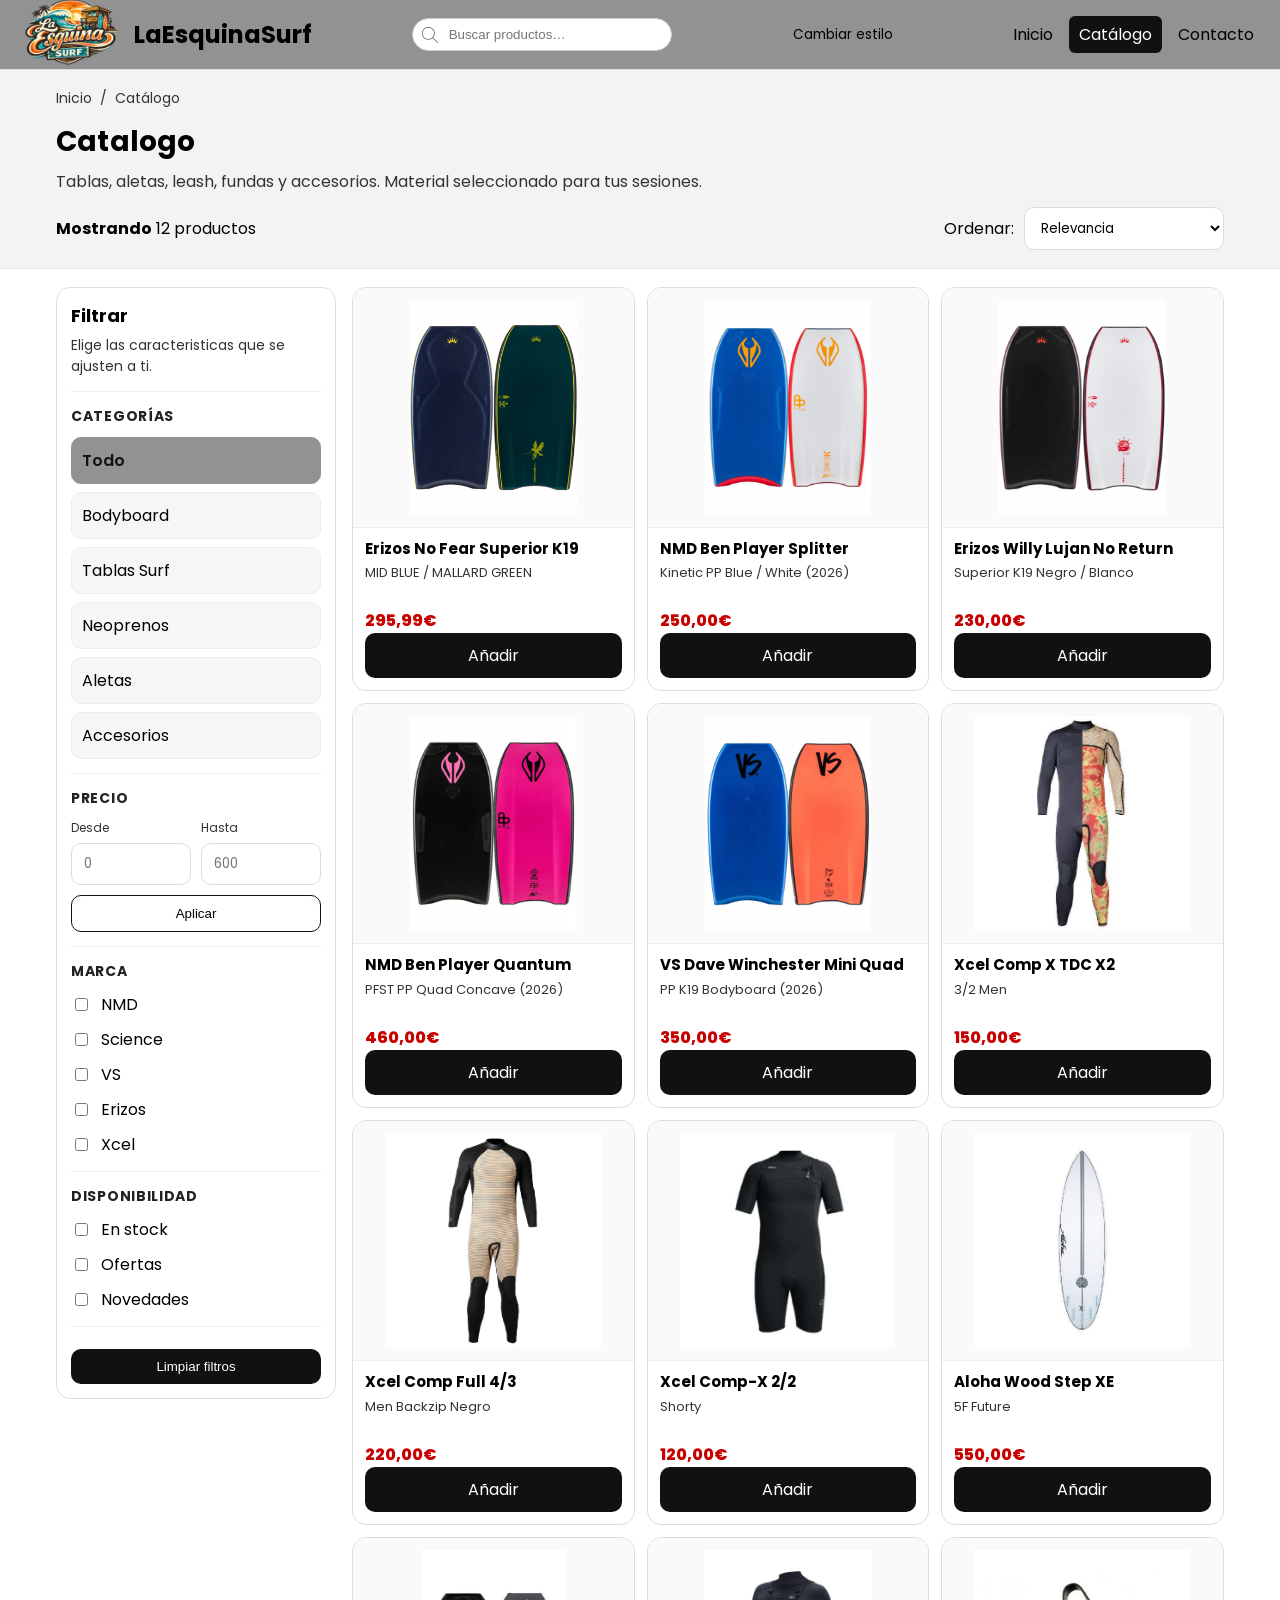
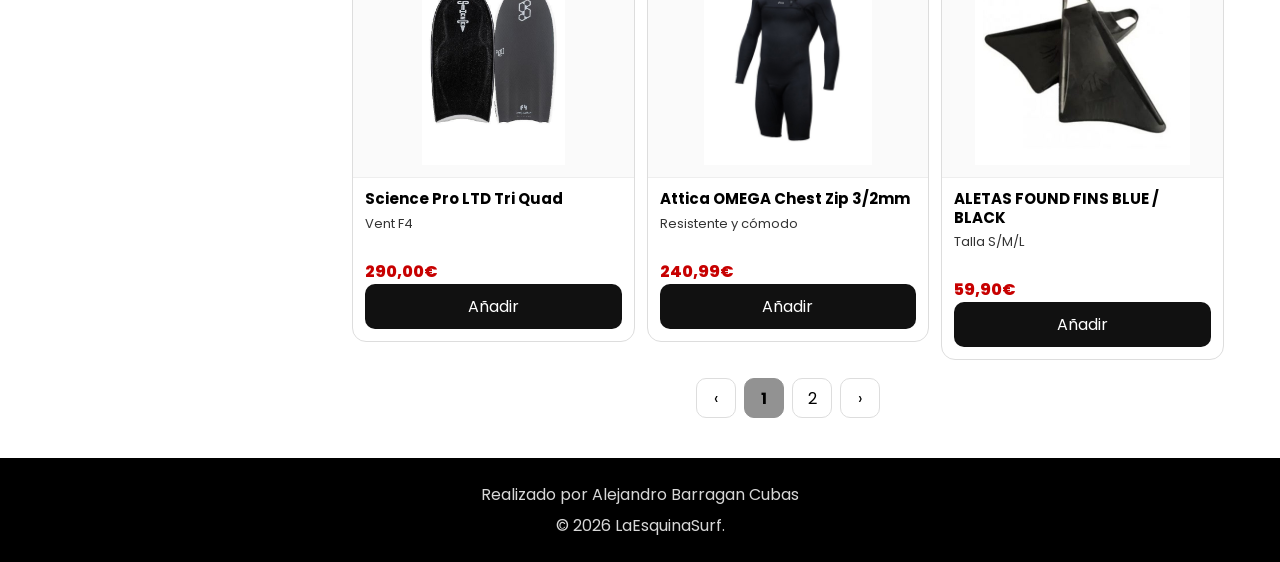
<file: Paginas/Catalogos/catalogo.html>
<!DOCTYPE html>
<html lang="en">
<head>
    <meta charset="UTF-8">
    <meta name="viewport" content="width=device-width, initial-scale=1.0">

  <title>LaEsquinaSurf | Catálogo</title>
  <link rel="shortcut icon" href="../../imagenes/LOGO.png" type="image/x-icon">

  <!-- Google Fonts -->
  <link rel="preconnect" href="https://fonts.googleapis.com">
  <link rel="preconnect" href="https://fonts.gstatic.com" crossorigin>
  <link href="https://fonts.googleapis.com/css2?family=Poppins:wght@100;200;300;400;500;600;700;800;900&display=swap" rel="stylesheet">

  <link rel="stylesheet" href="../../CSS/estilocatalogo.css" />

</head>


<body id="pagina" class="claro">
  <!-- ===== HEADER  ===== -->
  <header class="header">
    <div class="nombre-tienda">
      <a class="logo" href="../../index.html">
        <img src="../../imagenes/LOGO.png" alt="Logo LaEsquinaSurf">
        <h2>LaEsquinaSurf</h2>
      </a>
    </div>

    <div class="buscador">
      <img class="icono-lupa" src="../../imagenes/lupa.png" alt="Buscar">
      <input id="buscar" type="text" placeholder="Buscar productos…">
    </div>

    <button onclick="cambiarModo()" id="botonModo" class="btn-modo">Cambiar estilo</button>


    <nav class="nav" aria-label="Navegación principal">
      <a href="../../index.html">Inicio</a>
      <a class="is-active" href="catalogo.html">Catálogo</a>
      <a href="../contacto/contacto.html">Contacto</a>
    
    </nav>
  </header>

  <main>
    <!-- ===== portada / CABECERA DE CATEGORÍA ===== -->
    <section class="catalogo-portada">
      <div class="catalogo-portada-interior">
        <nav class="Directorio" aria-label="Directorio">
          <a href="index.html">Inicio</a>
          <span aria-hidden="true">/</span>
          <span>Catálogo</span>
          
        </nav>

        <div class="titulo-catalogo">
          <h1>Catalogo</h1>
          <p>Tablas, aletas, leash, fundas y accesorios. Material seleccionado para tus sesiones.</p>
        </div>

        <div class="contar-productos">
          <div class="resultados">
            <strong>Mostrando</strong> 12 productos
          </div>

          <label class="ordenar">
            <span>Ordenar:</span>
            <select>
              <option value="relevancia">Relevancia</option>
              <option value="precio-asc">Precio: menor a mayor</option>
              <option value="precio-desc">Precio: mayor a menor</option>
              <option value="novedades">Novedades</option>
            </select>
          </label>
        </div>
      </div>
    </section>

    <!--  LAYOUT FILTROS  LISTADO  -->
    <section class="catalogo">
      <!-- ASIDE FILTROS -->
      <aside class="filtros" aria-label="Filtros del catálogo">
        <div class="filtro-bloque">
          <h2>Filtrar</h2>
          <p class="filtro-ayuda">Elige las caracteristicas que se ajusten a ti.</p>
        </div>

        <div class="filtro-bloque">
          <h3>Categorías</h3>
          <ul class="filtro-lista">
            <li><a class="filtro-link is-active" href="catalogo.html">Todo</a></li>
            <li><a class="filtro-link" href="catalogobodyboard.html">Bodyboard</a></li>
            <li><a class="filtro-link" href="catalogotablas.html">Tablas Surf</a></li>
            <li><a class="filtro-link" href="catalogoneoprenos.html">Neoprenos</a></li>
            <li><a class="filtro-link" href="catalogoaletas.html">Aletas</a></li>
            <li><a class="filtro-link" href="catalogoaccesorios.html">Accesorios</a></li>
          </ul>
        </div>

        <div class="filtro-bloque">
          <h3>Precio</h3>
          <div class="precio-flex">
            <label>
              <span>Desde</span>
              <input type="number" min="0" step="1" placeholder="0">
            </label>
            <label>
              <span>Hasta</span>
              <input type="number" min="0" step="1" placeholder="600">
            </label>
          </div>
          <button class="btn-sec" type="button">Aplicar</button>
        </div>

        <div class="filtro-bloque">
          <h3>Marca</h3>
          <label class="check"><input type="checkbox"> NMD</label>
          <label class="check"><input type="checkbox"> Science</label>
          <label class="check"><input type="checkbox"> VS</label>
          <label class="check"><input type="checkbox"> Erizos</label>
          <label class="check"><input type="checkbox"> Xcel</label>
        </div>

        <div class="filtro-bloque">
          <h3>Disponibilidad</h3>
          <label class="check"><input type="checkbox"> En stock</label>
          <label class="check"><input type="checkbox"> Ofertas</label>
          <label class="check"><input type="checkbox"> Novedades</label>
        </div>

        <div class="filtro-bloque">
          <button class="btn" type="button">Limpiar filtros</button>
        </div>
  
      </aside>

      <!-- LISTADO PRODUCTOS -->
      <section class="listado" aria-label="Listado de productos">
        <div class="productos-flex">
          <!-- Usa tus imágenes ya existentes para que te funcione sin añadir assets nuevos -->
          <article class="producto">
            <a class="producto-media" href="#">
              <img src="../../imagenes/Galeria1.png" alt="Bodyboard Erizos No Fear Superior K19">
            </a>
          
            <div class="producto-info">
              <h3 class="producto-nombre">Erizos No Fear Superior K19</h3>
              <p class="producto-desc">MID BLUE / MALLARD GREEN</p>
              <div class="producto-meta">
                <span class="precio">295,99€</span>
             </div>
              <a class="btn-add" href="#">Añadir</a>
            </div>    
          </article>

          <article class="producto">
            <a class="producto-media" href="#">
              <img src="../../imagenes/Galeria2.png" alt="NMD Ben Player Splitter Channel Kinetic PP">
            </a>
            <div class="producto-info">
              <h3 class="producto-nombre">NMD Ben Player Splitter</h3>
              <p class="producto-desc">Kinetic PP Blue / White (2026)</p>
              <div class="producto-meta">
                <span class="precio">250,00€</span>
              </div>
              <a class="btn-add" href="#">Añadir</a>
            </div>
          </article>

          <article class="producto">
            <a class="producto-media" href="#">
              <img src="../../imagenes/Galeria3.png" alt="Erizos Willy Lujan No Return Superior K19">
            </a>
            <div class="producto-info">
              <h3 class="producto-nombre">Erizos Willy Lujan No Return</h3>
              <p class="producto-desc">Superior K19 Negro / Blanco</p>
              <div class="producto-meta">
                <span class="precio">230,00€</span>
              </div>
              <a class="btn-add" href="#">Añadir</a>
            </div>
          </article>

          <article class="producto">
            <a class="producto-media" href="#">
              <img src="../../imagenes/galeria4.png" alt="NMD Ben Player Quantum PFST">
            </a>
            <div class="producto-info">
              <h3 class="producto-nombre">NMD Ben Player Quantum</h3>
              <p class="producto-desc">PFST PP Quad Concave (2026)</p>
              <div class="producto-meta">
                <span class="precio">460,00€</span>
              </div>
              <a class="btn-add" href="#">Añadir</a>
            </div>
          </article>

          <article class="producto">
            <a class="producto-media" href="#">
              <img src="../../imagenes/Galrai5.png" alt="VS Dave Winchester Mini Quad PP K19">
            </a>
            <div class="producto-info">
              <h3 class="producto-nombre">VS Dave Winchester Mini Quad</h3>
              <p class="producto-desc">PP K19 Bodyboard (2026)</p>
              <div class="producto-meta">
                <span class="precio">350,00€</span>
              </div>
              <a class="btn-add" href="#">Añadir</a>
            </div>
          </article>

          <article class="producto">
            <a class="producto-media" href="#">
              <img src="../../imagenes/Gslaria6.jpg" alt="Traje Xcel Comp X TDC X2 3/2 Men">
            </a>
            <div class="producto-info">
              <h3 class="producto-nombre">Xcel Comp X TDC X2</h3>
              <p class="producto-desc">3/2 Men</p>
              <div class="producto-meta">
                <span class="precio">150,00€</span>
              </div>
              <a class="btn-add" href="#">Añadir</a>
            </div>
          </article>

          <article class="producto">
            <a class="producto-media" href="#">
              <img src="../../imagenes/Galeria7.png" alt="Traje Xcel Comp Full 4/3 Men Backzip Negro">
            </a>
            <div class="producto-info">
              <h3 class="producto-nombre">Xcel Comp Full 4/3</h3>
              <p class="producto-desc">Men Backzip Negro</p>
              <div class="producto-meta">
                <span class="precio">220,00€</span>
              </div>
              <a class="btn-add" href="#">Añadir</a>
            </div>
          </article>

          <article class="producto">
            <a class="producto-media" href="#">
              <img src="../../imagenes/galeria8.jpg" alt="Traje Xcel Comp-X 2/2 Shorty">
            </a>
            <div class="producto-info">
              <h3 class="producto-nombre">Xcel Comp-X 2/2</h3>
              <p class="producto-desc">Shorty</p>
              <div class="producto-meta">
                <span class="precio">120,00€</span>
              </div>
              <a class="btn-add" href="#">Añadir</a>
            </div>
          </article>

          <article class="producto">
            <a class="producto-media" href="#">
              <img src="../../imagenes/Galaeria.jpg" alt="Tabla Aloha Wood Step XE 5F Future">
            </a>
            <div class="producto-info">
              <h3 class="producto-nombre">Aloha Wood Step XE</h3>
              <p class="producto-desc">5F Future</p>
              <div class="producto-meta">
                <span class="precio">550,00€</span>
              </div>
              <a class="btn-add" href="#">Añadir</a>
            </div>
          </article>

          <article class="producto">
            <a class="producto-media" href="#">
              <img src="../../imagenes/Galaraia10.jpg" alt="Bodyboard Science Pro LTD Tri Quad Vent F4">
            </a>
            <div class="producto-info">
              <h3 class="producto-nombre">Science Pro LTD Tri Quad</h3>
              <p class="producto-desc">Vent F4</p>
              <div class="producto-meta">
                <span class="precio">290,00€</span>
              </div>
              <a class="btn-add" href="#">Añadir</a>
            </div>
          </article>

          <article class="producto">
            <a class="producto-media" href="#">
              <img src="../../imagenes/neopreno.png" alt="Neopreno">
            </a>
            <div class="producto-info">
              <h3 class="producto-nombre">Attica OMEGA Chest Zip 3/2mm</h3>
              <p class="producto-desc">Resistente y cómodo</p>
              <div class="producto-meta">
                <span class="precio">240,99€</span>
              </div>
              <a class="btn-add" href="#">Añadir</a>
            </div>
          </article>

          <article class="producto">
            <a class="producto-media" href="#">
              <img src="../../imagenes/alETAS.jpg" alt="Accesorios">
            </a>
            <div class="producto-info">
              <h3 class="producto-nombre">ALETAS FOUND FINS BLUE / BLACK</h3>
              <p class="producto-desc">Talla S/M/L</p>
              <div class="producto-meta">
                <span class="precio">59,90€</span>
              </div>
              <a class="btn-add" href="#">Añadir</a>
            </div>
          </article>
        </div>

        <!-- PAGINACIÓN -->
        <nav class="paginacion" aria-label="Paginación">
          <a class="pag-btn" href="#" aria-disabled="true">‹</a>
          <a class="pag-num is-current" href="catalogo.html">1</a>
          <a class="pag-num" href="catalogo2.html">2</a>
         
          <a class="pag-btn" href="catalogo2.html">›</a>
        </nav>
      </section>
    </section>
  </main>

  <!-- FOOTER  -->
  <footer class="footer">
    <div class="footer-bottom">
      <p>Realizado por Alejandro Barragan Cubas</p>
      <p>© 2026 LaEsquinaSurf.</p>
    </div>
  </footer>

<script src="../../JS/fase5.js"></script>


</body>
</html>
</file>
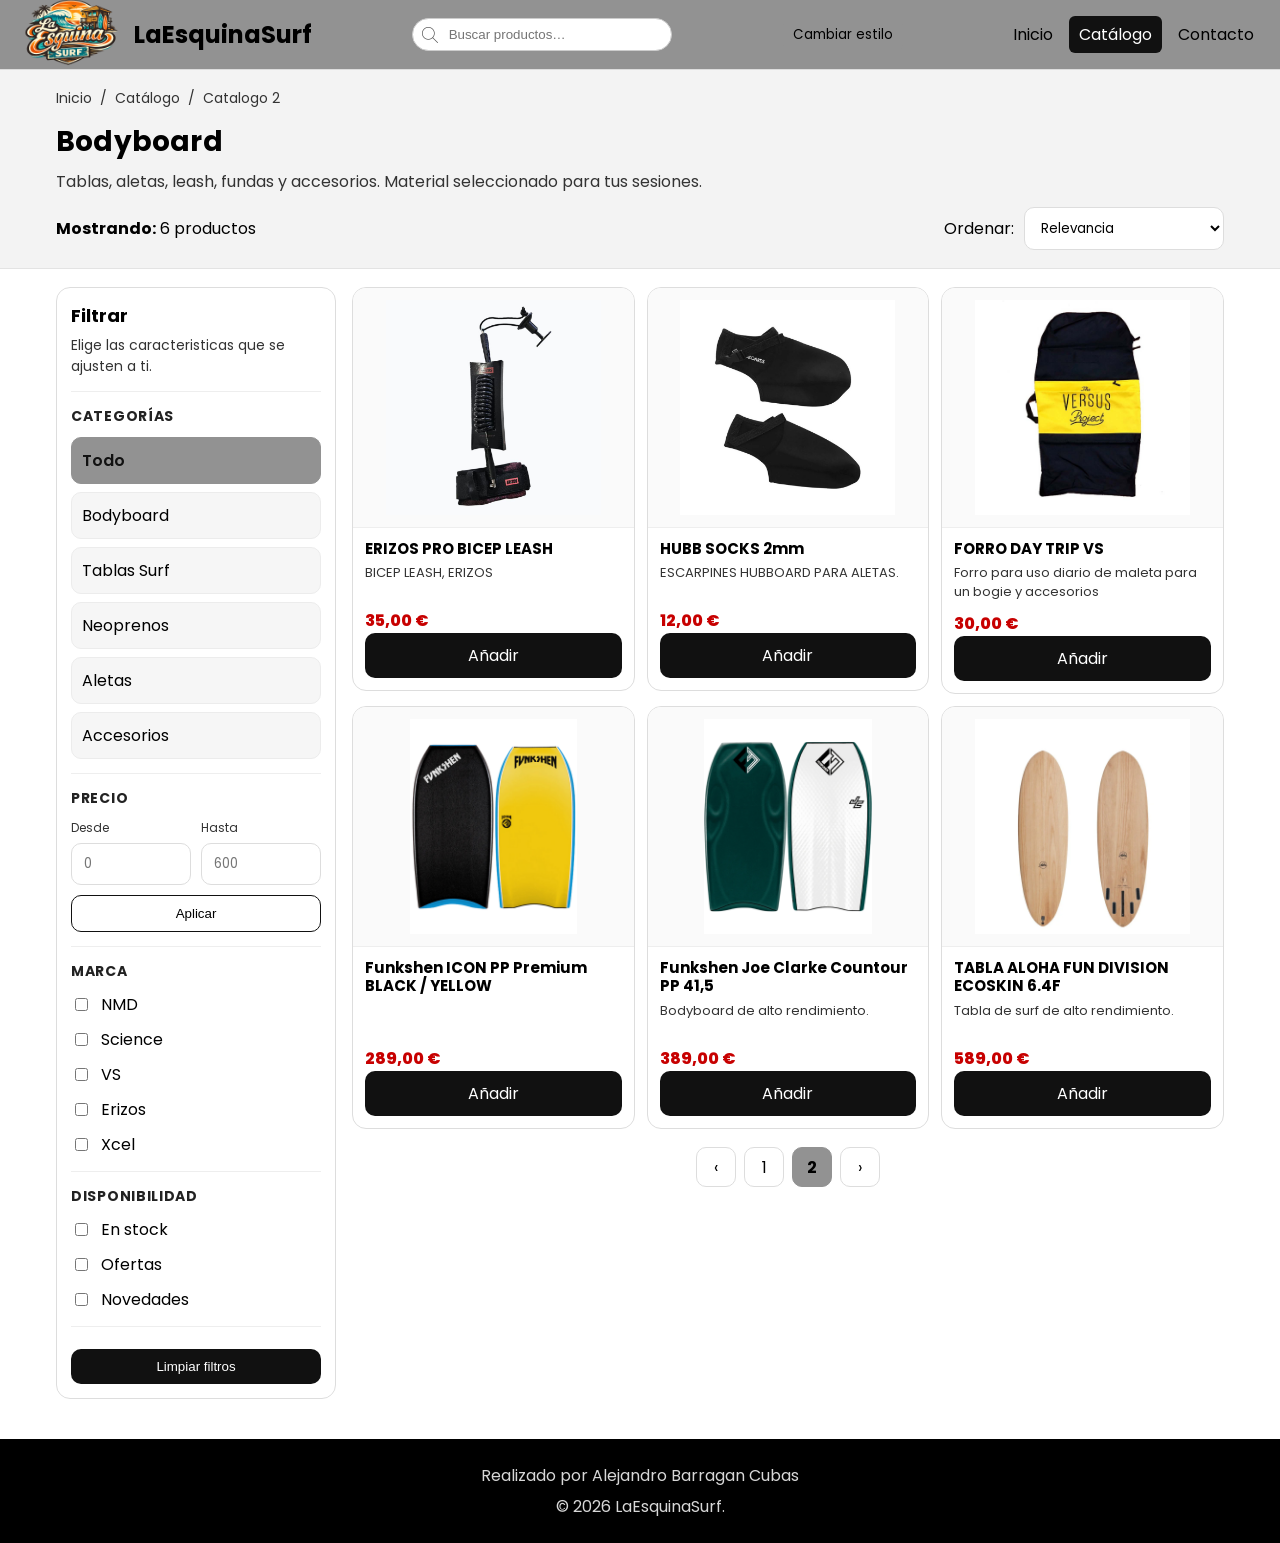
<file: Paginas/Catalogos/catalogo2.html>
<!DOCTYPE html>
<html lang="en">
<head>
    <meta charset="UTF-8">
    <meta name="viewport" content="width=device-width, initial-scale=1.0">
   
  <title>LaEsquinaSurf | Catálogo</title>
  <link rel="shortcut icon" href="../../imagenes/LOGO.png" type="image/x-icon">

  <!-- Google Fonts -->
  <link rel="preconnect" href="https://fonts.googleapis.com">
  <link rel="preconnect" href="https://fonts.gstatic.com" crossorigin>
  <link href="https://fonts.googleapis.com/css2?family=Poppins:wght@100;200;300;400;500;600;700;800;900&display=swap" rel="stylesheet">

  <link rel="stylesheet" href="../../CSS/estilocatalogo.css" />
</head>



<body id="pagina" class="claro">
  <!-- ===== HEADER  ===== -->
  <header class="header">
    <div class="nombre-tienda">
      <a class="logo" href="index.html">
        <img src="../../imagenes/LOGO.png" alt="Logo LaEsquinaSurf">
        <h2>LaEsquinaSurf</h2>
      </a>
    </div>

    <div class="buscador">
      <img class="icono-lupa" src="../../imagenes/lupa.png" alt="Buscar">
      <input id="buscar" type="text" placeholder="Buscar productos…">
    </div>

    <button onclick="cambiarModo()" id="botonModo" class="btn-modo">Cambiar estilo</button>


   <nav class="nav" aria-label="Navegación principal">
      <a href="../../index.html">Inicio</a>
      <a class="is-active" href="catalogo.html">Catálogo</a>
      <a href="../contacto/contacto.html">Contacto</a>
    
</a>
    </nav>
  </header>

  <main>
    <!-- ===== portada / CABECERA DE CATEGORÍA ===== -->
    <section class="catalogo-portada">
      <div class="catalogo-portada-interior">
        <nav class="Directorio" aria-label="Directorio">
          <a href="index.html">Inicio</a>
          <span aria-hidden="true">/</span>
          <span>Catálogo</span>
          <span aria-hidden="true">/</span>
          <span>Catalogo 2</span>
        </nav>

        <div class="titulo-catalogo">
          <h1>Bodyboard</h1>
          <p>Tablas, aletas, leash, fundas y accesorios. Material seleccionado para tus sesiones.</p>
        </div>

        <div class="contar-productos">
          <div class="resultados">
            <strong>Mostrando:</strong> 6 productos
          </div>

          <label class="ordenar">
            <span>Ordenar:</span>
            <select>
              <option value="relevancia">Relevancia</option>
              <option value="precio-asc">Precio: menor a mayor</option>
              <option value="precio-desc">Precio: mayor a menor</option>
              <option value="novedades">Novedades</option>
            </select>
          </label>
        </div>
      </div>
    </section>

    <!--  LAYOUT FILTROS  LISTADO  -->
    <section class="catalogo">
      <!-- ASIDE FILTROS -->
      <aside class="filtros" aria-label="Filtros del catálogo">
        <div class="filtro-bloque">
          <h2>Filtrar</h2>
          <p class="filtro-ayuda">Elige las caracteristicas que se ajusten a ti.</p>
        </div>

        <div class="filtro-bloque">
          <h3>Categorías</h3>
          <ul class="filtro-lista">
            <li><a class="filtro-link is-active" href="catalogo.html">Todo</a></li>
            <li><a class="filtro-link" href="catalogobodyboard.html">Bodyboard</a></li>
            <li><a class="filtro-link" href="catalogotablas.html">Tablas Surf</a></li>
            <li><a class="filtro-link" href="catalogoneoprenos.html">Neoprenos</a></li>
            <li><a class="filtro-link" href="catalogoaletas.html">Aletas</a></li>
            <li><a class="filtro-link" href="catalogoaccesorios.html">Accesorios</a></li>
          </ul>
        </div>

        <div class="filtro-bloque">
          <h3>Precio</h3>
          <div class="precio-flex">
            <label>
              <span>Desde</span>
              <input type="number" min="0" step="1" placeholder="0">
            </label>
            <label>
              <span>Hasta</span>
              <input type="number" min="0" step="1" placeholder="600">
            </label>
          </div>
          <button class="btn-sec" type="button">Aplicar</button>
        </div>

        <div class="filtro-bloque">
          <h3>Marca</h3>
          <label class="check"><input type="checkbox"> NMD</label>
          <label class="check"><input type="checkbox"> Science</label>
          <label class="check"><input type="checkbox"> VS</label>
          <label class="check"><input type="checkbox"> Erizos</label>
          <label class="check"><input type="checkbox"> Xcel</label>
        </div>

        <div class="filtro-bloque">
          <h3>Disponibilidad</h3>
          <label class="check"><input type="checkbox"> En stock</label>
          <label class="check"><input type="checkbox"> Ofertas</label>
          <label class="check"><input type="checkbox"> Novedades</label>
        </div>

        <div class="filtro-bloque">
          <button class="btn" type="button">Limpiar filtros</button>
        </div>
      </aside>

      <!-- LISTADO PRODUCTOS -->
      <section class="listado" aria-label="Listado de productos">
        <div class="productos-flex">
          <!-- Usa tus imágenes ya existentes para que te funcione sin añadir assets nuevos -->

          <article class="producto">
            <a class="producto-media" href="#">
              <img src="../../imagenes/LEASH.jpg" alt="ERIZOS PRO BICEP LEASH">
            </a>
            <div class="producto-info">
              <h3 class="producto-nombre">ERIZOS PRO BICEP LEASH</h3>
              <p class="producto-desc">BICEP LEASH, ERIZOS</p>
              <div class="producto-meta">
                <span class="precio">35,00 €</span>
              </div>
              <a class="btn-add" href="#">Añadir</a>
            </div>
          </article>

          <article class="producto">
            <a class="producto-media" href="#">
              <img src="../../imagenes/Calcetines.png" alt="HUBB SOCKS 2mm">
            </a>
            <div class="producto-info">
              <h3 class="producto-nombre">HUBB SOCKS 2mm</h3>
              <p class="producto-desc">ESCARPINES HUBBOARD PARA ALETAS.</p>
              <div class="producto-meta">
                <span class="precio">12,00 €</span>
              </div>
              <a class="btn-add" href="#">Añadir</a>
            </div>
          </article>

          <article class="producto">
            <a class="producto-media" href="#">
              <img src="../../imagenes/Forro bogie.jpg" alt="FORRO DAY TRIP VS">
            </a>
            <div class="producto-info">
              <h3 class="producto-nombre">FORRO DAY TRIP VS</h3>
              <p class="producto-desc">Forro para uso diario de maleta para un bogie  y accesorios</p>
              <div class="producto-meta">
                <span class="precio">30,00 €</span>
              </div>
              <a class="btn-add" href="#">Añadir</a>
            </div>
          </article>

          <article class="producto">
            <a class="producto-media" href="#">
              <img src="../../imagenes/boogiecata2.png" alt="Funkshen ICON PP Premium BLACK / YELLOW">
            </a>
            <div class="producto-info">
              <h3 class="producto-nombre">Funkshen ICON PP Premium BLACK / YELLOW</h3>
              <p class="producto-desc"></p>
              <div class="producto-meta">
                <span class="precio">289,00 €</span>
              </div>
              <a class="btn-add" href="#">Añadir</a>
            </div>
          </article>

          <article class="producto">
            <a class="producto-media" href="#">
              <img src="../../imagenes/Bodyboardcata2.png" alt="Funkshen Joe Clarke Countour PP 41,5">
            </a>
            <div class="producto-info">
              <h3 class="producto-nombre">Funkshen Joe Clarke Countour PP 41,5</h3>
              <p class="producto-desc">Bodyboard de alto rendimiento. 
             </p>
              <div class="producto-meta">
                <span class="precio">389,00 €</span>
              </div>
              <a class="btn-add" href="#">Añadir</a>
            </div>
          </article>

           <article class="producto">
            <a class="producto-media" href="#">
              <img src="../../imagenes/tabla surf cta 2.png" alt="TABLA ALOHA FUN DIVISION ECOSKIN 6.4F">
            </a>
            <div class="producto-info">
              <h3 class="producto-nombre">TABLA ALOHA FUN DIVISION ECOSKIN 6.4F</h3>
              <p class="producto-desc">Tabla de surf de alto rendimiento. 
             </p>
              <div class="producto-meta">
                <span class="precio">589,00 €</span>
              </div>
              <a class="btn-add" href="#">Añadir</a>
            </div>
          </article>

          
        </div>

        <!-- PAGINACIÓN -->
        <nav class="paginacion" aria-label="Paginación">
          <a class="pag-btn" href="catalogo.html" aria-disabled="true">‹</a>
          <a class="pag-num " href="catalogo.html">1</a>
          <a class="pag-num is-current" href="catalogo2.html">2</a>
         
          <a class="pag-btn" href="#">›</a>
        </nav>
      </section>
    </section>
  </main>

  <!-- FOOTER  -->
  <footer class="footer">
    <div class="footer-bottom">
      <p>Realizado por Alejandro Barragan Cubas</p>
      <p>© 2026 LaEsquinaSurf.</p>
    </div>
  </footer>

<script src="../../JS/fase5.js"></script>


</body>
</html>
</file>
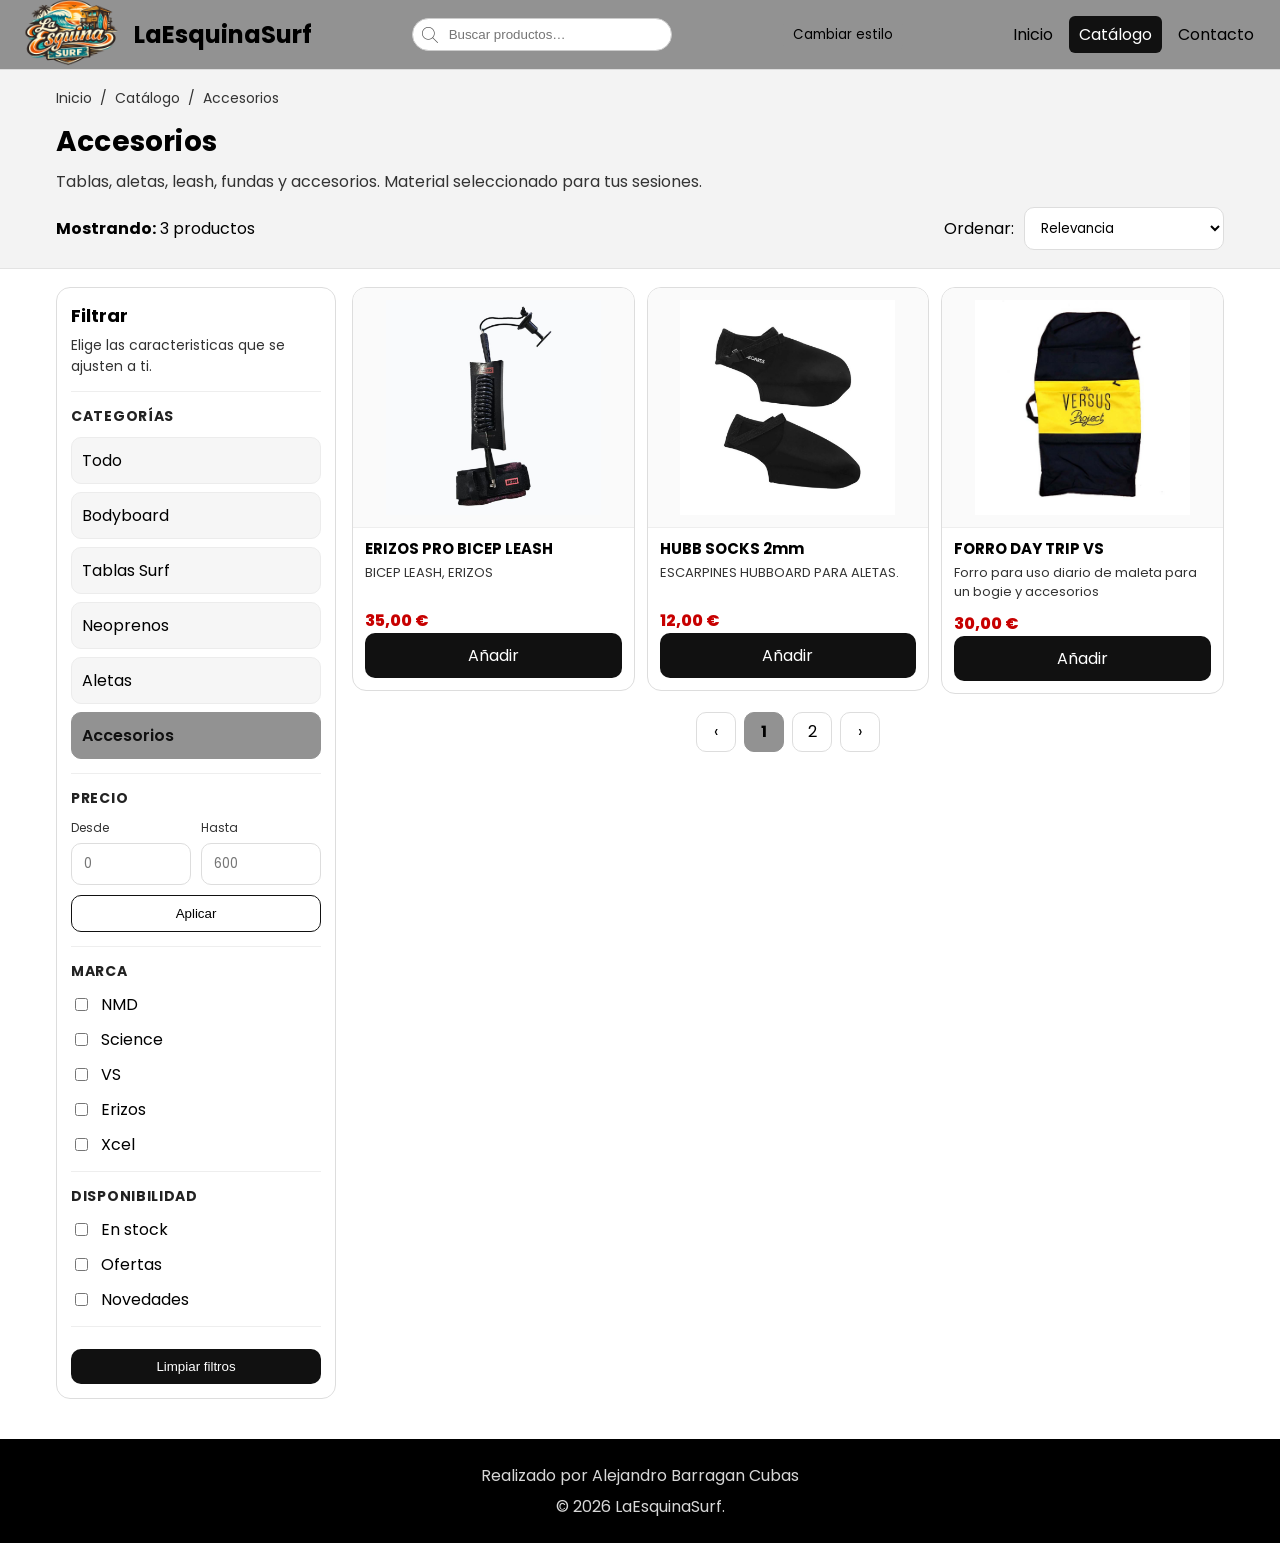
<file: Paginas/Catalogos/catalogoaccesorios.html>
<!DOCTYPE html>
<html lang="en">
<head>
    <meta charset="UTF-8">
    <meta name="viewport" content="width=device-width, initial-scale=1.0">
   
  <title>LaEsquinaSurf | Catálogo</title>
  <link rel="shortcut icon" href="../../imagenes/LOGO.png" type="image/x-icon">

  <!-- Google Fonts -->
  <link rel="preconnect" href="https://fonts.googleapis.com">
  <link rel="preconnect" href="https://fonts.gstatic.com" crossorigin>
  <link href="https://fonts.googleapis.com/css2?family=Poppins:wght@100;200;300;400;500;600;700;800;900&display=swap" rel="stylesheet">

  <link rel="stylesheet" href="../../CSS/estilocatalogo.css" />
</head>


<body id="pagina" class="claro">
  <!-- ===== HEADER  ===== -->
  <header class="header">
    <div class="nombre-tienda">
      <a class="logo" href="../../index.html">
        <img src="../../imagenes/LOGO.png" alt="Logo LaEsquinaSurf">
        <h2>LaEsquinaSurf</h2>
      </a>
    </div>

    <div class="buscador">
      <img class="icono-lupa" src="../../imagenes/lupa.png" alt="Buscar">
      <input id="buscar" type="text" placeholder="Buscar productos…">
    </div>

    <button onclick="cambiarModo()" id="botonModo" class="btn-modo">Cambiar estilo</button>


    <nav class="nav" aria-label="Navegación principal">
      <a href="../../index.html">Inicio</a>
      <a class="is-active" href="catalogo.html">Catálogo</a>
      <a href="../contacto/contacto.html">Contacto</a>
  
</a>
    </nav>
  </header>

  <main>
    <!-- ===== portada / CABECERA DE CATEGORÍA ===== -->
    <section class="catalogo-portada">
      <div class="catalogo-portada-interior">
        <nav class="Directorio" aria-label="Directorio">
          <a href="index.html">Inicio</a>
          <span aria-hidden="true">/</span>
          <span>Catálogo</span>
          <span aria-hidden="true">/</span>
          <span>Accesorios</span>
        </nav>

        <div class="titulo-catalogo">
          <h1>Accesorios</h1>
          <p>Tablas, aletas, leash, fundas y accesorios. Material seleccionado para tus sesiones.</p>
        </div>

        <div class="contar-productos">
          <div class="resultados">
            <strong>Mostrando:</strong> 3 productos
          </div>

          <label class="ordenar">
            <span>Ordenar:</span>
            <select>
              <option value="relevancia">Relevancia</option>
              <option value="precio-asc">Precio: menor a mayor</option>
              <option value="precio-desc">Precio: mayor a menor</option>
              <option value="novedades">Novedades</option>
            </select>
          </label>
        </div>
      </div>
    </section>

    <!--  LAYOUT FILTROS  LISTADO  -->
    <section class="catalogo">
      <!-- ASIDE FILTROS -->
      <aside class="filtros" aria-label="Filtros del catálogo">
        <div class="filtro-bloque">
          <h2>Filtrar</h2>
          <p class="filtro-ayuda">Elige las caracteristicas que se ajusten a ti.</p>
        </div>

        <div class="filtro-bloque">
          <h3>Categorías</h3>
          <ul class="filtro-lista">
            <li><a class="filtro-link" href="catalogo.html">Todo</a></li>
            <li><a class="filtro-link" href="catalogobodyboard.html">Bodyboard</a></li>
            <li><a class="filtro-link" href="catalogotablas.html">Tablas Surf</a></li>
            <li><a class="filtro-link" href="catalogoneoprenos.html">Neoprenos</a></li>
            <li><a class="filtro-link" href="catalogoaletas.html">Aletas</a></li>
            <li><a class="filtro-link is-active" href="catalogoaccesorios.html">Accesorios</a></li>
          </ul>
        </div>

        <div class="filtro-bloque">
          <h3>Precio</h3>
          <div class="precio-flex">
            <label>
              <span>Desde</span>
              <input type="number" min="0" step="1" placeholder="0">
            </label>
            <label>
              <span>Hasta</span>
              <input type="number" min="0" step="1" placeholder="600">
            </label>
          </div>
          <button class="btn-sec" type="button">Aplicar</button>
        </div>

        <div class="filtro-bloque">
          <h3>Marca</h3>
          <label class="check"><input type="checkbox"> NMD</label>
          <label class="check"><input type="checkbox"> Science</label>
          <label class="check"><input type="checkbox"> VS</label>
          <label class="check"><input type="checkbox"> Erizos</label>
          <label class="check"><input type="checkbox"> Xcel</label>
        </div>

        <div class="filtro-bloque">
          <h3>Disponibilidad</h3>
          <label class="check"><input type="checkbox"> En stock</label>
          <label class="check"><input type="checkbox"> Ofertas</label>
          <label class="check"><input type="checkbox"> Novedades</label>
        </div>

        <div class="filtro-bloque">
          <button class="btn" type="button">Limpiar filtros</button>
        </div>
      </aside>

      <!-- LISTADO PRODUCTOS -->
      <section class="listado" aria-label="Listado de productos">
        <div class="productos-flex">

           <article class="producto">
            <a class="producto-media" href="#">
              <img src="../../imagenes/LEASH.jpg" alt="ERIZOS PRO BICEP LEASH">
            </a>
            <div class="producto-info">
              <h3 class="producto-nombre">ERIZOS PRO BICEP LEASH</h3>
              <p class="producto-desc">BICEP LEASH, ERIZOS</p>
              <div class="producto-meta">
                <span class="precio">35,00 €</span>
              </div>
              <a class="btn-add" href="#">Añadir</a>
            </div>
          </article>

          <article class="producto">
            <a class="producto-media" href="#">
              <img src="../../imagenes/Calcetines.png" alt="HUBB SOCKS 2mm">
            </a>
            <div class="producto-info">
              <h3 class="producto-nombre">HUBB SOCKS 2mm</h3>
              <p class="producto-desc">ESCARPINES HUBBOARD PARA ALETAS.</p>
              <div class="producto-meta">
                <span class="precio">12,00 €</span>
              </div>
              <a class="btn-add" href="#">Añadir</a>
            </div>
          </article>

          <article class="producto">
            <a class="producto-media" href="#">
              <img src="../../imagenes/Forro bogie.jpg" alt="FORRO DAY TRIP VS">
            </a>
            <div class="producto-info">
              <h3 class="producto-nombre">FORRO DAY TRIP VS</h3>
              <p class="producto-desc">Forro para uso diario de maleta para un bogie  y accesorios</p>
              <div class="producto-meta">
                <span class="precio">30,00 €</span>
              </div>
              <a class="btn-add" href="#">Añadir</a>
            </div>
          </article>
          
        </div>

        <!-- PAGINACIÓN -->
        <nav class="paginacion" aria-label="Paginación">
          <a class="pag-btn" href="#" aria-disabled="true">‹</a>
          <a class="pag-num is-current" href="catalogo.html">1</a>
          <a class="pag-num" href="catalogo2.html">2</a>
          
          <a class="pag-btn" href="#">›</a>
        </nav>
      </section>
    </section>
  </main>

  <!-- FOOTER  -->
  <footer class="footer">
    <div class="footer-bottom">
      <p>Realizado por Alejandro Barragan Cubas</p>
      <p>© 2026 LaEsquinaSurf.</p>
    </div>
  </footer>

<script src="../../JS/fase5.js"></script>


</body>
</html>
</file>
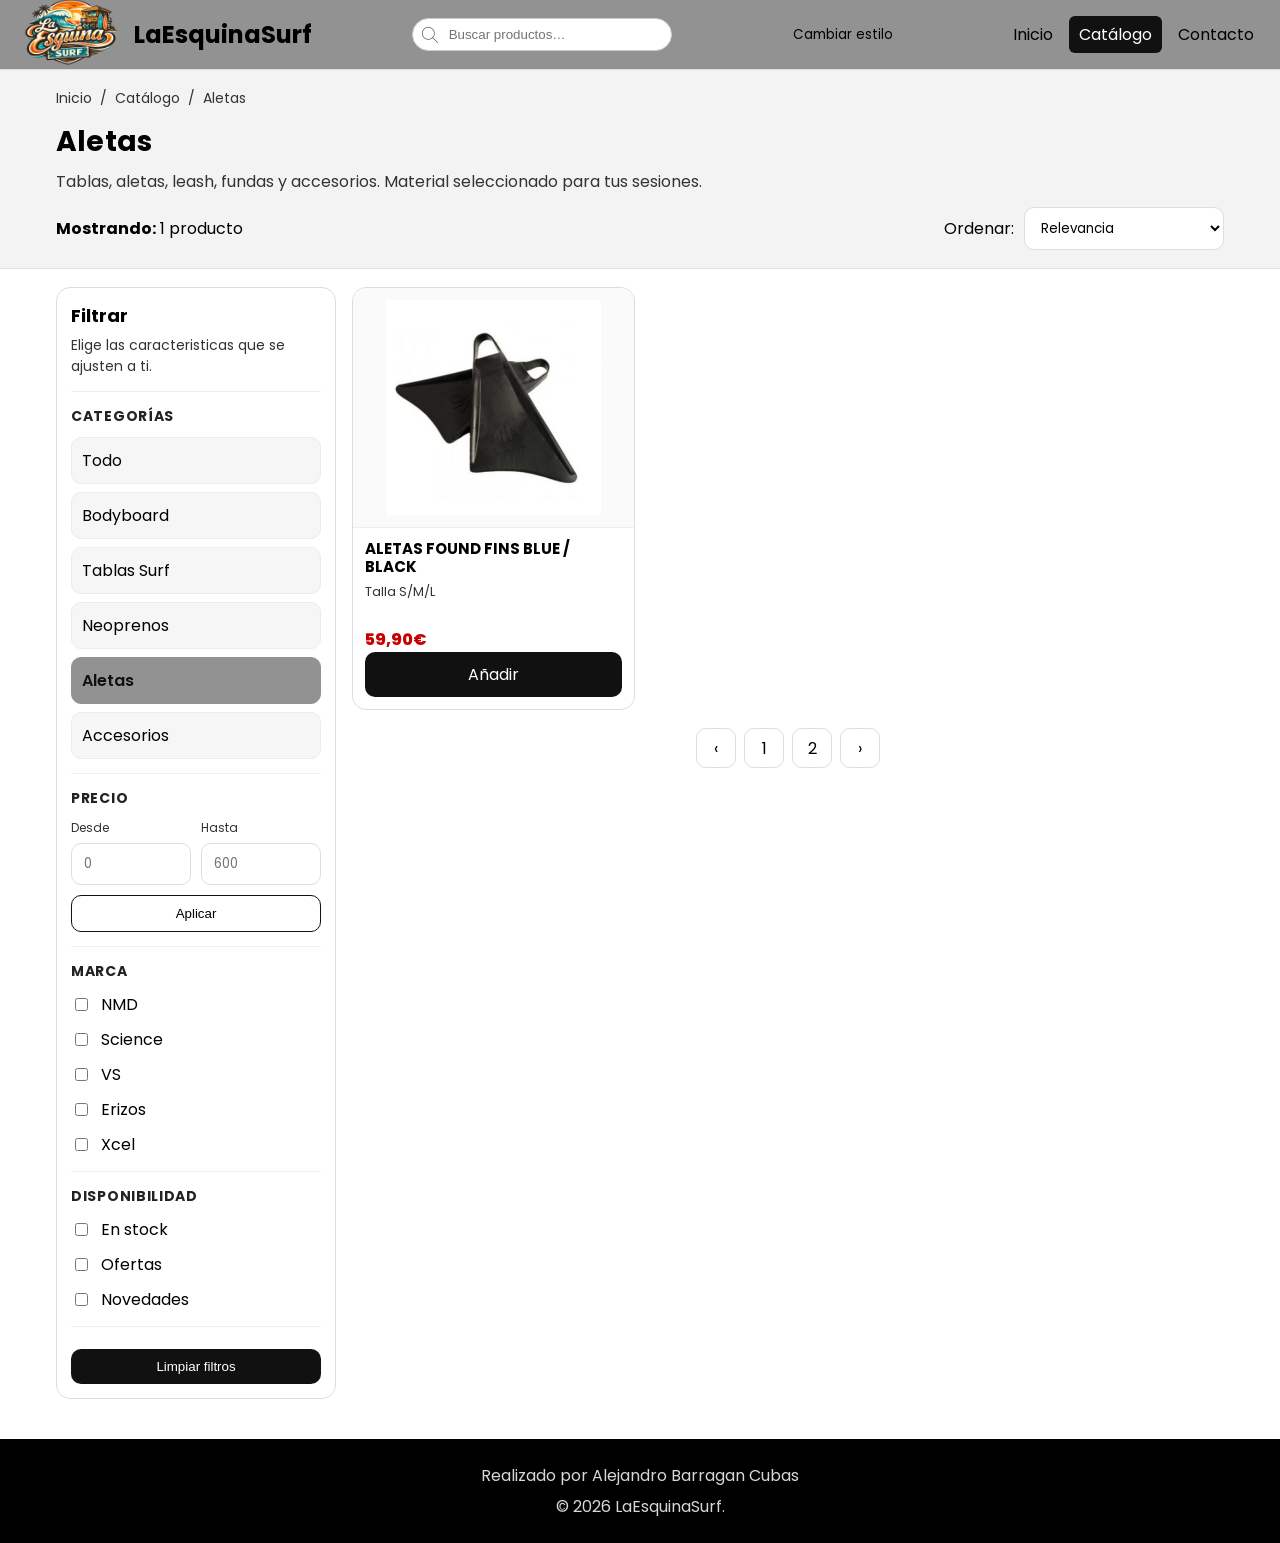
<file: Paginas/Catalogos/catalogoaletas.html>
<!DOCTYPE html>
<html lang="en">
<head>
    <meta charset="UTF-8">
    <meta name="viewport" content="width=device-width, initial-scale=1.0">
  
  <title>LaEsquinaSurf | Catálogo</title>
  <link rel="shortcut icon" href="../../imagenes/LOGO.png" type="image/x-icon">

  <!-- Google Fonts -->
  <link rel="preconnect" href="https://fonts.googleapis.com">
  <link rel="preconnect" href="https://fonts.gstatic.com" crossorigin>
  <link href="https://fonts.googleapis.com/css2?family=Poppins:wght@100;200;300;400;500;600;700;800;900&display=swap" rel="stylesheet">

  <link rel="stylesheet" href="../../CSS/estilocatalogo.css" />
</head>

<body id="pagina" class="claro">
  <!-- ===== HEADER  ===== -->
  <header class="header">
    <div class="nombre-tienda">
      <a class="logo" href="../../index.html">
        <img src="../../imagenes/LOGO.png" alt="Logo LaEsquinaSurf">
        <h2>LaEsquinaSurf</h2>
      </a>
    </div>

    <div class="buscador">
      <img class="icono-lupa" src="../../imagenes/lupa.png" alt="Buscar">
      <input id="buscar" type="text" placeholder="Buscar productos…">
    </div>

    <button onclick="cambiarModo()" id="botonModo" class="btn-modo">Cambiar estilo</button>


   <nav class="nav" aria-label="Navegación principal">
      <a href="../../index.html">Inicio</a>
      <a class="is-active" href="catalogo.html">Catálogo</a>
      <a href="../contacto/contacto.html">Contacto</a>
    
</a>
    </nav>
  </header>

  <main>
    <!-- ===== portada / CABECERA DE CATEGORÍA ===== -->
    <section class="catalogo-portada">
      <div class="catalogo-portada-interior">
        <nav class="Directorio" aria-label="Directorio">
          <a href="index.html">Inicio</a>
          <span aria-hidden="true">/</span>
          <span>Catálogo</span>
          <span aria-hidden="true">/</span>
          <span>Aletas</span>
        </nav>

        <div class="titulo-catalogo">
          <h1>Aletas</h1>
          <p>Tablas, aletas, leash, fundas y accesorios. Material seleccionado para tus sesiones.</p>
        </div>

        <div class="contar-productos">
          <div class="resultados">
            <strong>Mostrando:</strong> 1 producto
          </div>

          <label class="ordenar">
            <span>Ordenar:</span>
            <select>
              <option value="relevancia">Relevancia</option>
              <option value="precio-asc">Precio: menor a mayor</option>
              <option value="precio-desc">Precio: mayor a menor</option>
              <option value="novedades">Novedades</option>
            </select>
          </label>
        </div>
      </div>
    </section>

    <!--  LAYOUT FILTROS  LISTADO  -->
    <section class="catalogo">
      <!-- ASIDE FILTROS -->
      <aside class="filtros" aria-label="Filtros del catálogo">
        <div class="filtro-bloque">
          <h2>Filtrar</h2>
          <p class="filtro-ayuda">Elige las caracteristicas que se ajusten a ti.</p>
        </div>

        <div class="filtro-bloque">
          <h3>Categorías</h3>
          <ul class="filtro-lista">
            <li><a class="filtro-link" href="catalogo.html">Todo</a></li>
            <li><a class="filtro-link" href="catalogobodyboard.html">Bodyboard</a></li>
            <li><a class="filtro-link" href="catalogotablas.html">Tablas Surf</a></li>
            <li><a class="filtro-link" href="catalogoneoprenos.html">Neoprenos</a></li>
            <li><a class="filtro-link is-active" href="catalogoaletas.html">Aletas</a></li>
            <li><a class="filtro-link" href="catalogoaccesorios.html">Accesorios</a></li>
          </ul>
        </div>

        <div class="filtro-bloque">
          <h3>Precio</h3>
          <div class="precio-flex">
            <label>
              <span>Desde</span>
              <input type="number" min="0" step="1" placeholder="0">
            </label>
            <label>
              <span>Hasta</span>
              <input type="number" min="0" step="1" placeholder="600">
            </label>
          </div>
          <button class="btn-sec" type="button">Aplicar</button>
        </div>

        <div class="filtro-bloque">
          <h3>Marca</h3>
          <label class="check"><input type="checkbox"> NMD</label>
          <label class="check"><input type="checkbox"> Science</label>
          <label class="check"><input type="checkbox"> VS</label>
          <label class="check"><input type="checkbox"> Erizos</label>
          <label class="check"><input type="checkbox"> Xcel</label>
        </div>

        <div class="filtro-bloque">
          <h3>Disponibilidad</h3>
          <label class="check"><input type="checkbox"> En stock</label>
          <label class="check"><input type="checkbox"> Ofertas</label>
          <label class="check"><input type="checkbox"> Novedades</label>
        </div>

        <div class="filtro-bloque">
          <button class="btn" type="button">Limpiar filtros</button>
        </div>
      </aside>

      <!-- LISTADO PRODUCTOS -->
      <section class="listado" aria-label="Listado de productos">
        <div class="productos-flex">

          <article class="producto">
            <a class="producto-media" href="#">
              <img src="../../imagenes/alETAS.jpg" alt="Accesorios">
            </a>
            <div class="producto-info">
              <h3 class="producto-nombre">ALETAS FOUND FINS BLUE / BLACK</h3>
              <p class="producto-desc">Talla S/M/L</p>
              <div class="producto-meta">
                <span class="precio">59,90€</span>
              </div>
              <a class="btn-add" href="#">Añadir</a>
            </div>
          </article>
        </div>

        <!-- PAGINACIÓN -->
        <nav class="paginacion" aria-label="Paginación">
          <a class="pag-btn" href="#" aria-disabled="true">‹</a>
          <a class="pag-num" href="catalogo.html">1</a>
          <a class="pag-num" href="catalogo2.html">2</a>
         
          <a class="pag-btn" href="#">›</a>
        </nav>
      </section>
    </section>
  </main>

  <!-- FOOTER  -->
  <footer class="footer">
    <div class="footer-bottom">
      <p>Realizado por Alejandro Barragan Cubas</p>
      <p>© 2026 LaEsquinaSurf.</p>
    </div>
  </footer>

<script src="../../JS/fase5.js"></script>


</body>
</html>
</file>
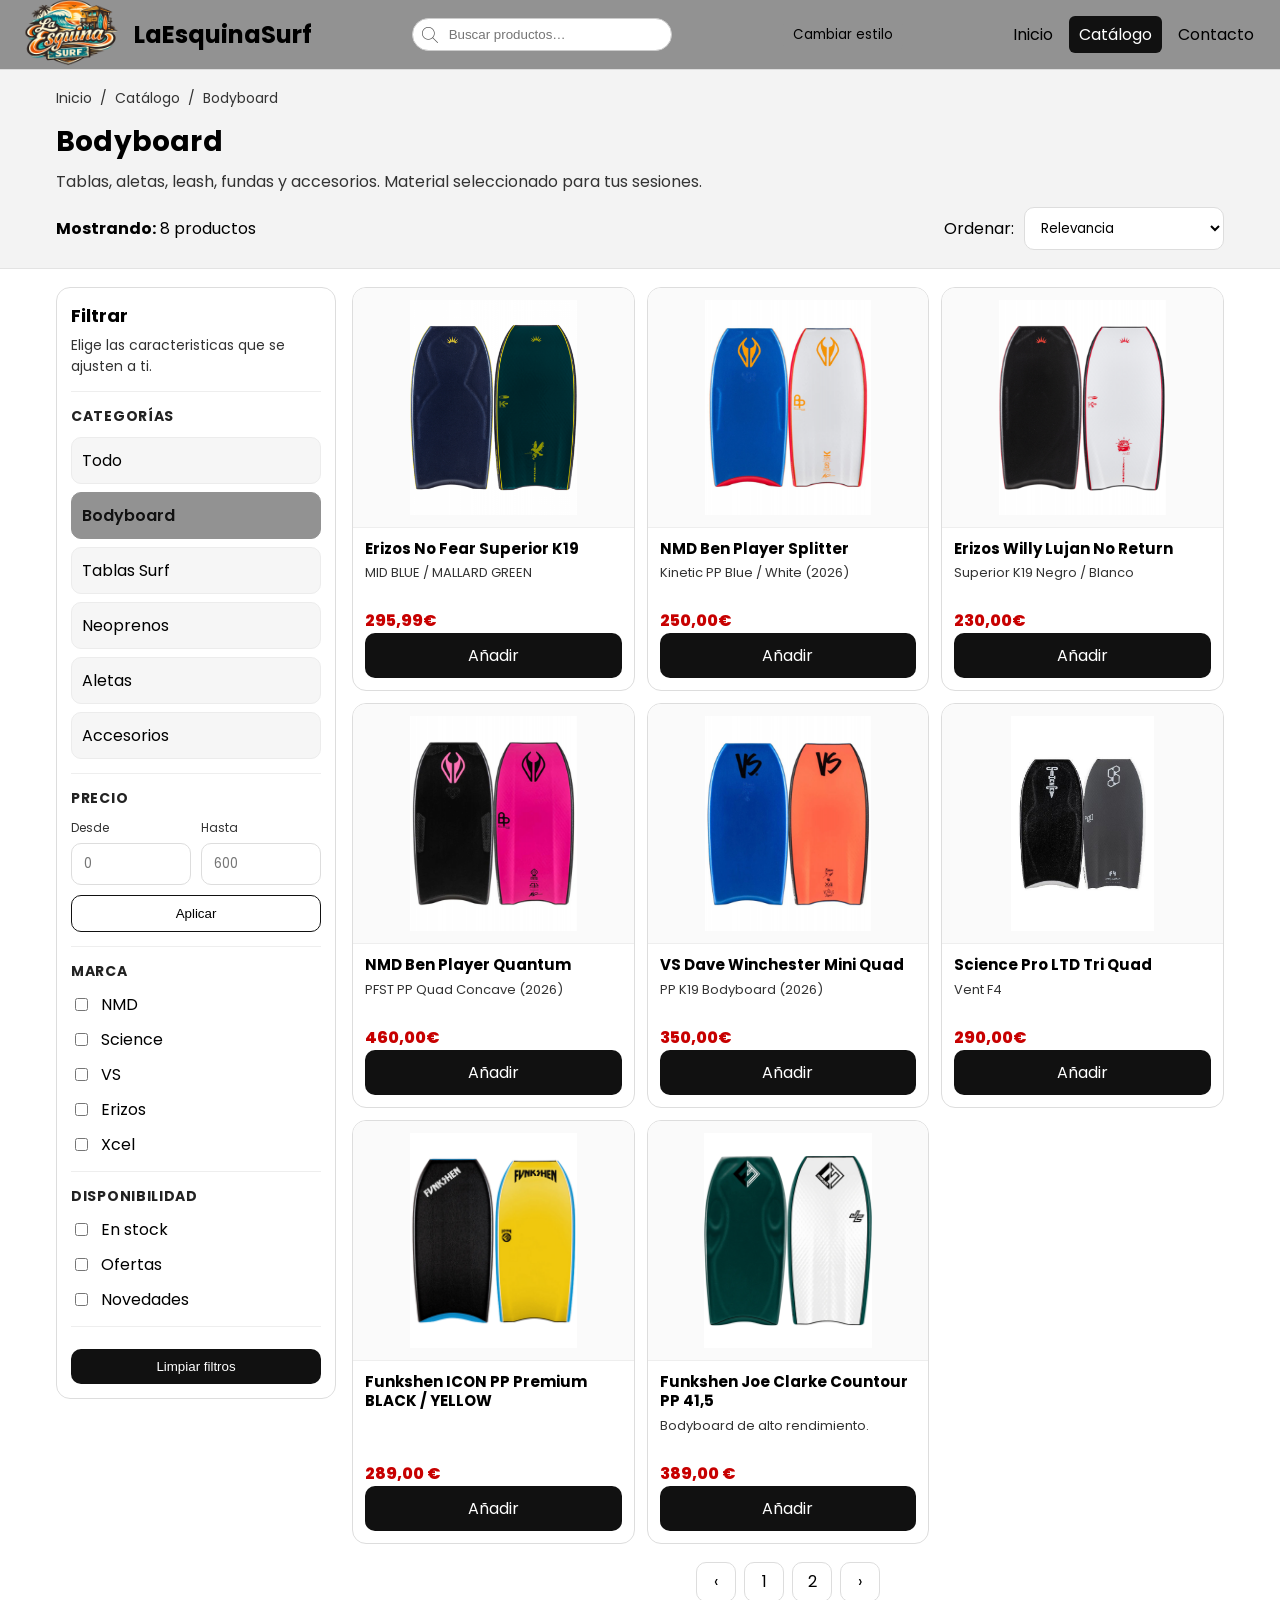
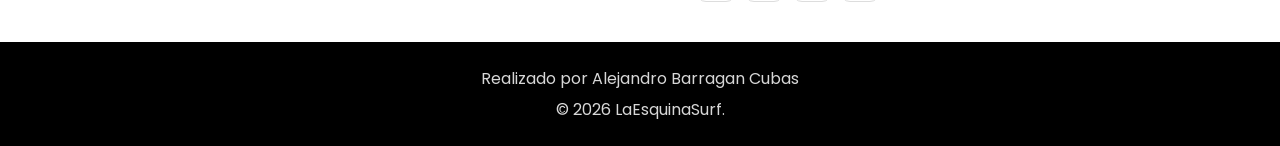
<file: Paginas/Catalogos/catalogobodyboard.html>
<!DOCTYPE html>
<html lang="en">
<head>
    <meta charset="UTF-8">
    <meta name="viewport" content="width=device-width, initial-scale=1.0">
  
  <title>LaEsquinaSurf | Catálogo</title>
  <link rel="shortcut icon" href="../../imagenes/LOGO.png" type="image/x-icon">

  <!-- Google Fonts -->
  <link rel="preconnect" href="https://fonts.googleapis.com">
  <link rel="preconnect" href="https://fonts.gstatic.com" crossorigin>
  <link href="https://fonts.googleapis.com/css2?family=Poppins:wght@100;200;300;400;500;600;700;800;900&display=swap" rel="stylesheet">

  <link rel="stylesheet" href="../../CSS/estilocatalogo.css" />
</head>



<body id="pagina" class="claro">
  <!-- ===== HEADER  ===== -->
  <header class="header">
    <div class="nombre-tienda">
     <a class="logo" href="../../index.html">
        <img src="../../imagenes/LOGO.png" alt="Logo LaEsquinaSurf">
        <h2>LaEsquinaSurf</h2>
      </a>
    </div>

    <div class="buscador">
      <img class="icono-lupa" src="../../imagenes/lupa.png" alt="Buscar">
      <input id="buscar" type="text" placeholder="Buscar productos…">
    </div>
    
    <button onclick="cambiarModo()" id="botonModo" class="btn-modo">Cambiar estilo</button>


<nav class="nav" aria-label="Navegación principal">
      <a href="../../index.html">Inicio</a>
      <a class="is-active" href="catalogo.html">Catálogo</a>
      <a href="../contacto/contacto.html">Contacto</a>
      
</a>
    </nav>
  </header>

  <main>
    <!-- ===== portada / CABECERA DE CATEGORÍA ===== -->
    <section class="catalogo-portada">
      <div class="catalogo-portada-interior">
        <nav class="Directorio" aria-label="Directorio">
          <a href="index.html">Inicio</a>
          <span aria-hidden="true">/</span>
          <span>Catálogo</span>
          <span aria-hidden="true">/</span>
          <span>Bodyboard</span>
        </nav>

        <div class="titulo-catalogo">
          <h1>Bodyboard</h1>
          <p>Tablas, aletas, leash, fundas y accesorios. Material seleccionado para tus sesiones.</p>
        </div>

        <div class="contar-productos">
          <div class="resultados">
            <strong>Mostrando:</strong> 8 productos
          </div>

          <label class="ordenar">
            <span>Ordenar:</span>
            <select>
              <option value="relevancia">Relevancia</option>
              <option value="precio-asc">Precio: menor a mayor</option>
              <option value="precio-desc">Precio: mayor a menor</option>
              <option value="novedades">Novedades</option>
            </select>
          </label>
        </div>
      </div>
    </section>

    <!--  LAYOUT FILTROS  LISTADO  -->
    <section class="catalogo">
      <!-- ASIDE FILTROS -->
      <aside class="filtros" aria-label="Filtros del catálogo">
        <div class="filtro-bloque">
          <h2>Filtrar</h2>
          <p class="filtro-ayuda">Elige las caracteristicas que se ajusten a ti.</p>
        </div>

        <div class="filtro-bloque">
          <h3>Categorías</h3>
          <ul class="filtro-lista">
            <li><a class="filtro-link" href="catalogo.html">Todo</a></li>
            <li><a class="filtro-link is-active" href="catalogobodyboard.html">Bodyboard</a></li>
            <li><a class="filtro-link" href="catalogotablas.html">Tablas Surf</a></li>
            <li><a class="filtro-link" href="catalogoneoprenos.html">Neoprenos</a></li>
            <li><a class="filtro-link" href="catalogoaletas.html">Aletas</a></li>
            <li><a class="filtro-link" href="catalogoaccesorios.html">Accesorios</a></li>
          </ul>
        </div>

        <div class="filtro-bloque">
          <h3>Precio</h3>
          <div class="precio-flex">
            <label>
              <span>Desde</span>
              <input type="number" min="0" step="1" placeholder="0">
            </label>
            <label>
              <span>Hasta</span>
              <input type="number" min="0" step="1" placeholder="600">
            </label>
          </div>
          <button class="btn-sec" type="button">Aplicar</button>
        </div>

        <div class="filtro-bloque">
          <h3>Marca</h3>
          <label class="check"><input type="checkbox"> NMD</label>
          <label class="check"><input type="checkbox"> Science</label>
          <label class="check"><input type="checkbox"> VS</label>
          <label class="check"><input type="checkbox"> Erizos</label>
          <label class="check"><input type="checkbox"> Xcel</label>
        </div>

        <div class="filtro-bloque">
          <h3>Disponibilidad</h3>
          <label class="check"><input type="checkbox"> En stock</label>
          <label class="check"><input type="checkbox"> Ofertas</label>
          <label class="check"><input type="checkbox"> Novedades</label>
        </div>

        <div class="filtro-bloque">
          <button class="btn" type="button">Limpiar filtros</button>
        </div>
      </aside>

      <!-- LISTADO PRODUCTOS -->
      <section class="listado" aria-label="Listado de productos">
        <div class="productos-flex">
          
          <article class="producto">
            <a class="producto-media" href="#">
              <img src="../../imagenes/Galeria1.png" alt="Bodyboard Erizos No Fear Superior K19">
            </a>
          
            <div class="producto-info">
              <h3 class="producto-nombre">Erizos No Fear Superior K19</h3>
              <p class="producto-desc">MID BLUE / MALLARD GREEN</p>
              <div class="producto-meta">
                <span class="precio">295,99€</span>
             </div>
              <a class="btn-add" href="#">Añadir</a>
            </div>    
          </article>

          <article class="producto">
            <a class="producto-media" href="#">
              <img src="../../imagenes/Galeria2.png" alt="NMD Ben Player Splitter Channel Kinetic PP">
            </a>
            <div class="producto-info">
              <h3 class="producto-nombre">NMD Ben Player Splitter</h3>
              <p class="producto-desc">Kinetic PP Blue / White (2026)</p>
              <div class="producto-meta">
                <span class="precio">250,00€</span>
              </div>
              <a class="btn-add" href="#">Añadir</a>
            </div>
          </article>

          <article class="producto">
            <a class="producto-media" href="#">
              <img src="../../imagenes/Galeria3.png" alt="Erizos Willy Lujan No Return Superior K19">
            </a>
            <div class="producto-info">
              <h3 class="producto-nombre">Erizos Willy Lujan No Return</h3>
              <p class="producto-desc">Superior K19 Negro / Blanco</p>
              <div class="producto-meta">
                <span class="precio">230,00€</span>
              </div>
              <a class="btn-add" href="#">Añadir</a>
            </div>
          </article>

          <article class="producto">
            <a class="producto-media" href="#">
              <img src="../../imagenes/galeria4.png" alt="NMD Ben Player Quantum PFST">
            </a>
            <div class="producto-info">
              <h3 class="producto-nombre">NMD Ben Player Quantum</h3>
              <p class="producto-desc">PFST PP Quad Concave (2026)</p>
              <div class="producto-meta">
                <span class="precio">460,00€</span>
              </div>
              <a class="btn-add" href="#">Añadir</a>
            </div>
          </article>

          <article class="producto">
            <a class="producto-media" href="#">
              <img src="../../imagenes/Galrai5.png" alt="VS Dave Winchester Mini Quad PP K19">
            </a>
            <div class="producto-info">
              <h3 class="producto-nombre">VS Dave Winchester Mini Quad</h3>
              <p class="producto-desc">PP K19 Bodyboard (2026)</p>
              <div class="producto-meta">
                <span class="precio">350,00€</span>
              </div>
              <a class="btn-add" href="#">Añadir</a>
            </div>
          </article>

          <article class="producto">
            <a class="producto-media" href="#">
              <img src="../../imagenes/Galaraia10.jpg" alt="Bodyboard Science Pro LTD Tri Quad Vent F4">
            </a>
            <div class="producto-info">
              <h3 class="producto-nombre">Science Pro LTD Tri Quad</h3>
              <p class="producto-desc">Vent F4</p>
              <div class="producto-meta">
                <span class="precio">290,00€</span>
              </div>
              <a class="btn-add" href="#">Añadir</a>
            </div>
          </article>

          <article class="producto">
            <a class="producto-media" href="#">
              <img src="../../imagenes/boogiecata2.png" alt="Funkshen ICON PP Premium BLACK / YELLOW">
            </a>
            <div class="producto-info">
              <h3 class="producto-nombre">Funkshen ICON PP Premium BLACK / YELLOW</h3>
              <p class="producto-desc"></p>
              <div class="producto-meta">
                <span class="precio">289,00 €</span>
              </div>
              <a class="btn-add" href="#">Añadir</a>
            </div>
          </article>

          <article class="producto">
            <a class="producto-media" href="#">
              <img src="../../imagenes/Bodyboardcata2.png" alt="Funkshen Joe Clarke Countour PP 41,5">
            </a>
            <div class="producto-info">
              <h3 class="producto-nombre">Funkshen Joe Clarke Countour PP 41,5</h3>
              <p class="producto-desc">Bodyboard de alto rendimiento. 
             </p>
              <div class="producto-meta">
                <span class="precio">389,00 €</span>
              </div>
              <a class="btn-add" href="#">Añadir</a>
            </div>
          </article>

        </div>

        <!-- PAGINACIÓN -->
        <nav class="paginacion" aria-label="Paginación">
          <a class="pag-btn" href="#" aria-disabled="true">‹</a>
          <a class="pag-num" href="catalogo.html">1</a>
          <a class="pag-num" href="catalogo2.html">2</a>
         
          <a class="pag-btn" href="#">›</a>
        </nav>
      </section>
    </section>
  </main>

  <!-- FOOTER  -->
  <footer class="footer">
    <div class="footer-bottom">
      <p>Realizado por Alejandro Barragan Cubas</p>
      <p>© 2026 LaEsquinaSurf.</p>
    </div>
  </footer>

<script src="../../JS/fase5.js"></script>


</body>
</html>
</file>
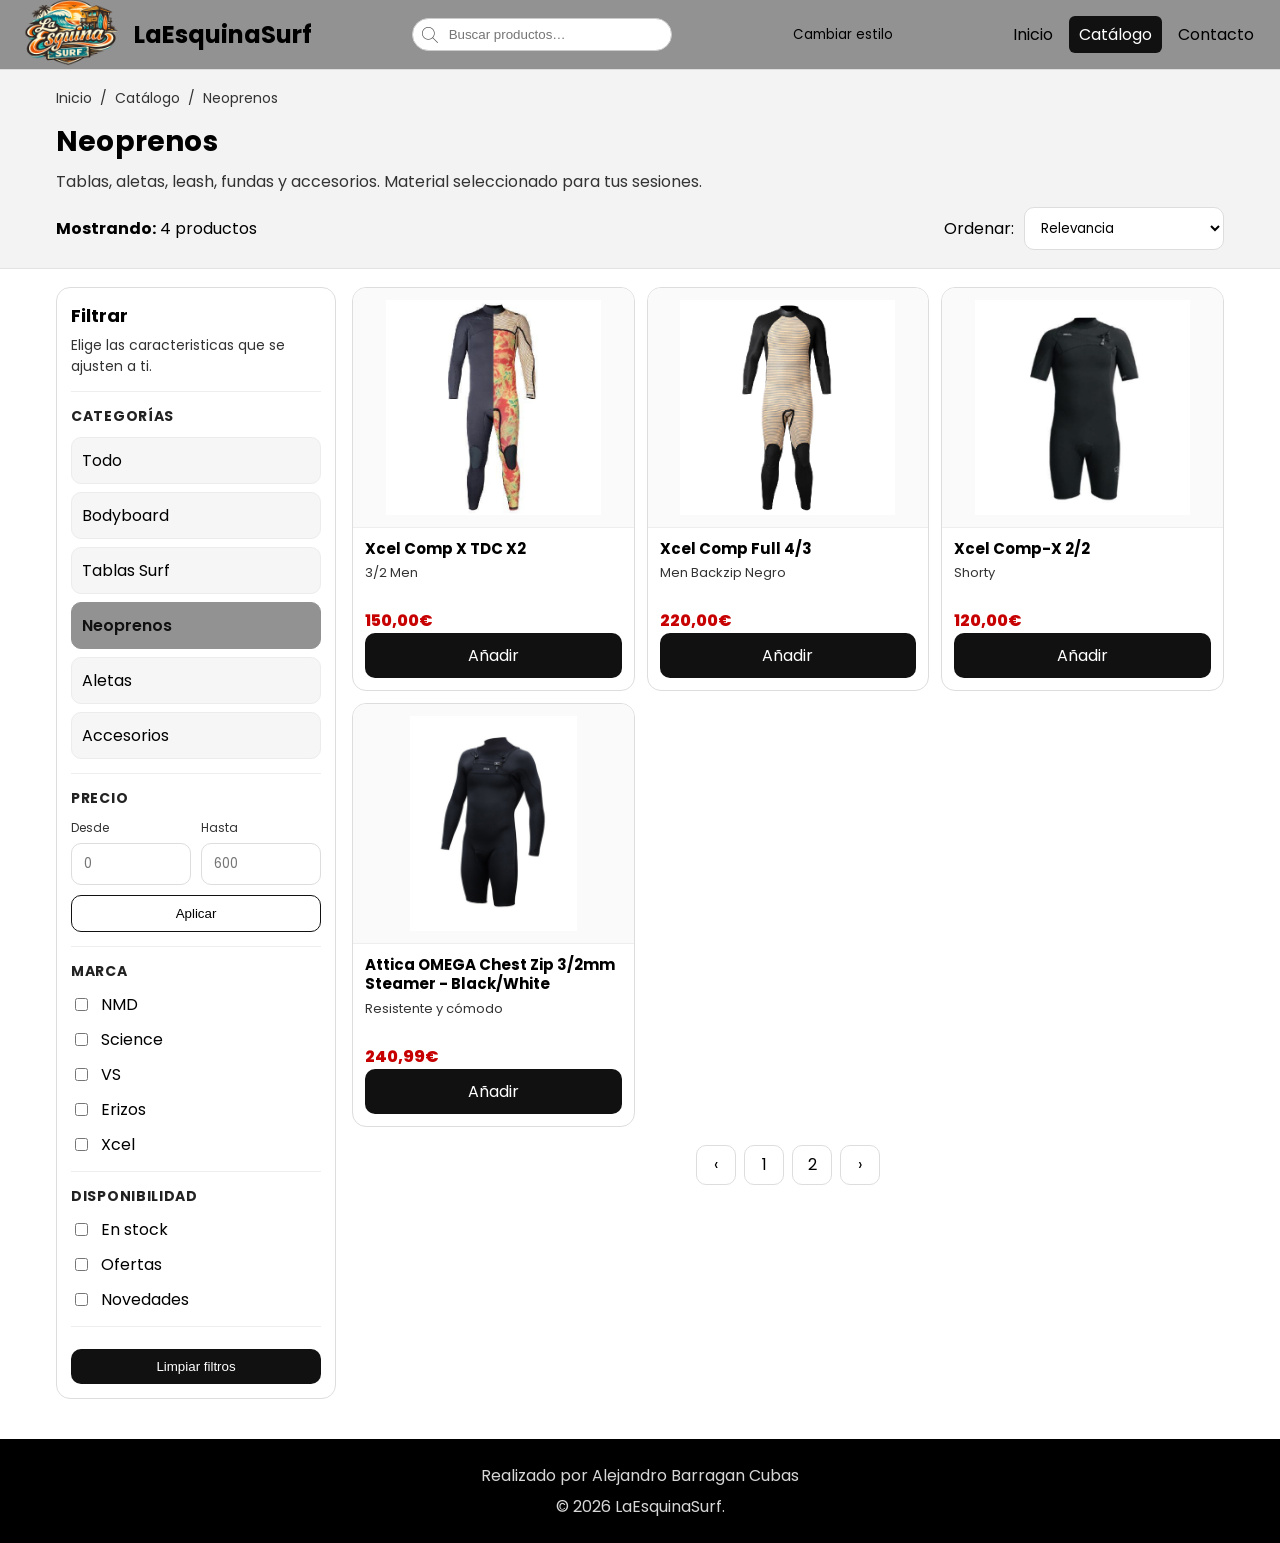
<file: Paginas/Catalogos/catalogoneoprenos.html>
<!DOCTYPE html>
<html lang="en">
<head>
    <meta charset="UTF-8">
    <meta name="viewport" content="width=device-width, initial-scale=1.0">

  <title>LaEsquinaSurf | Catálogo</title>
  <link rel="shortcut icon" href="../../imagenes/LOGO.png" type="image/x-icon">

  <!-- Google Fonts -->
  <link rel="preconnect" href="https://fonts.googleapis.com">
  <link rel="preconnect" href="https://fonts.gstatic.com" crossorigin>
  <link href="https://fonts.googleapis.com/css2?family=Poppins:wght@100;200;300;400;500;600;700;800;900&display=swap" rel="stylesheet">

  <link rel="stylesheet" href="../../CSS/estilocatalogo.css" />
</head>



<body id="pagina" class="claro">
  <!-- ===== HEADER  ===== -->
  <header class="header">
    <div class="nombre-tienda">
      <a class="logo" href="../../index.html">
        <img src="../../imagenes/LOGO.png" alt="Logo LaEsquinaSurf">
        <h2>LaEsquinaSurf</h2>
      </a>
    </div>

    <div class="buscador">
      <img class="icono-lupa" src="../../imagenes/lupa.png" alt="Buscar">
      <input id="buscar" type="text" placeholder="Buscar productos…">
    </div>

    <button onclick="cambiarModo()" id="botonModo" class="btn-modo">Cambiar estilo</button>


    <nav class="nav" aria-label="Navegación principal">
      <a href="../../index.html">Inicio</a>
      <a class="is-active" href="catalogo.html">Catálogo</a>
      <a href="../contacto/contacto.html">Contacto</a>
     
</a>
    </nav>
  </header>

  <main>
    <!-- ===== portada / CABECERA DE CATEGORÍA ===== -->
    <section class="catalogo-portada">
      <div class="catalogo-portada-interior">
        <nav class="Directorio" aria-label="Directorio">
          <a href="index.html">Inicio</a>
          <span aria-hidden="true">/</span>
          <span>Catálogo</span>
          <span aria-hidden="true">/</span>
          <span>Neoprenos</span>
        </nav>

        <div class="titulo-catalogo">
          <h1>Neoprenos</h1>
          <p>Tablas, aletas, leash, fundas y accesorios. Material seleccionado para tus sesiones.</p>
        </div>

        <div class="contar-productos">
          <div class="resultados">
            <strong>Mostrando:</strong> 4 productos
          </div>

          <label class="ordenar">
            <span>Ordenar:</span>
            <select>
              <option value="relevancia">Relevancia</option>
              <option value="precio-asc">Precio: menor a mayor</option>
              <option value="precio-desc">Precio: mayor a menor</option>
              <option value="novedades">Novedades</option>
            </select>
          </label>
        </div>
      </div>
    </section>

    <!--  LAYOUT FILTROS  LISTADO  -->
    <section class="catalogo">
      <!-- ASIDE FILTROS -->
      <aside class="filtros" aria-label="Filtros del catálogo">
        <div class="filtro-bloque">
          <h2>Filtrar</h2>
          <p class="filtro-ayuda">Elige las caracteristicas que se ajusten a ti.</p>
        </div>

        <div class="filtro-bloque">
          <h3>Categorías</h3>
          <ul class="filtro-lista">
            <li><a class="filtro-link" href="catalogo.html">Todo</a></li>
            <li><a class="filtro-link" href="catalogobodyboard.html">Bodyboard</a></li>
            <li><a class="filtro-link" href="catalogotablas.html">Tablas Surf</a></li>
            <li><a class="filtro-link is-active" href="catalogoneoprenos.html">Neoprenos</a></li>
            <li><a class="filtro-link" href="catalogoaletas.html">Aletas</a></li>
            <li><a class="filtro-link" href="#">Accesorios</a></li>
          </ul>
        </div>

        <div class="filtro-bloque">
          <h3>Precio</h3>
          <div class="precio-flex">
            <label>
              <span>Desde</span>
              <input type="number" min="0" step="1" placeholder="0">
            </label>
            <label>
              <span>Hasta</span>
              <input type="number" min="0" step="1" placeholder="600">
            </label>
          </div>
          <button class="btn-sec" type="button">Aplicar</button>
        </div>

        <div class="filtro-bloque">
          <h3>Marca</h3>
          <label class="check"><input type="checkbox"> NMD</label>
          <label class="check"><input type="checkbox"> Science</label>
          <label class="check"><input type="checkbox"> VS</label>
          <label class="check"><input type="checkbox"> Erizos</label>
          <label class="check"><input type="checkbox"> Xcel</label>
        </div>

        <div class="filtro-bloque">
          <h3>Disponibilidad</h3>
          <label class="check"><input type="checkbox"> En stock</label>
          <label class="check"><input type="checkbox"> Ofertas</label>
          <label class="check"><input type="checkbox"> Novedades</label>
        </div>

        <div class="filtro-bloque">
          <button class="btn" type="button">Limpiar filtros</button>
        </div>
      </aside>

      <!-- LISTADO PRODUCTOS -->
      <section class="listado" aria-label="Listado de productos">
        <div class="productos-flex">

          <article class="producto">
            <a class="producto-media" href="#">
              <img src="../../imagenes/Gslaria6.jpg" alt="Traje Xcel Comp X TDC X2 3/2 Men">
            </a>
            <div class="producto-info">
              <h3 class="producto-nombre">Xcel Comp X TDC X2</h3>
              <p class="producto-desc">3/2 Men</p>
              <div class="producto-meta">
                <span class="precio">150,00€</span>
              </div>
              <a class="btn-add" href="#">Añadir</a>
            </div>
          </article>

          <article class="producto">
            <a class="producto-media" href="#">
              <img src="../../imagenes/Galeria7.png" alt="Traje Xcel Comp Full 4/3 Men Backzip Negro">
            </a>
            <div class="producto-info">
              <h3 class="producto-nombre">Xcel Comp Full 4/3</h3>
              <p class="producto-desc">Men Backzip Negro</p>
              <div class="producto-meta">
                <span class="precio">220,00€</span>
              </div>
              <a class="btn-add" href="#">Añadir</a>
            </div>
          </article>

          <article class="producto">
            <a class="producto-media" href="#">
              <img src="../../imagenes/galeria8.jpg" alt="Traje Xcel Comp-X 2/2 Shorty">
            </a>
            <div class="producto-info">
              <h3 class="producto-nombre">Xcel Comp-X 2/2</h3>
              <p class="producto-desc">Shorty</p>
              <div class="producto-meta">
                <span class="precio">120,00€</span>
              </div>
              <a class="btn-add" href="#">Añadir</a>
            </div>
          </article>

          <article class="producto">
            <a class="producto-media" href="#">
              <img src="../../imagenes/neopreno.png" alt="Neopreno">
            </a>
            <div class="producto-info">
              <h3 class="producto-nombre">Attica OMEGA Chest Zip 3/2mm Steamer - Black/White</h3>
              <p class="producto-desc">Resistente y cómodo</p>
              <div class="producto-meta">
                <span class="precio">240,99€</span>
              </div>
              <a class="btn-add" href="#">Añadir</a>
            </div>
          </article>

        </div>

        <!-- PAGINACIÓN -->
        <nav class="paginacion" aria-label="Paginación">
          <a class="pag-btn" href="#" aria-disabled="true">‹</a>
          <a class="pag-num" href="catalogo.html">1</a>
          <a class="pag-num" href="catalogo2.html">2</a>
         
          <a class="pag-btn" href="#">›</a>
        </nav>
      </section>
    </section>
  </main>

  <!-- FOOTER  -->
  <footer class="footer">
    <div class="footer-bottom">
      <p>Realizado por Alejandro Barragan Cubas</p>
      <p>© 2026 LaEsquinaSurf.</p>
    </div>
  </footer>

<script src="../../JS/fase5.js"></script>


</body>
</html>
</file>
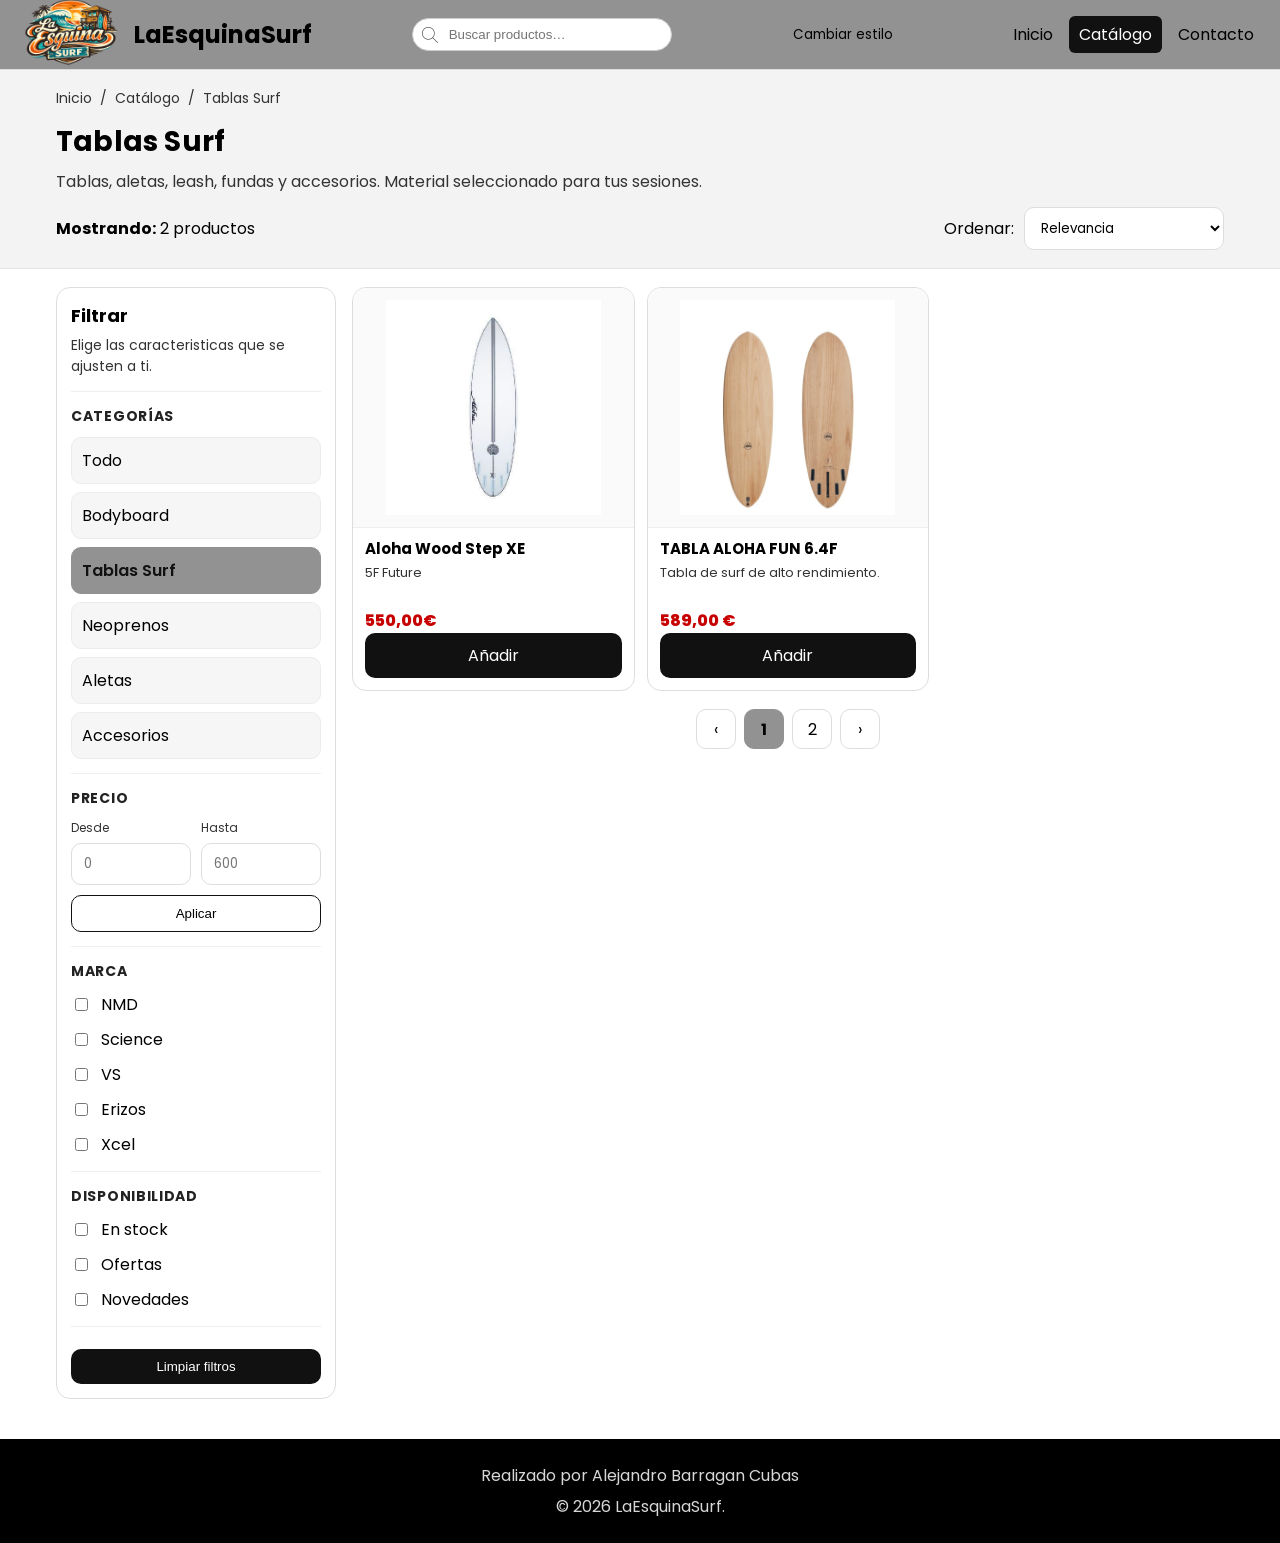
<file: Paginas/Catalogos/catalogotablas.html>
<!DOCTYPE html>
<html lang="en">
<head>
    <meta charset="UTF-8">
    <meta name="viewport" content="width=device-width, initial-scale=1.0">
  
  <title>LaEsquinaSurf | Catálogo</title>
  <link rel="shortcut icon" href="../../imagenes/LOGO.png" type="image/x-icon">

  <!-- Google Fonts -->
  <link rel="preconnect" href="https://fonts.googleapis.com">
  <link rel="preconnect" href="https://fonts.gstatic.com" crossorigin>
  <link href="https://fonts.googleapis.com/css2?family=Poppins:wght@100;200;300;400;500;600;700;800;900&display=swap" rel="stylesheet">

  <link rel="stylesheet" href="../../CSS/estilocatalogo.css" />
</head>


<body id="pagina" class="claro">
  <!-- ===== HEADER  ===== -->
  <header class="header">
    <div class="nombre-tienda">
      <a class="logo" href="../../index.html">
        <img src="../../imagenes/LOGO.png" alt="Logo LaEsquinaSurf">
        <h2>LaEsquinaSurf</h2>
      </a>
    </div>

    <div class="buscador">
      <img class="icono-lupa" src="../../imagenes/lupa.png" alt="Buscar">
      <input id="buscar" type="text" placeholder="Buscar productos…">
    </div>

    <button onclick="cambiarModo()" id="botonModo" class="btn-modo">Cambiar estilo</button>


    <nav class="nav" aria-label="Navegación principal">
      <a href="../../index.html">Inicio</a>
      <a class="is-active" href="catalogo.html">Catálogo</a>
      <a href="../contacto/contacto.html">Contacto</a>
     
</a>
    </nav>
  </header>

  <main>
    <!-- ===== portada / CABECERA DE CATEGORA ===== -->
    <section class="catalogo-portada">
      <div class="catalogo-portada-interior">
        <nav class="Directorio" aria-label="Directorio">
          <a href="index.html">Inicio</a>
          <span aria-hidden="true">/</span>
          <span>Catálogo</span>
          <span aria-hidden="true">/</span>
          <span>Tablas Surf</span>
        </nav>

        <div class="titulo-catalogo">
          <h1>Tablas Surf</h1>
          <p>Tablas, aletas, leash, fundas y accesorios. Material seleccionado para tus sesiones.</p>
        </div>

        <div class="contar-productos">
          <div class="resultados">
            <strong>Mostrando:</strong> 2 productos
          </div>

          <label class="ordenar">
            <span>Ordenar:</span>
            <select>
              <option value="relevancia">Relevancia</option>
              <option value="precio-asc">Precio: menor a mayor</option>
              <option value="precio-desc">Precio: mayor a menor</option>
              <option value="novedades">Novedades</option>
            </select>
          </label>
        </div>
      </div>
    </section>

    <!--  LAYOUT FILTROS + LISTADO  -->
    <section class="catalogo">

      <!-- ASIDE FILTROS -->
      <aside class="filtros" aria-label="Filtros del catálogo">
        <div class="filtro-bloque">
          <h2>Filtrar</h2>
          <p class="filtro-ayuda">Elige las caracteristicas que se ajusten a ti.</p>
        </div>

        <div class="filtro-bloque">
          <h3>Categorías</h3>
          <ul class="filtro-lista">
            <li><a class="filtro-link" href="catalogo.html">Todo</a></li>
            <li><a class="filtro-link " href="catalogobodyboard.html">Bodyboard</a></li>
            <li><a class="filtro-link is-active" href="catalogotablas.html">Tablas Surf</a></li>
            <li><a class="filtro-link" href="catalogoneoprenos.html">Neoprenos</a></li>
            <li><a class="filtro-link" href="catalogoaletas.html">Aletas</a></li>
            <li><a class="filtro-link" href="catalogoaccesorios.html">Accesorios</a></li>
          </ul>
        </div>

        <div class="filtro-bloque">
          <h3>Precio</h3>
          <div class="precio-flex">
            <label>
              <span>Desde</span>
              <input type="number" min="0" step="1" placeholder="0">
            </label>
            <label>
              <span>Hasta</span>
              <input type="number" min="0" step="1" placeholder="600">
            </label>
          </div>
          <button class="btn-sec" type="button">Aplicar</button>
        </div>

        <div class="filtro-bloque">
          <h3>Marca</h3>
          <label class="check"><input type="checkbox"> NMD</label>
          <label class="check"><input type="checkbox"> Science</label>
          <label class="check"><input type="checkbox"> VS</label>
          <label class="check"><input type="checkbox"> Erizos</label>
          <label class="check"><input type="checkbox"> Xcel</label>
        </div>

        <div class="filtro-bloque">
          <h3>Disponibilidad</h3>
          <label class="check"><input type="checkbox"> En stock</label>
          <label class="check"><input type="checkbox"> Ofertas</label>
          <label class="check"><input type="checkbox"> Novedades</label>
        </div>

        <div class="filtro-bloque">
          <button class="btn" type="button">Limpiar filtros</button>
        </div>
      </aside>

      <!-- LISTADO PRODUCTOS -->
      <section class="listado" aria-label="Listado de productos">
        <div class="productos-flex">          

          <article class="producto">
            <a class="producto-media" href="#">
              <img src="../../imagenes/Galaeria.jpg" alt="Tabla Aloha Wood Step XE 5F Future">
            </a>

            <div class="producto-info">
              <h3 class="producto-nombre">Aloha Wood Step XE</h3>
              <p class="producto-desc">5F Future</p>
              <div class="producto-meta">
                <span class="precio">550,00€</span>
              </div>
              <a class="btn-add" href="#">Añadir</a>
            </div>
          </article>

          
         <article class="producto">
            <a class="producto-media" href="#">
              <img src="../../imagenes/tabla surf cta 2.png" alt="TABLA ALOHA FUN DIVISION ECOSKIN 6.4F">
            </a>
            <div class="producto-info">
              <h3 class="producto-nombre">TABLA ALOHA FUN 6.4F</h3>
              <p class="producto-desc">Tabla de surf de alto rendimiento. 
             </p>
              <div class="producto-meta">
                <span class="precio">589,00 €</span>
              </div>
              <a class="btn-add" href="#">Añadir</a>
            </div>
          </article>





            </div>
          </article>
        </div>

        <!-- PAGINACION -->
        <nav class="paginacion" aria-label="Paginación">
          <a class="pag-btn" href="#" aria-disabled="true">‹</a>
          <a class="pag-num is-current" href="catalogo.html">1</a>
          <a class="pag-num" href="catalogo2.html">2</a>
         
          <a class="pag-btn" href="#">›</a>
        </nav>
      </section>
    </section>
  </main>

  <!-- FOOTER  -->
  <footer class="footer">
    <div class="footer-bottom">
      <p>Realizado por Alejandro Barragan Cubas</p>
      <p>© 2026 LaEsquinaSurf.</p>
    </div>
  </footer>

<script src="../../JS/fase5.js"></script>


</body>
</html>
</file>
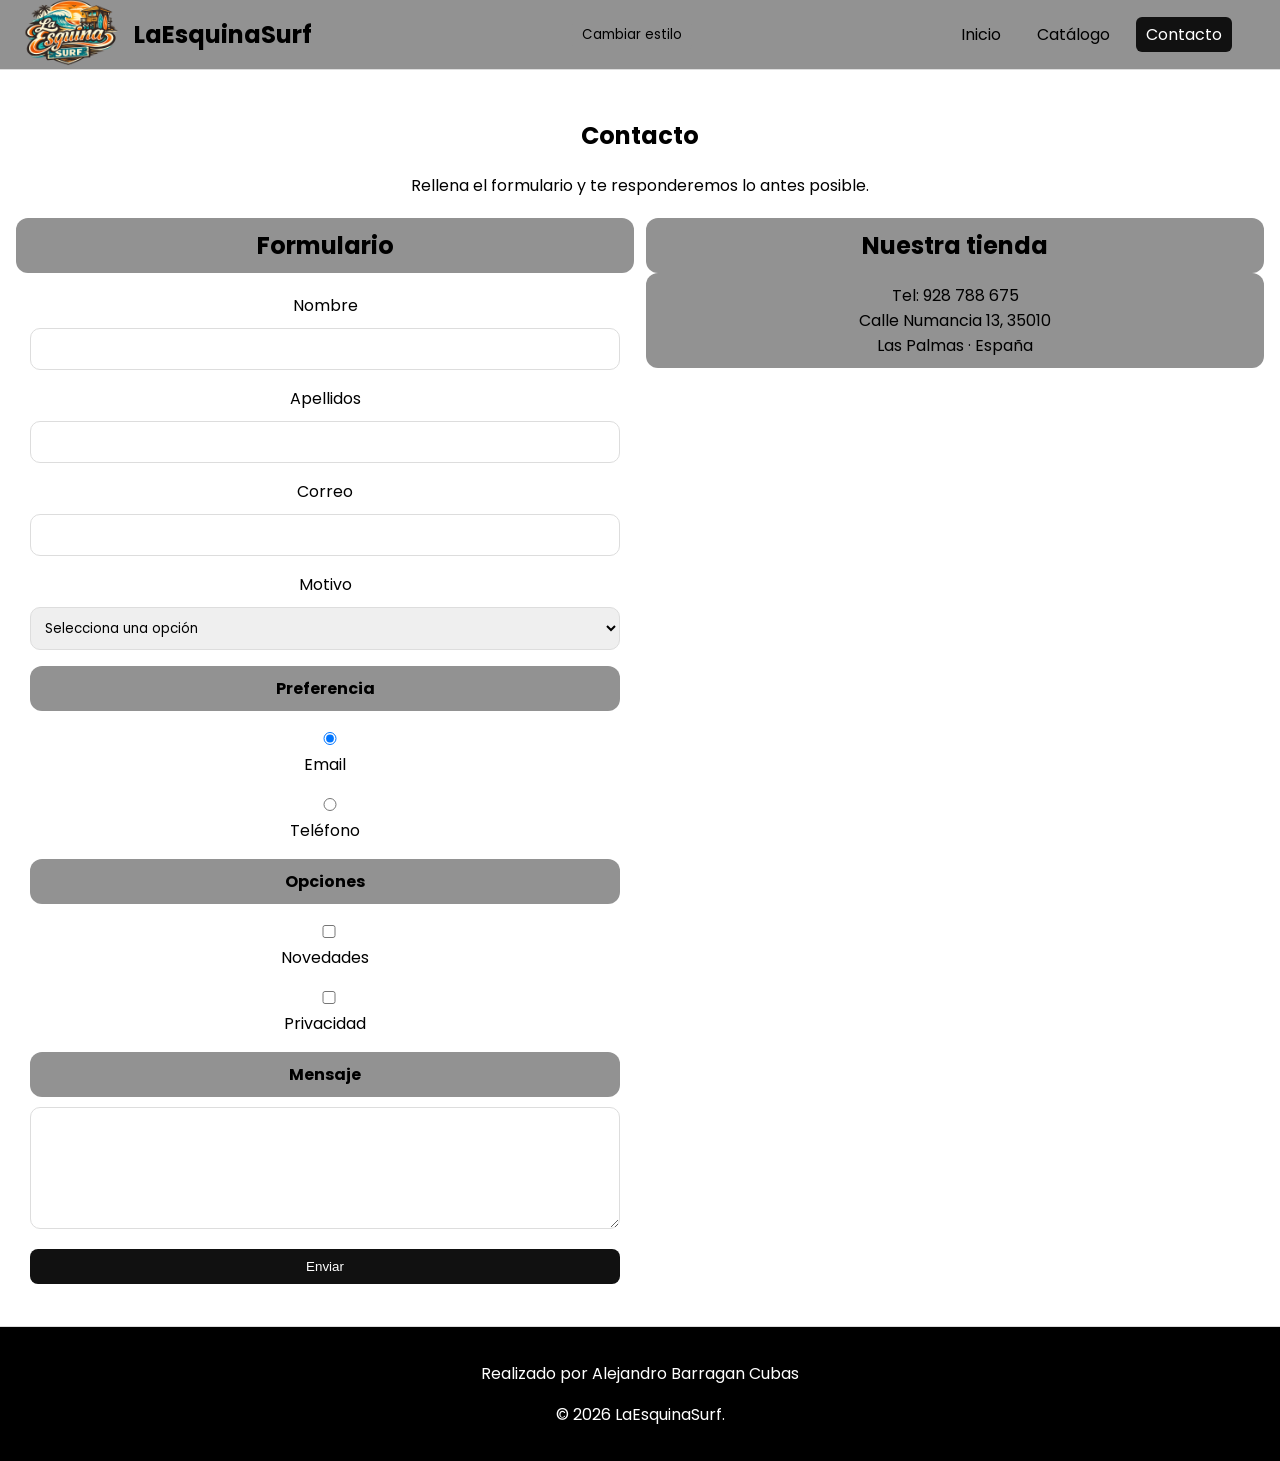
<file: Paginas/contacto/contacto.html>
<!DOCTYPE html>
<html lang="es">
<head>
    <meta charset="UTF-8">
    <meta name="viewport" content="width=device-width, initial-scale=1.0">
    <title>LaEsquinaSurf | Contacto</title>

    <link rel="shortcut icon" href="../../imagenes/LOGO.png" type="image/x-icon">

<!-- Google Fonts -->
<link rel="preconnect" href="https://fonts.googleapis.com">
<link rel="preconnect" href="https://fonts.gstatic.com" crossorigin>
<link href="https://fonts.googleapis.com/css2?family=Poppins:ital,wght@0,100;0,200;0,300;0,400;0,500;0,600;0,700;0,800;0,900;1,100;1,200;1,300;1,400;1,500;1,600;1,700;1,800;1,900&display=swap" rel="stylesheet">

  <link rel="stylesheet" href="../../CSS/estiloscontacto.css" />
</head>
<body id="pagina" class="claro">

<header class="header">

  <div class="nombre-tienda">
    <a class="logo" href="../../index.html">
      <img src="../../imagenes/LOGO.png" alt="logo laEsquinaSurf">
      <h2>LaEsquinaSurf</h2>
    </a>
  </div>

  <button onclick="cambiarModo()" id="botonModo" class="btn-modo">Cambiar estilo</button>


  <nav class="nav">
    <a href="../../index.html">Inicio</a>
    <a href="../Catalogos/catalogo.html">Catálogo</a>
    <a class="is-active" href="../contacto/contacto.html">Contacto</a>
    <a href="#" target="_blank">
    
</a>
  </nav>

</header>

<!--  CONTENIDO  -->
<main>

<section class="section">

  <h1>Contacto</h1>
  <p>Rellena el formulario y te responderemos lo antes posible.</p>

  <!-- FLEX  -->
  <div class="contacto-flex">

    <!-- FORMULARIO -->
    <article class="card">

      <h2>Formulario</h2>

 
      <form class="form-contacto">

        <label>Nombre</label>
        <input type="text" required>

        <label>Apellidos</label>
        <input type="text" required>

        <label>Correo</label>
        <input type="email" required>

        <label>Motivo</label>
        <select required>
          <option>Selecciona una opción</option>
          <option>Pedido</option>
          <option>Producto</option>
          <option>Devolución</option>
          <option>Envíos</option>
        </select>

        <p><strong>Preferencia</strong></p>
        <label><input type="radio" name="r" checked>Email</label>
        <label><input type="radio" name="r">Teléfono</label>

        <p><strong>Opciones</strong></p>
        <label><input type="checkbox">Novedades</label>
        <label><input type="checkbox" required>Privacidad</label>

         <p><strong>Mensaje</strong></p>
        <textarea rows="5"></textarea>

        <button type="submit" class="btn">Enviar</button>

      </form>

    </article>

    <!-- MAPA -->
    <article class="card">

      <h2>Nuestra tienda</h2>

      <p>
        Tel: 928 788 675 <br>
        Calle Numancia 13, 35010<br>
        Las Palmas · España
      </p>

      <iframe
        src="https://www.google.com/maps?q=Calle%20Numancia%2013%20Las%20Palmas&output=embed"
        width="100%"
        height="650"
        style="border:0;">
      </iframe>

    </article>

  </div>

</section>

</main>

<footer class="footer">
  <div class="footer-bottom">
    <P>Realizado por Alejandro Barragan Cubas</P>
   <p>© 2026 LaEsquinaSurf.</p>
  </div>
</footer>

<script src="../../JS/fase5.js"></script>


</body>
</html>
</file>
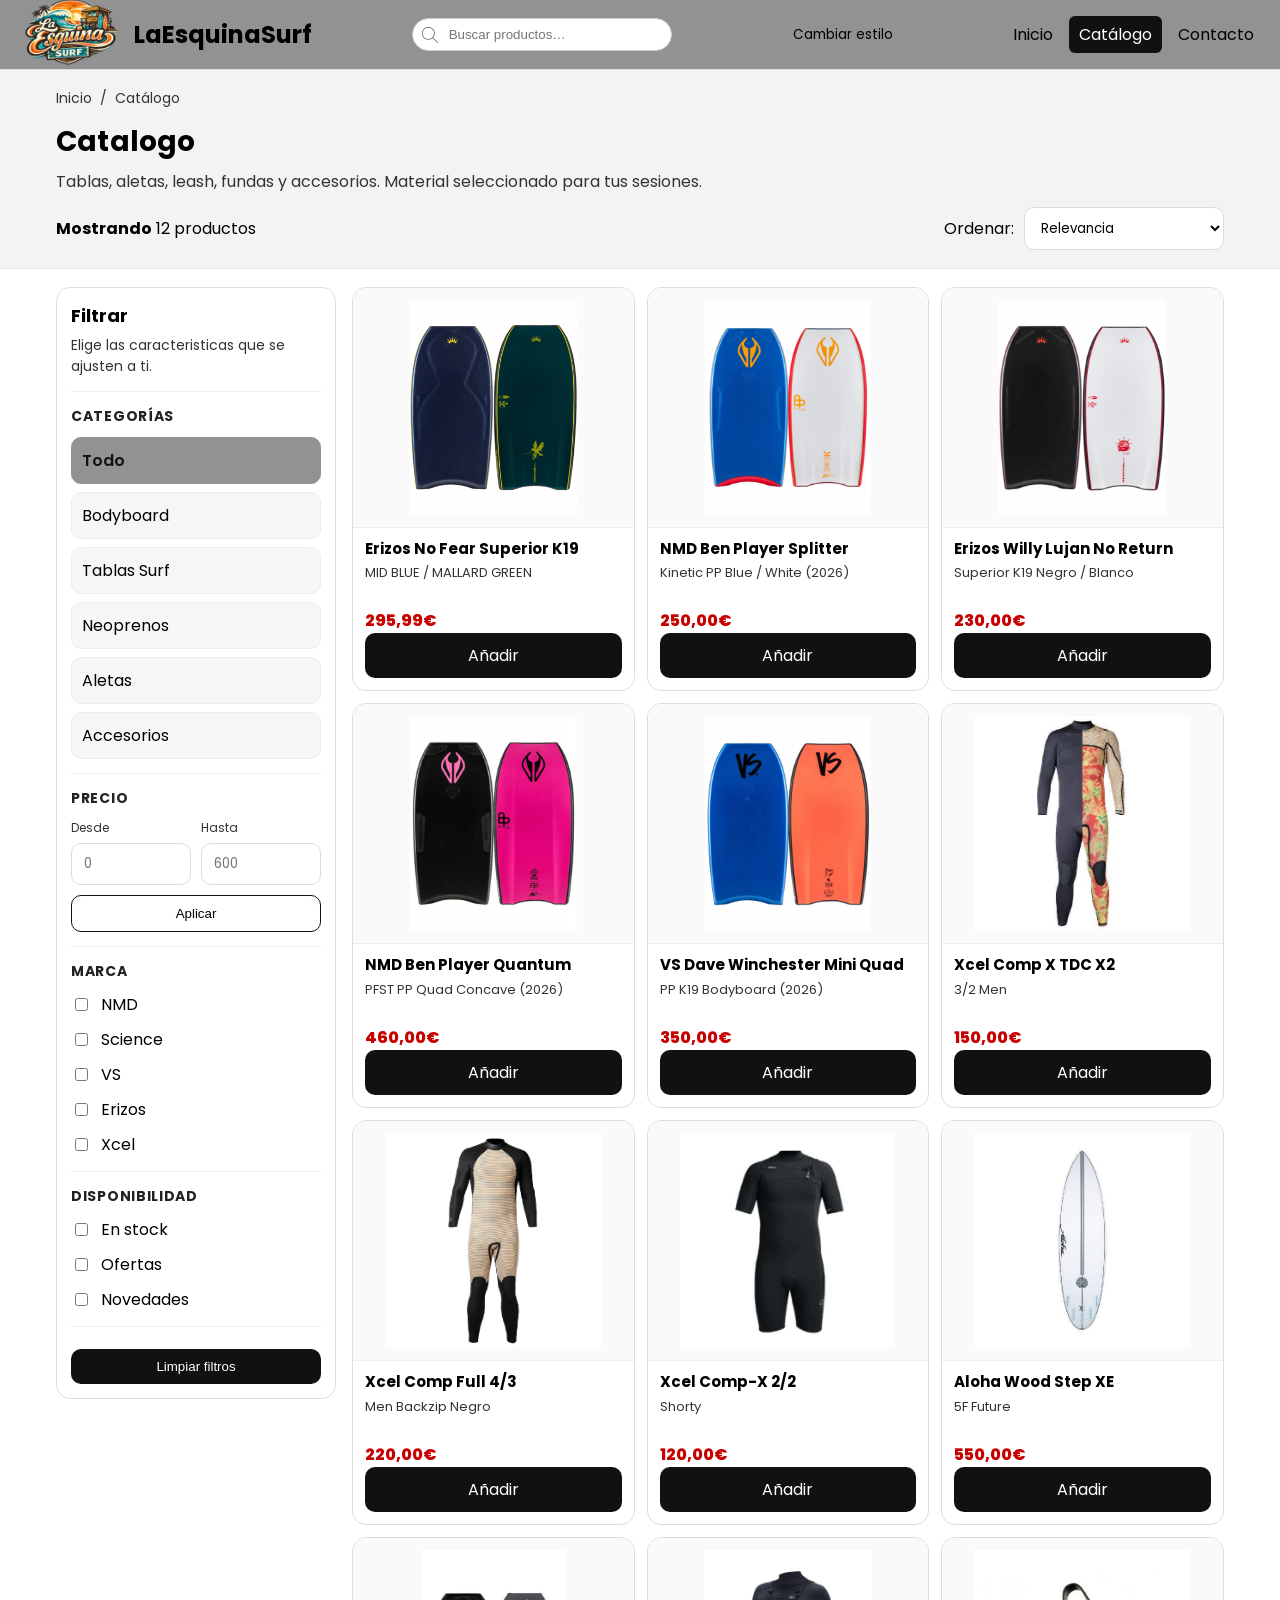
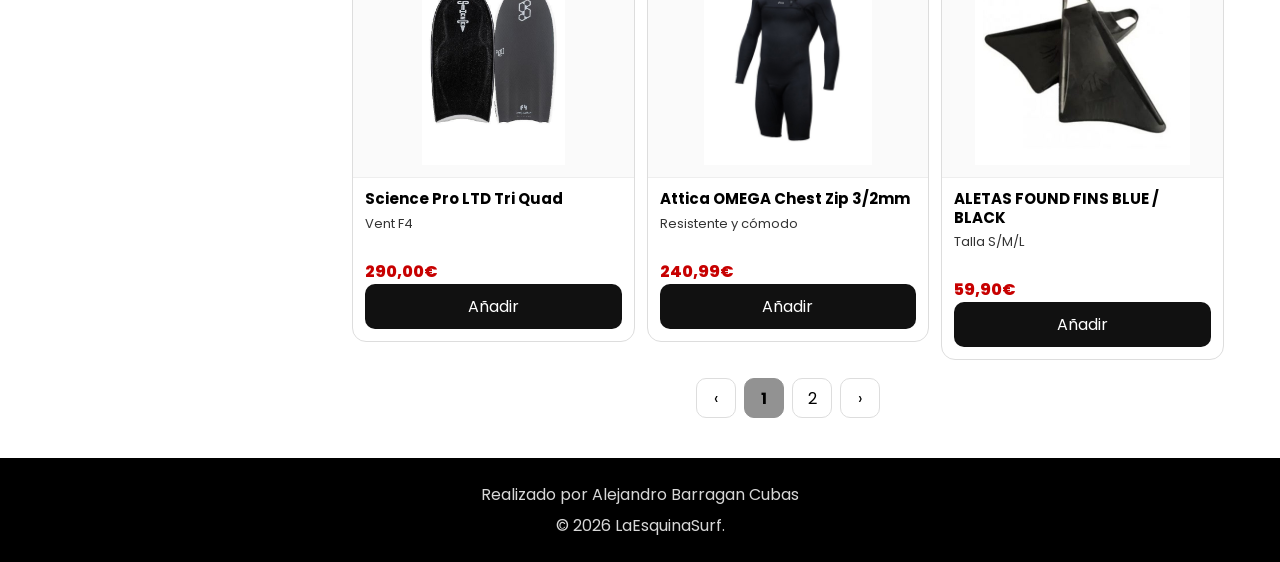
<file: PROYECTO 2ºTRIMESTRE/Paginas/Catalogos/catalogo.html>
<!DOCTYPE html>
<html lang="en">
<head>
    <meta charset="UTF-8">
    <meta name="viewport" content="width=device-width, initial-scale=1.0">

  <title>LaEsquinaSurf | Catálogo</title>
  <link rel="shortcut icon" href="../../imagenes/LOGO.png" type="image/x-icon">

  <!-- Google Fonts -->
  <link rel="preconnect" href="https://fonts.googleapis.com">
  <link rel="preconnect" href="https://fonts.gstatic.com" crossorigin>
  <link href="https://fonts.googleapis.com/css2?family=Poppins:wght@100;200;300;400;500;600;700;800;900&display=swap" rel="stylesheet">

  <link rel="stylesheet" href="../../CSS/estilocatalogo.css" />

</head>


<body id="pagina" class="claro">
  <!-- ===== HEADER  ===== -->
  <header class="header">
    <div class="nombre-tienda">
      <a class="logo" href="../../index.html">
        <img src="../../imagenes/LOGO.png" alt="Logo LaEsquinaSurf">
        <h2>LaEsquinaSurf</h2>
      </a>
    </div>

    <div class="buscador">
      <img class="icono-lupa" src="../../imagenes/lupa.png" alt="Buscar">
      <input id="buscar" type="text" placeholder="Buscar productos…">
    </div>

    <button onclick="cambiarModo()" id="botonModo" class="btn-modo">Cambiar estilo</button>


    <nav class="nav" aria-label="Navegación principal">
      <a href="../../index.html">Inicio</a>
      <a class="is-active" href="catalogo.html">Catálogo</a>
      <a href="../contacto/contacto.html">Contacto</a>
    
    </nav>
  </header>

  <main>
    <!-- ===== portada / CABECERA DE CATEGORÍA ===== -->
    <section class="catalogo-portada">
      <div class="catalogo-portada-interior">
        <nav class="Directorio" aria-label="Directorio">
          <a href="index.html">Inicio</a>
          <span aria-hidden="true">/</span>
          <span>Catálogo</span>
          
        </nav>

        <div class="titulo-catalogo">
          <h1>Catalogo</h1>
          <p>Tablas, aletas, leash, fundas y accesorios. Material seleccionado para tus sesiones.</p>
        </div>

        <div class="contar-productos">
          <div class="resultados">
            <strong>Mostrando</strong> 12 productos
          </div>

          <label class="ordenar">
            <span>Ordenar:</span>
            <select>
              <option value="relevancia">Relevancia</option>
              <option value="precio-asc">Precio: menor a mayor</option>
              <option value="precio-desc">Precio: mayor a menor</option>
              <option value="novedades">Novedades</option>
            </select>
          </label>
        </div>
      </div>
    </section>

    <!--  LAYOUT FILTROS  LISTADO  -->
    <section class="catalogo">
      <!-- ASIDE FILTROS -->
      <aside class="filtros" aria-label="Filtros del catálogo">
        <div class="filtro-bloque">
          <h2>Filtrar</h2>
          <p class="filtro-ayuda">Elige las caracteristicas que se ajusten a ti.</p>
        </div>

        <div class="filtro-bloque">
          <h3>Categorías</h3>
          <ul class="filtro-lista">
            <li><a class="filtro-link is-active" href="catalogo.html">Todo</a></li>
            <li><a class="filtro-link" href="catalogobodyboard.html">Bodyboard</a></li>
            <li><a class="filtro-link" href="catalogotablas.html">Tablas Surf</a></li>
            <li><a class="filtro-link" href="catalogoneoprenos.html">Neoprenos</a></li>
            <li><a class="filtro-link" href="catalogoaletas.html">Aletas</a></li>
            <li><a class="filtro-link" href="catalogoaccesorios.html">Accesorios</a></li>
          </ul>
        </div>

        <div class="filtro-bloque">
          <h3>Precio</h3>
          <div class="precio-flex">
            <label>
              <span>Desde</span>
              <input type="number" min="0" step="1" placeholder="0">
            </label>
            <label>
              <span>Hasta</span>
              <input type="number" min="0" step="1" placeholder="600">
            </label>
          </div>
          <button class="btn-sec" type="button">Aplicar</button>
        </div>

        <div class="filtro-bloque">
          <h3>Marca</h3>
          <label class="check"><input type="checkbox"> NMD</label>
          <label class="check"><input type="checkbox"> Science</label>
          <label class="check"><input type="checkbox"> VS</label>
          <label class="check"><input type="checkbox"> Erizos</label>
          <label class="check"><input type="checkbox"> Xcel</label>
        </div>

        <div class="filtro-bloque">
          <h3>Disponibilidad</h3>
          <label class="check"><input type="checkbox"> En stock</label>
          <label class="check"><input type="checkbox"> Ofertas</label>
          <label class="check"><input type="checkbox"> Novedades</label>
        </div>

        <div class="filtro-bloque">
          <button class="btn" type="button">Limpiar filtros</button>
        </div>
  
      </aside>

      <!-- LISTADO PRODUCTOS -->
      <section class="listado" aria-label="Listado de productos">
        <div class="productos-flex">
          <!-- Usa tus imágenes ya existentes para que te funcione sin añadir assets nuevos -->
          <article class="producto">
            <a class="producto-media" href="#">
              <img src="../../imagenes/Galeria1.png" alt="Bodyboard Erizos No Fear Superior K19">
            </a>
          
            <div class="producto-info">
              <h3 class="producto-nombre">Erizos No Fear Superior K19</h3>
              <p class="producto-desc">MID BLUE / MALLARD GREEN</p>
              <div class="producto-meta">
                <span class="precio">295,99€</span>
             </div>
              <a class="btn-add" href="#">Añadir</a>
            </div>    
          </article>

          <article class="producto">
            <a class="producto-media" href="#">
              <img src="../../imagenes/Galeria2.png" alt="NMD Ben Player Splitter Channel Kinetic PP">
            </a>
            <div class="producto-info">
              <h3 class="producto-nombre">NMD Ben Player Splitter</h3>
              <p class="producto-desc">Kinetic PP Blue / White (2026)</p>
              <div class="producto-meta">
                <span class="precio">250,00€</span>
              </div>
              <a class="btn-add" href="#">Añadir</a>
            </div>
          </article>

          <article class="producto">
            <a class="producto-media" href="#">
              <img src="../../imagenes/Galeria3.png" alt="Erizos Willy Lujan No Return Superior K19">
            </a>
            <div class="producto-info">
              <h3 class="producto-nombre">Erizos Willy Lujan No Return</h3>
              <p class="producto-desc">Superior K19 Negro / Blanco</p>
              <div class="producto-meta">
                <span class="precio">230,00€</span>
              </div>
              <a class="btn-add" href="#">Añadir</a>
            </div>
          </article>

          <article class="producto">
            <a class="producto-media" href="#">
              <img src="../../imagenes/galeria4.png" alt="NMD Ben Player Quantum PFST">
            </a>
            <div class="producto-info">
              <h3 class="producto-nombre">NMD Ben Player Quantum</h3>
              <p class="producto-desc">PFST PP Quad Concave (2026)</p>
              <div class="producto-meta">
                <span class="precio">460,00€</span>
              </div>
              <a class="btn-add" href="#">Añadir</a>
            </div>
          </article>

          <article class="producto">
            <a class="producto-media" href="#">
              <img src="../../imagenes/Galrai5.png" alt="VS Dave Winchester Mini Quad PP K19">
            </a>
            <div class="producto-info">
              <h3 class="producto-nombre">VS Dave Winchester Mini Quad</h3>
              <p class="producto-desc">PP K19 Bodyboard (2026)</p>
              <div class="producto-meta">
                <span class="precio">350,00€</span>
              </div>
              <a class="btn-add" href="#">Añadir</a>
            </div>
          </article>

          <article class="producto">
            <a class="producto-media" href="#">
              <img src="../../imagenes/Gslaria6.jpg" alt="Traje Xcel Comp X TDC X2 3/2 Men">
            </a>
            <div class="producto-info">
              <h3 class="producto-nombre">Xcel Comp X TDC X2</h3>
              <p class="producto-desc">3/2 Men</p>
              <div class="producto-meta">
                <span class="precio">150,00€</span>
              </div>
              <a class="btn-add" href="#">Añadir</a>
            </div>
          </article>

          <article class="producto">
            <a class="producto-media" href="#">
              <img src="../../imagenes/Galeria7.png" alt="Traje Xcel Comp Full 4/3 Men Backzip Negro">
            </a>
            <div class="producto-info">
              <h3 class="producto-nombre">Xcel Comp Full 4/3</h3>
              <p class="producto-desc">Men Backzip Negro</p>
              <div class="producto-meta">
                <span class="precio">220,00€</span>
              </div>
              <a class="btn-add" href="#">Añadir</a>
            </div>
          </article>

          <article class="producto">
            <a class="producto-media" href="#">
              <img src="../../imagenes/galeria8.jpg" alt="Traje Xcel Comp-X 2/2 Shorty">
            </a>
            <div class="producto-info">
              <h3 class="producto-nombre">Xcel Comp-X 2/2</h3>
              <p class="producto-desc">Shorty</p>
              <div class="producto-meta">
                <span class="precio">120,00€</span>
              </div>
              <a class="btn-add" href="#">Añadir</a>
            </div>
          </article>

          <article class="producto">
            <a class="producto-media" href="#">
              <img src="../../imagenes/Galaeria.jpg" alt="Tabla Aloha Wood Step XE 5F Future">
            </a>
            <div class="producto-info">
              <h3 class="producto-nombre">Aloha Wood Step XE</h3>
              <p class="producto-desc">5F Future</p>
              <div class="producto-meta">
                <span class="precio">550,00€</span>
              </div>
              <a class="btn-add" href="#">Añadir</a>
            </div>
          </article>

          <article class="producto">
            <a class="producto-media" href="#">
              <img src="../../imagenes/Galaraia10.jpg" alt="Bodyboard Science Pro LTD Tri Quad Vent F4">
            </a>
            <div class="producto-info">
              <h3 class="producto-nombre">Science Pro LTD Tri Quad</h3>
              <p class="producto-desc">Vent F4</p>
              <div class="producto-meta">
                <span class="precio">290,00€</span>
              </div>
              <a class="btn-add" href="#">Añadir</a>
            </div>
          </article>

          <article class="producto">
            <a class="producto-media" href="#">
              <img src="../../imagenes/neopreno.png" alt="Neopreno">
            </a>
            <div class="producto-info">
              <h3 class="producto-nombre">Attica OMEGA Chest Zip 3/2mm</h3>
              <p class="producto-desc">Resistente y cómodo</p>
              <div class="producto-meta">
                <span class="precio">240,99€</span>
              </div>
              <a class="btn-add" href="#">Añadir</a>
            </div>
          </article>

          <article class="producto">
            <a class="producto-media" href="#">
              <img src="../../imagenes/alETAS.jpg" alt="Accesorios">
            </a>
            <div class="producto-info">
              <h3 class="producto-nombre">ALETAS FOUND FINS BLUE / BLACK</h3>
              <p class="producto-desc">Talla S/M/L</p>
              <div class="producto-meta">
                <span class="precio">59,90€</span>
              </div>
              <a class="btn-add" href="#">Añadir</a>
            </div>
          </article>
        </div>

        <!-- PAGINACIÓN -->
        <nav class="paginacion" aria-label="Paginación">
          <a class="pag-btn" href="#" aria-disabled="true">‹</a>
          <a class="pag-num is-current" href="catalogo.html">1</a>
          <a class="pag-num" href="catalogo2.html">2</a>
         
          <a class="pag-btn" href="catalogo2.html">›</a>
        </nav>
      </section>
    </section>
  </main>

  <!-- FOOTER  -->
  <footer class="footer">
    <div class="footer-bottom">
      <p>Realizado por Alejandro Barragan Cubas</p>
      <p>© 2026 LaEsquinaSurf.</p>
    </div>
  </footer>

<script src="../../JS/fase5.js"></script>


</body>
</html>
</file>
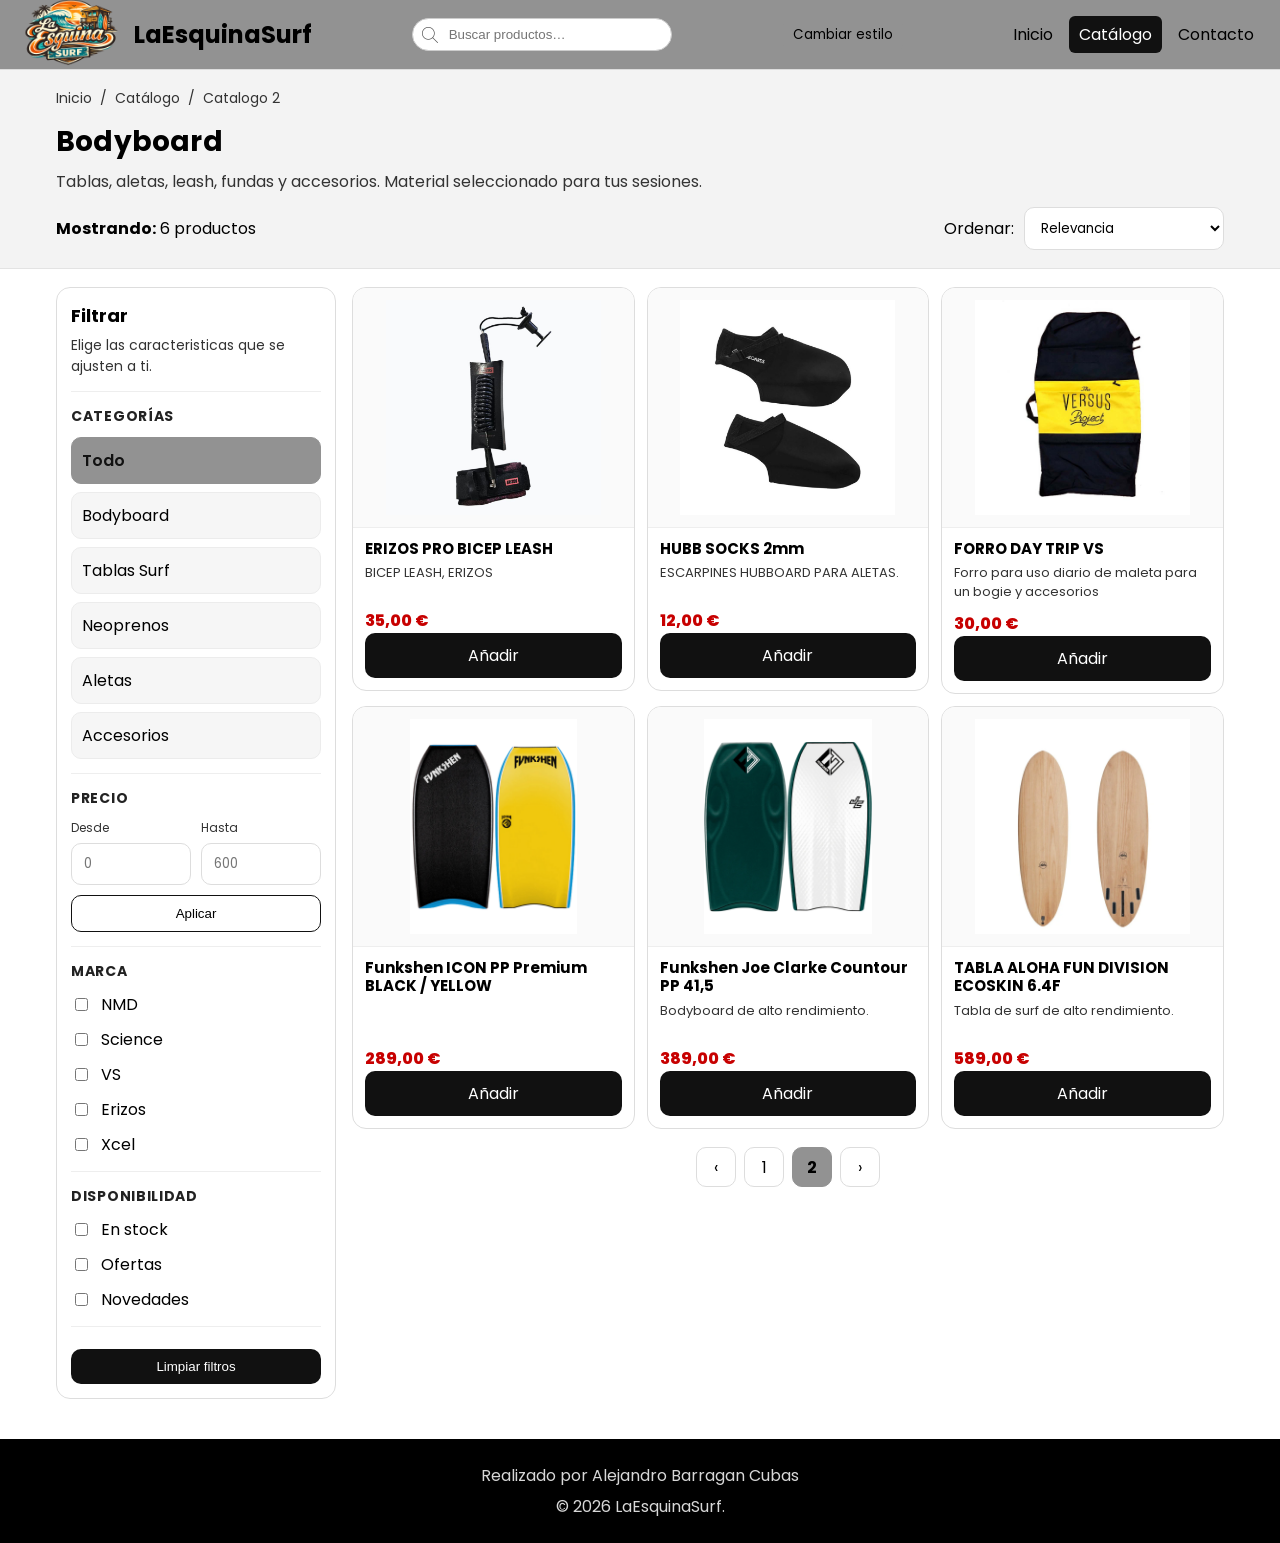
<file: PROYECTO 2ºTRIMESTRE/Paginas/Catalogos/catalogo2.html>
<!DOCTYPE html>
<html lang="en">
<head>
    <meta charset="UTF-8">
    <meta name="viewport" content="width=device-width, initial-scale=1.0">
   
  <title>LaEsquinaSurf | Catálogo</title>
  <link rel="shortcut icon" href="../../imagenes/LOGO.png" type="image/x-icon">

  <!-- Google Fonts -->
  <link rel="preconnect" href="https://fonts.googleapis.com">
  <link rel="preconnect" href="https://fonts.gstatic.com" crossorigin>
  <link href="https://fonts.googleapis.com/css2?family=Poppins:wght@100;200;300;400;500;600;700;800;900&display=swap" rel="stylesheet">

  <link rel="stylesheet" href="../../CSS/estilocatalogo.css" />
</head>



<body id="pagina" class="claro">
  <!-- ===== HEADER  ===== -->
  <header class="header">
    <div class="nombre-tienda">
      <a class="logo" href="index.html">
        <img src="../../imagenes/LOGO.png" alt="Logo LaEsquinaSurf">
        <h2>LaEsquinaSurf</h2>
      </a>
    </div>

    <div class="buscador">
      <img class="icono-lupa" src="../../imagenes/lupa.png" alt="Buscar">
      <input id="buscar" type="text" placeholder="Buscar productos…">
    </div>

    <button onclick="cambiarModo()" id="botonModo" class="btn-modo">Cambiar estilo</button>


   <nav class="nav" aria-label="Navegación principal">
      <a href="../../index.html">Inicio</a>
      <a class="is-active" href="catalogo.html">Catálogo</a>
      <a href="../contacto/contacto.html">Contacto</a>
    
</a>
    </nav>
  </header>

  <main>
    <!-- ===== portada / CABECERA DE CATEGORÍA ===== -->
    <section class="catalogo-portada">
      <div class="catalogo-portada-interior">
        <nav class="Directorio" aria-label="Directorio">
          <a href="index.html">Inicio</a>
          <span aria-hidden="true">/</span>
          <span>Catálogo</span>
          <span aria-hidden="true">/</span>
          <span>Catalogo 2</span>
        </nav>

        <div class="titulo-catalogo">
          <h1>Bodyboard</h1>
          <p>Tablas, aletas, leash, fundas y accesorios. Material seleccionado para tus sesiones.</p>
        </div>

        <div class="contar-productos">
          <div class="resultados">
            <strong>Mostrando:</strong> 6 productos
          </div>

          <label class="ordenar">
            <span>Ordenar:</span>
            <select>
              <option value="relevancia">Relevancia</option>
              <option value="precio-asc">Precio: menor a mayor</option>
              <option value="precio-desc">Precio: mayor a menor</option>
              <option value="novedades">Novedades</option>
            </select>
          </label>
        </div>
      </div>
    </section>

    <!--  LAYOUT FILTROS  LISTADO  -->
    <section class="catalogo">
      <!-- ASIDE FILTROS -->
      <aside class="filtros" aria-label="Filtros del catálogo">
        <div class="filtro-bloque">
          <h2>Filtrar</h2>
          <p class="filtro-ayuda">Elige las caracteristicas que se ajusten a ti.</p>
        </div>

        <div class="filtro-bloque">
          <h3>Categorías</h3>
          <ul class="filtro-lista">
            <li><a class="filtro-link is-active" href="catalogo.html">Todo</a></li>
            <li><a class="filtro-link" href="catalogobodyboard.html">Bodyboard</a></li>
            <li><a class="filtro-link" href="catalogotablas.html">Tablas Surf</a></li>
            <li><a class="filtro-link" href="catalogoneoprenos.html">Neoprenos</a></li>
            <li><a class="filtro-link" href="catalogoaletas.html">Aletas</a></li>
            <li><a class="filtro-link" href="catalogoaccesorios.html">Accesorios</a></li>
          </ul>
        </div>

        <div class="filtro-bloque">
          <h3>Precio</h3>
          <div class="precio-flex">
            <label>
              <span>Desde</span>
              <input type="number" min="0" step="1" placeholder="0">
            </label>
            <label>
              <span>Hasta</span>
              <input type="number" min="0" step="1" placeholder="600">
            </label>
          </div>
          <button class="btn-sec" type="button">Aplicar</button>
        </div>

        <div class="filtro-bloque">
          <h3>Marca</h3>
          <label class="check"><input type="checkbox"> NMD</label>
          <label class="check"><input type="checkbox"> Science</label>
          <label class="check"><input type="checkbox"> VS</label>
          <label class="check"><input type="checkbox"> Erizos</label>
          <label class="check"><input type="checkbox"> Xcel</label>
        </div>

        <div class="filtro-bloque">
          <h3>Disponibilidad</h3>
          <label class="check"><input type="checkbox"> En stock</label>
          <label class="check"><input type="checkbox"> Ofertas</label>
          <label class="check"><input type="checkbox"> Novedades</label>
        </div>

        <div class="filtro-bloque">
          <button class="btn" type="button">Limpiar filtros</button>
        </div>
      </aside>

      <!-- LISTADO PRODUCTOS -->
      <section class="listado" aria-label="Listado de productos">
        <div class="productos-flex">
          <!-- Usa tus imágenes ya existentes para que te funcione sin añadir assets nuevos -->

          <article class="producto">
            <a class="producto-media" href="#">
              <img src="../../imagenes/LEASH.jpg" alt="ERIZOS PRO BICEP LEASH">
            </a>
            <div class="producto-info">
              <h3 class="producto-nombre">ERIZOS PRO BICEP LEASH</h3>
              <p class="producto-desc">BICEP LEASH, ERIZOS</p>
              <div class="producto-meta">
                <span class="precio">35,00 €</span>
              </div>
              <a class="btn-add" href="#">Añadir</a>
            </div>
          </article>

          <article class="producto">
            <a class="producto-media" href="#">
              <img src="../../imagenes/Calcetines.png" alt="HUBB SOCKS 2mm">
            </a>
            <div class="producto-info">
              <h3 class="producto-nombre">HUBB SOCKS 2mm</h3>
              <p class="producto-desc">ESCARPINES HUBBOARD PARA ALETAS.</p>
              <div class="producto-meta">
                <span class="precio">12,00 €</span>
              </div>
              <a class="btn-add" href="#">Añadir</a>
            </div>
          </article>

          <article class="producto">
            <a class="producto-media" href="#">
              <img src="../../imagenes/Forro bogie.jpg" alt="FORRO DAY TRIP VS">
            </a>
            <div class="producto-info">
              <h3 class="producto-nombre">FORRO DAY TRIP VS</h3>
              <p class="producto-desc">Forro para uso diario de maleta para un bogie  y accesorios</p>
              <div class="producto-meta">
                <span class="precio">30,00 €</span>
              </div>
              <a class="btn-add" href="#">Añadir</a>
            </div>
          </article>

          <article class="producto">
            <a class="producto-media" href="#">
              <img src="../../imagenes/boogiecata2.png" alt="Funkshen ICON PP Premium BLACK / YELLOW">
            </a>
            <div class="producto-info">
              <h3 class="producto-nombre">Funkshen ICON PP Premium BLACK / YELLOW</h3>
              <p class="producto-desc"></p>
              <div class="producto-meta">
                <span class="precio">289,00 €</span>
              </div>
              <a class="btn-add" href="#">Añadir</a>
            </div>
          </article>

          <article class="producto">
            <a class="producto-media" href="#">
              <img src="../../imagenes/Bodyboardcata2.png" alt="Funkshen Joe Clarke Countour PP 41,5">
            </a>
            <div class="producto-info">
              <h3 class="producto-nombre">Funkshen Joe Clarke Countour PP 41,5</h3>
              <p class="producto-desc">Bodyboard de alto rendimiento. 
             </p>
              <div class="producto-meta">
                <span class="precio">389,00 €</span>
              </div>
              <a class="btn-add" href="#">Añadir</a>
            </div>
          </article>

           <article class="producto">
            <a class="producto-media" href="#">
              <img src="../../imagenes/tabla surf cta 2.png" alt="TABLA ALOHA FUN DIVISION ECOSKIN 6.4F">
            </a>
            <div class="producto-info">
              <h3 class="producto-nombre">TABLA ALOHA FUN DIVISION ECOSKIN 6.4F</h3>
              <p class="producto-desc">Tabla de surf de alto rendimiento. 
             </p>
              <div class="producto-meta">
                <span class="precio">589,00 €</span>
              </div>
              <a class="btn-add" href="#">Añadir</a>
            </div>
          </article>

          
        </div>

        <!-- PAGINACIÓN -->
        <nav class="paginacion" aria-label="Paginación">
          <a class="pag-btn" href="catalogo.html" aria-disabled="true">‹</a>
          <a class="pag-num " href="catalogo.html">1</a>
          <a class="pag-num is-current" href="catalogo2.html">2</a>
         
          <a class="pag-btn" href="#">›</a>
        </nav>
      </section>
    </section>
  </main>

  <!-- FOOTER  -->
  <footer class="footer">
    <div class="footer-bottom">
      <p>Realizado por Alejandro Barragan Cubas</p>
      <p>© 2026 LaEsquinaSurf.</p>
    </div>
  </footer>

<script src="../../JS/fase5.js"></script>


</body>
</html>
</file>
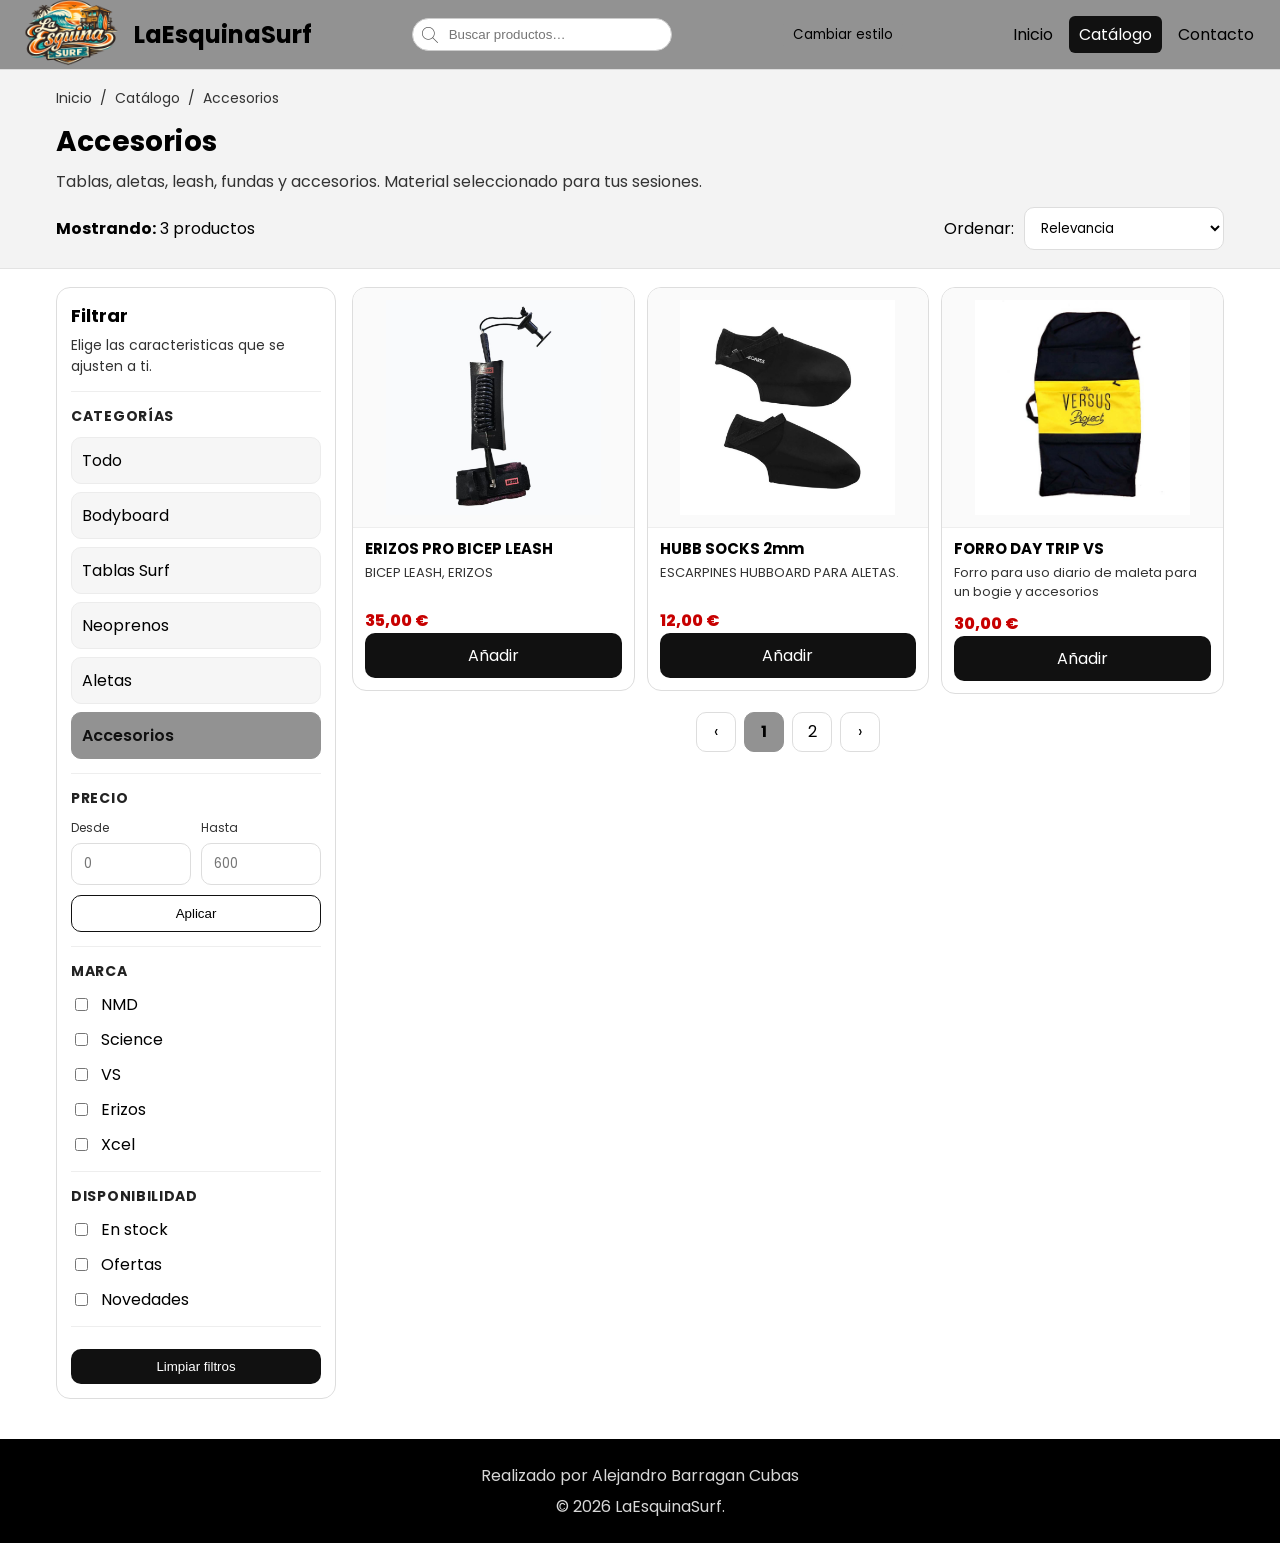
<file: PROYECTO 2ºTRIMESTRE/Paginas/Catalogos/catalogoaccesorios.html>
<!DOCTYPE html>
<html lang="en">
<head>
    <meta charset="UTF-8">
    <meta name="viewport" content="width=device-width, initial-scale=1.0">
   
  <title>LaEsquinaSurf | Catálogo</title>
  <link rel="shortcut icon" href="../../imagenes/LOGO.png" type="image/x-icon">

  <!-- Google Fonts -->
  <link rel="preconnect" href="https://fonts.googleapis.com">
  <link rel="preconnect" href="https://fonts.gstatic.com" crossorigin>
  <link href="https://fonts.googleapis.com/css2?family=Poppins:wght@100;200;300;400;500;600;700;800;900&display=swap" rel="stylesheet">

  <link rel="stylesheet" href="../../CSS/estilocatalogo.css" />
</head>


<body id="pagina" class="claro">
  <!-- ===== HEADER  ===== -->
  <header class="header">
    <div class="nombre-tienda">
      <a class="logo" href="../../index.html">
        <img src="../../imagenes/LOGO.png" alt="Logo LaEsquinaSurf">
        <h2>LaEsquinaSurf</h2>
      </a>
    </div>

    <div class="buscador">
      <img class="icono-lupa" src="../../imagenes/lupa.png" alt="Buscar">
      <input id="buscar" type="text" placeholder="Buscar productos…">
    </div>

    <button onclick="cambiarModo()" id="botonModo" class="btn-modo">Cambiar estilo</button>


    <nav class="nav" aria-label="Navegación principal">
      <a href="../../index.html">Inicio</a>
      <a class="is-active" href="catalogo.html">Catálogo</a>
      <a href="../contacto/contacto.html">Contacto</a>
  
</a>
    </nav>
  </header>

  <main>
    <!-- ===== portada / CABECERA DE CATEGORÍA ===== -->
    <section class="catalogo-portada">
      <div class="catalogo-portada-interior">
        <nav class="Directorio" aria-label="Directorio">
          <a href="index.html">Inicio</a>
          <span aria-hidden="true">/</span>
          <span>Catálogo</span>
          <span aria-hidden="true">/</span>
          <span>Accesorios</span>
        </nav>

        <div class="titulo-catalogo">
          <h1>Accesorios</h1>
          <p>Tablas, aletas, leash, fundas y accesorios. Material seleccionado para tus sesiones.</p>
        </div>

        <div class="contar-productos">
          <div class="resultados">
            <strong>Mostrando:</strong> 3 productos
          </div>

          <label class="ordenar">
            <span>Ordenar:</span>
            <select>
              <option value="relevancia">Relevancia</option>
              <option value="precio-asc">Precio: menor a mayor</option>
              <option value="precio-desc">Precio: mayor a menor</option>
              <option value="novedades">Novedades</option>
            </select>
          </label>
        </div>
      </div>
    </section>

    <!--  LAYOUT FILTROS  LISTADO  -->
    <section class="catalogo">
      <!-- ASIDE FILTROS -->
      <aside class="filtros" aria-label="Filtros del catálogo">
        <div class="filtro-bloque">
          <h2>Filtrar</h2>
          <p class="filtro-ayuda">Elige las caracteristicas que se ajusten a ti.</p>
        </div>

        <div class="filtro-bloque">
          <h3>Categorías</h3>
          <ul class="filtro-lista">
            <li><a class="filtro-link" href="catalogo.html">Todo</a></li>
            <li><a class="filtro-link" href="catalogobodyboard.html">Bodyboard</a></li>
            <li><a class="filtro-link" href="catalogotablas.html">Tablas Surf</a></li>
            <li><a class="filtro-link" href="catalogoneoprenos.html">Neoprenos</a></li>
            <li><a class="filtro-link" href="catalogoaletas.html">Aletas</a></li>
            <li><a class="filtro-link is-active" href="catalogoaccesorios.html">Accesorios</a></li>
          </ul>
        </div>

        <div class="filtro-bloque">
          <h3>Precio</h3>
          <div class="precio-flex">
            <label>
              <span>Desde</span>
              <input type="number" min="0" step="1" placeholder="0">
            </label>
            <label>
              <span>Hasta</span>
              <input type="number" min="0" step="1" placeholder="600">
            </label>
          </div>
          <button class="btn-sec" type="button">Aplicar</button>
        </div>

        <div class="filtro-bloque">
          <h3>Marca</h3>
          <label class="check"><input type="checkbox"> NMD</label>
          <label class="check"><input type="checkbox"> Science</label>
          <label class="check"><input type="checkbox"> VS</label>
          <label class="check"><input type="checkbox"> Erizos</label>
          <label class="check"><input type="checkbox"> Xcel</label>
        </div>

        <div class="filtro-bloque">
          <h3>Disponibilidad</h3>
          <label class="check"><input type="checkbox"> En stock</label>
          <label class="check"><input type="checkbox"> Ofertas</label>
          <label class="check"><input type="checkbox"> Novedades</label>
        </div>

        <div class="filtro-bloque">
          <button class="btn" type="button">Limpiar filtros</button>
        </div>
      </aside>

      <!-- LISTADO PRODUCTOS -->
      <section class="listado" aria-label="Listado de productos">
        <div class="productos-flex">

           <article class="producto">
            <a class="producto-media" href="#">
              <img src="../../imagenes/LEASH.jpg" alt="ERIZOS PRO BICEP LEASH">
            </a>
            <div class="producto-info">
              <h3 class="producto-nombre">ERIZOS PRO BICEP LEASH</h3>
              <p class="producto-desc">BICEP LEASH, ERIZOS</p>
              <div class="producto-meta">
                <span class="precio">35,00 €</span>
              </div>
              <a class="btn-add" href="#">Añadir</a>
            </div>
          </article>

          <article class="producto">
            <a class="producto-media" href="#">
              <img src="../../imagenes/Calcetines.png" alt="HUBB SOCKS 2mm">
            </a>
            <div class="producto-info">
              <h3 class="producto-nombre">HUBB SOCKS 2mm</h3>
              <p class="producto-desc">ESCARPINES HUBBOARD PARA ALETAS.</p>
              <div class="producto-meta">
                <span class="precio">12,00 €</span>
              </div>
              <a class="btn-add" href="#">Añadir</a>
            </div>
          </article>

          <article class="producto">
            <a class="producto-media" href="#">
              <img src="../../imagenes/Forro bogie.jpg" alt="FORRO DAY TRIP VS">
            </a>
            <div class="producto-info">
              <h3 class="producto-nombre">FORRO DAY TRIP VS</h3>
              <p class="producto-desc">Forro para uso diario de maleta para un bogie  y accesorios</p>
              <div class="producto-meta">
                <span class="precio">30,00 €</span>
              </div>
              <a class="btn-add" href="#">Añadir</a>
            </div>
          </article>
          
        </div>

        <!-- PAGINACIÓN -->
        <nav class="paginacion" aria-label="Paginación">
          <a class="pag-btn" href="#" aria-disabled="true">‹</a>
          <a class="pag-num is-current" href="catalogo.html">1</a>
          <a class="pag-num" href="catalogo2.html">2</a>
          
          <a class="pag-btn" href="#">›</a>
        </nav>
      </section>
    </section>
  </main>

  <!-- FOOTER  -->
  <footer class="footer">
    <div class="footer-bottom">
      <p>Realizado por Alejandro Barragan Cubas</p>
      <p>© 2026 LaEsquinaSurf.</p>
    </div>
  </footer>

<script src="../../JS/fase5.js"></script>


</body>
</html>
</file>
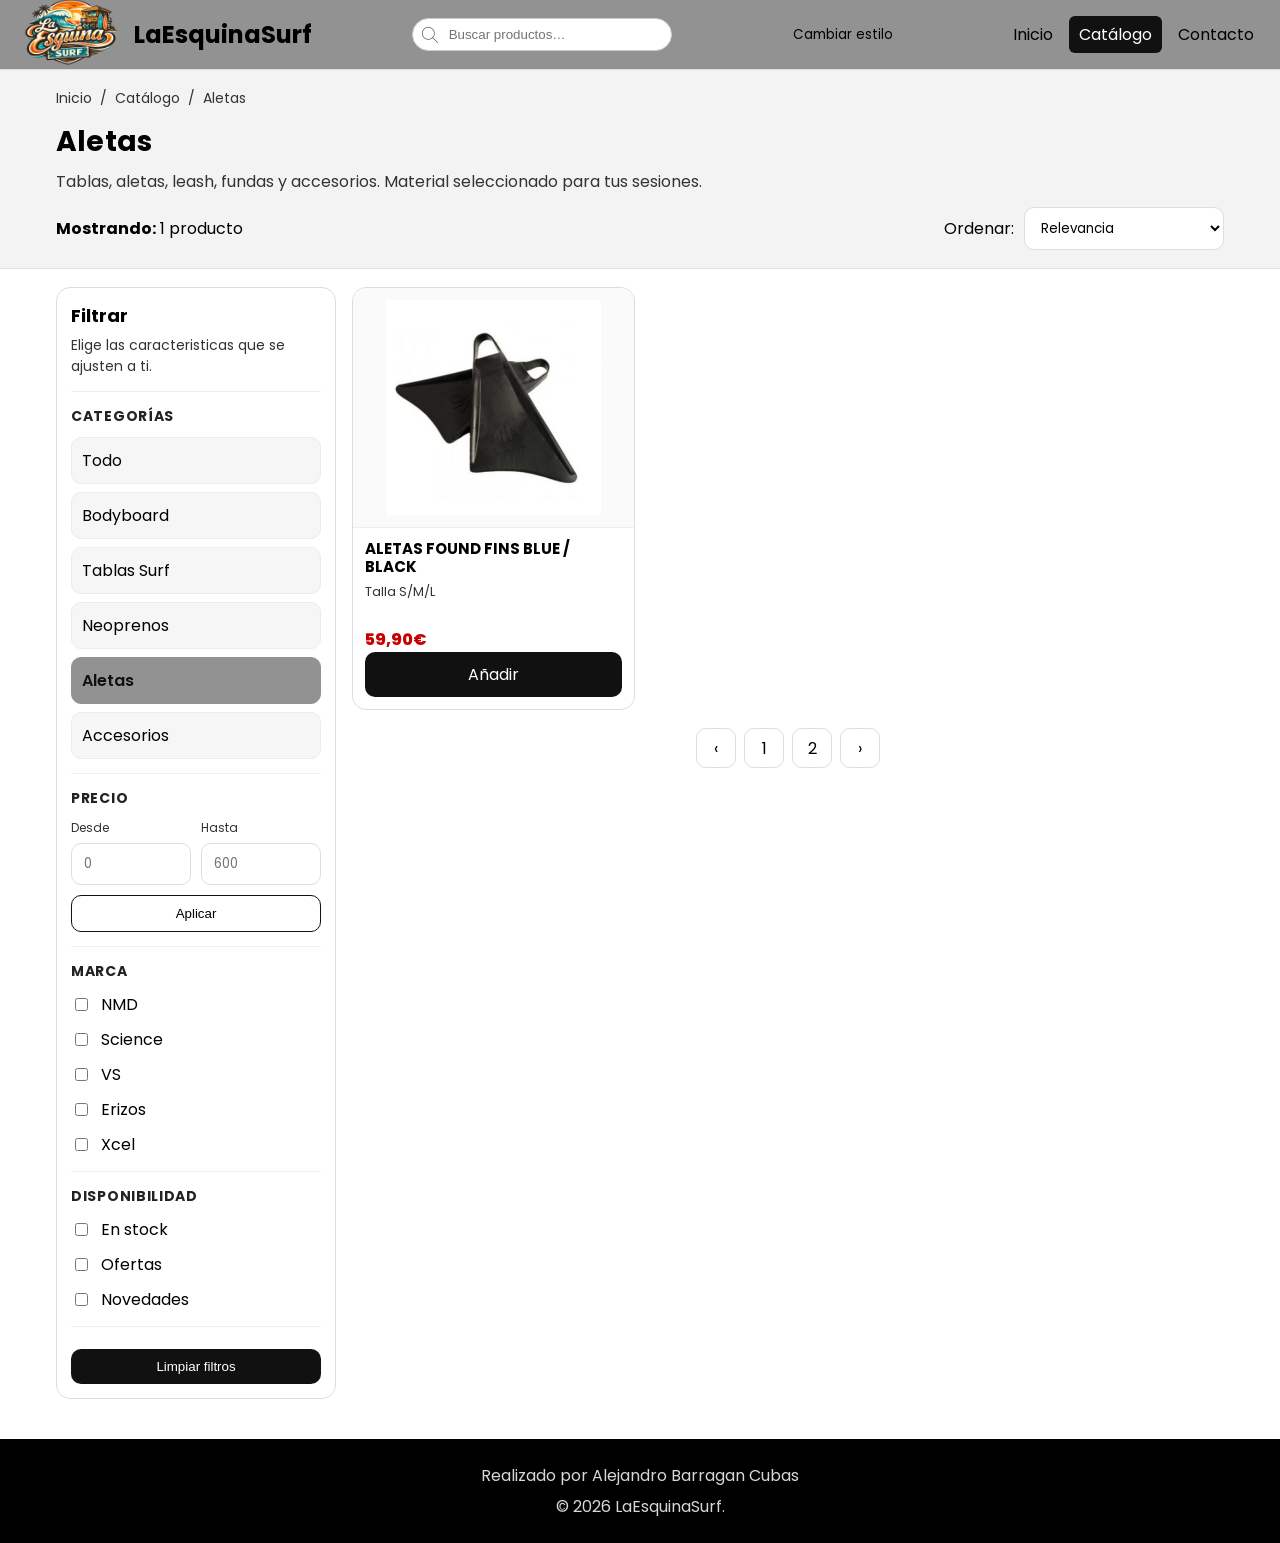
<file: PROYECTO 2ºTRIMESTRE/Paginas/Catalogos/catalogoaletas.html>
<!DOCTYPE html>
<html lang="en">
<head>
    <meta charset="UTF-8">
    <meta name="viewport" content="width=device-width, initial-scale=1.0">
  
  <title>LaEsquinaSurf | Catálogo</title>
  <link rel="shortcut icon" href="../../imagenes/LOGO.png" type="image/x-icon">

  <!-- Google Fonts -->
  <link rel="preconnect" href="https://fonts.googleapis.com">
  <link rel="preconnect" href="https://fonts.gstatic.com" crossorigin>
  <link href="https://fonts.googleapis.com/css2?family=Poppins:wght@100;200;300;400;500;600;700;800;900&display=swap" rel="stylesheet">

  <link rel="stylesheet" href="../../CSS/estilocatalogo.css" />
</head>

<body id="pagina" class="claro">
  <!-- ===== HEADER  ===== -->
  <header class="header">
    <div class="nombre-tienda">
      <a class="logo" href="../../index.html">
        <img src="../../imagenes/LOGO.png" alt="Logo LaEsquinaSurf">
        <h2>LaEsquinaSurf</h2>
      </a>
    </div>

    <div class="buscador">
      <img class="icono-lupa" src="../../imagenes/lupa.png" alt="Buscar">
      <input id="buscar" type="text" placeholder="Buscar productos…">
    </div>

    <button onclick="cambiarModo()" id="botonModo" class="btn-modo">Cambiar estilo</button>


   <nav class="nav" aria-label="Navegación principal">
      <a href="../../index.html">Inicio</a>
      <a class="is-active" href="catalogo.html">Catálogo</a>
      <a href="../contacto/contacto.html">Contacto</a>
    
</a>
    </nav>
  </header>

  <main>
    <!-- ===== portada / CABECERA DE CATEGORÍA ===== -->
    <section class="catalogo-portada">
      <div class="catalogo-portada-interior">
        <nav class="Directorio" aria-label="Directorio">
          <a href="index.html">Inicio</a>
          <span aria-hidden="true">/</span>
          <span>Catálogo</span>
          <span aria-hidden="true">/</span>
          <span>Aletas</span>
        </nav>

        <div class="titulo-catalogo">
          <h1>Aletas</h1>
          <p>Tablas, aletas, leash, fundas y accesorios. Material seleccionado para tus sesiones.</p>
        </div>

        <div class="contar-productos">
          <div class="resultados">
            <strong>Mostrando:</strong> 1 producto
          </div>

          <label class="ordenar">
            <span>Ordenar:</span>
            <select>
              <option value="relevancia">Relevancia</option>
              <option value="precio-asc">Precio: menor a mayor</option>
              <option value="precio-desc">Precio: mayor a menor</option>
              <option value="novedades">Novedades</option>
            </select>
          </label>
        </div>
      </div>
    </section>

    <!--  LAYOUT FILTROS  LISTADO  -->
    <section class="catalogo">
      <!-- ASIDE FILTROS -->
      <aside class="filtros" aria-label="Filtros del catálogo">
        <div class="filtro-bloque">
          <h2>Filtrar</h2>
          <p class="filtro-ayuda">Elige las caracteristicas que se ajusten a ti.</p>
        </div>

        <div class="filtro-bloque">
          <h3>Categorías</h3>
          <ul class="filtro-lista">
            <li><a class="filtro-link" href="catalogo.html">Todo</a></li>
            <li><a class="filtro-link" href="catalogobodyboard.html">Bodyboard</a></li>
            <li><a class="filtro-link" href="catalogotablas.html">Tablas Surf</a></li>
            <li><a class="filtro-link" href="catalogoneoprenos.html">Neoprenos</a></li>
            <li><a class="filtro-link is-active" href="catalogoaletas.html">Aletas</a></li>
            <li><a class="filtro-link" href="catalogoaccesorios.html">Accesorios</a></li>
          </ul>
        </div>

        <div class="filtro-bloque">
          <h3>Precio</h3>
          <div class="precio-flex">
            <label>
              <span>Desde</span>
              <input type="number" min="0" step="1" placeholder="0">
            </label>
            <label>
              <span>Hasta</span>
              <input type="number" min="0" step="1" placeholder="600">
            </label>
          </div>
          <button class="btn-sec" type="button">Aplicar</button>
        </div>

        <div class="filtro-bloque">
          <h3>Marca</h3>
          <label class="check"><input type="checkbox"> NMD</label>
          <label class="check"><input type="checkbox"> Science</label>
          <label class="check"><input type="checkbox"> VS</label>
          <label class="check"><input type="checkbox"> Erizos</label>
          <label class="check"><input type="checkbox"> Xcel</label>
        </div>

        <div class="filtro-bloque">
          <h3>Disponibilidad</h3>
          <label class="check"><input type="checkbox"> En stock</label>
          <label class="check"><input type="checkbox"> Ofertas</label>
          <label class="check"><input type="checkbox"> Novedades</label>
        </div>

        <div class="filtro-bloque">
          <button class="btn" type="button">Limpiar filtros</button>
        </div>
      </aside>

      <!-- LISTADO PRODUCTOS -->
      <section class="listado" aria-label="Listado de productos">
        <div class="productos-flex">

          <article class="producto">
            <a class="producto-media" href="#">
              <img src="../../imagenes/alETAS.jpg" alt="Accesorios">
            </a>
            <div class="producto-info">
              <h3 class="producto-nombre">ALETAS FOUND FINS BLUE / BLACK</h3>
              <p class="producto-desc">Talla S/M/L</p>
              <div class="producto-meta">
                <span class="precio">59,90€</span>
              </div>
              <a class="btn-add" href="#">Añadir</a>
            </div>
          </article>
        </div>

        <!-- PAGINACIÓN -->
        <nav class="paginacion" aria-label="Paginación">
          <a class="pag-btn" href="#" aria-disabled="true">‹</a>
          <a class="pag-num" href="catalogo.html">1</a>
          <a class="pag-num" href="catalogo2.html">2</a>
         
          <a class="pag-btn" href="#">›</a>
        </nav>
      </section>
    </section>
  </main>

  <!-- FOOTER  -->
  <footer class="footer">
    <div class="footer-bottom">
      <p>Realizado por Alejandro Barragan Cubas</p>
      <p>© 2026 LaEsquinaSurf.</p>
    </div>
  </footer>

<script src="../../JS/fase5.js"></script>


</body>
</html>
</file>
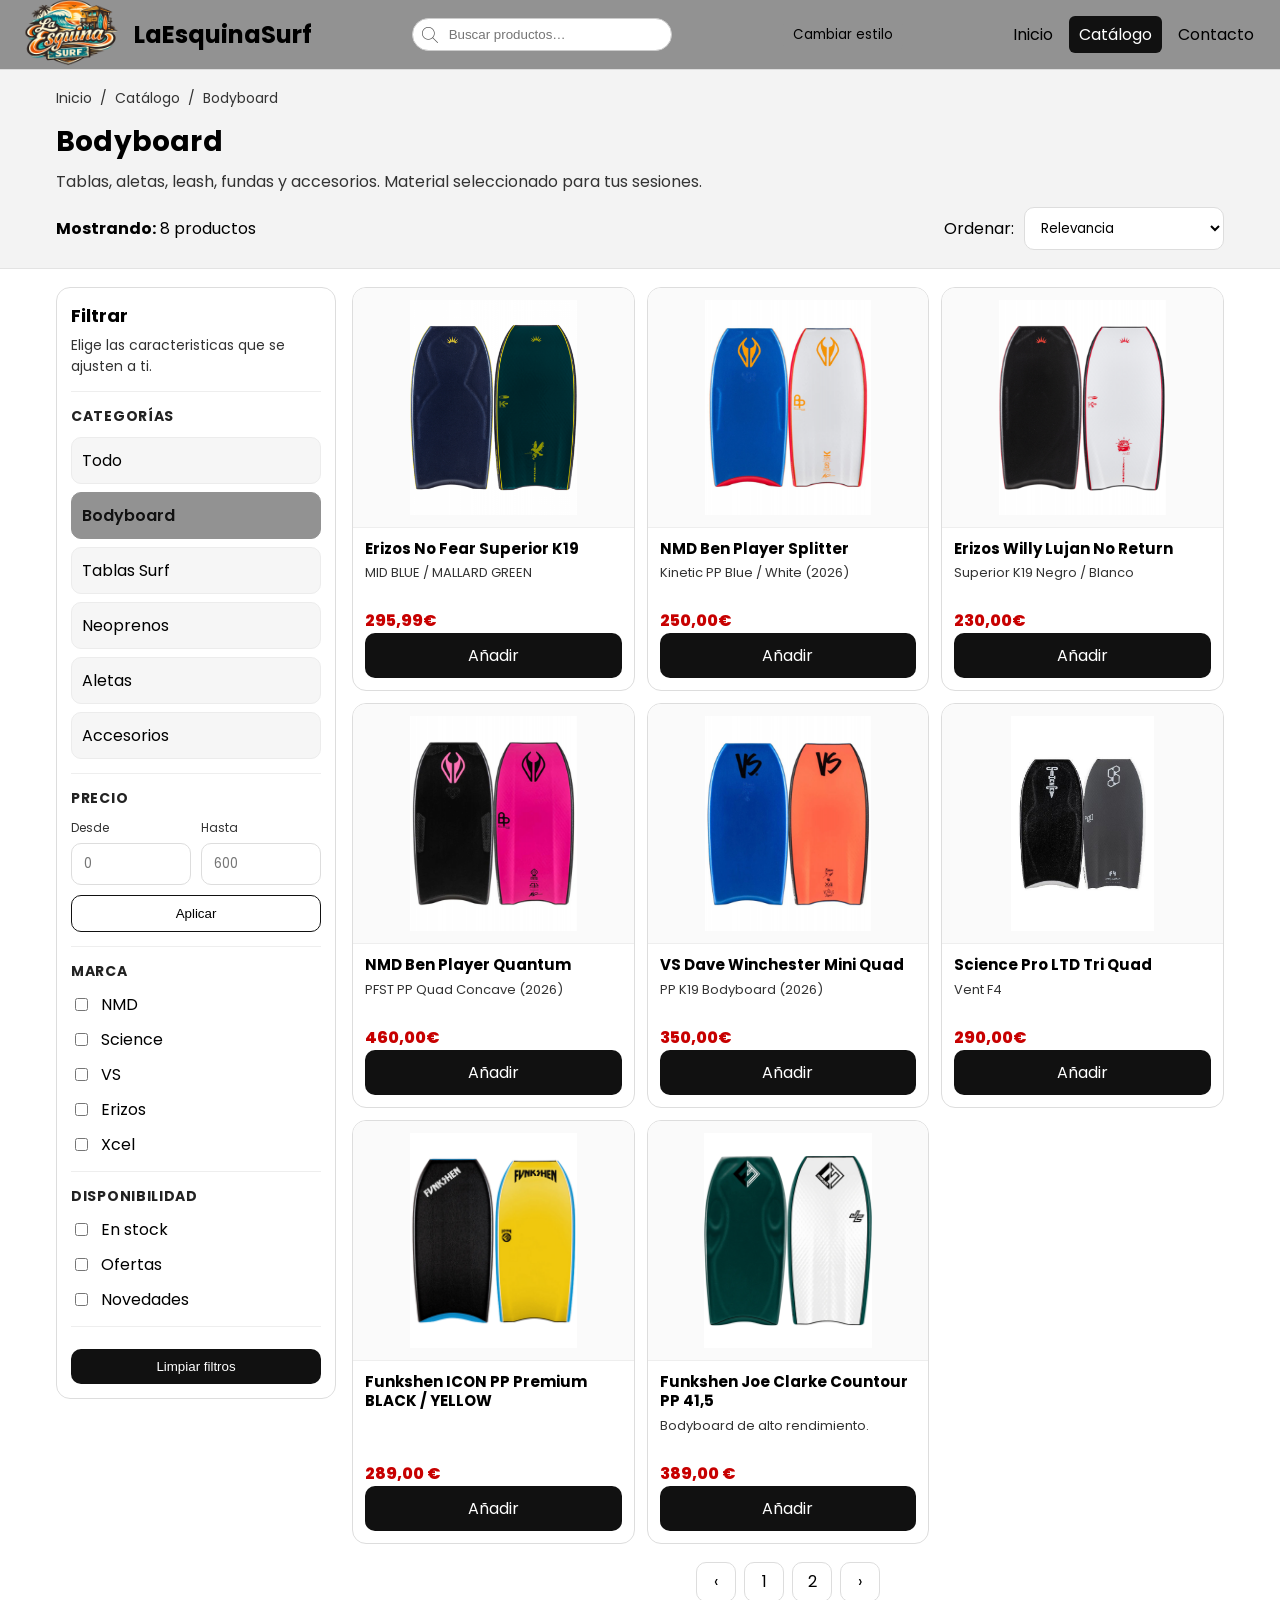
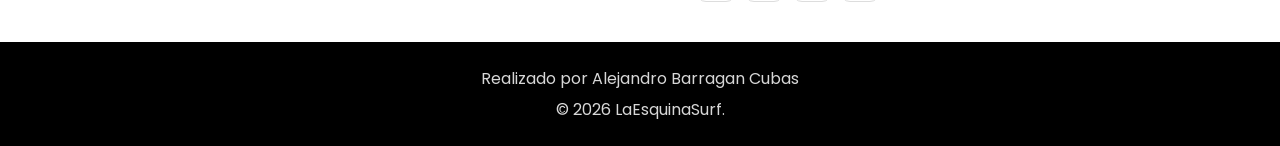
<file: PROYECTO 2ºTRIMESTRE/Paginas/Catalogos/catalogobodyboard.html>
<!DOCTYPE html>
<html lang="en">
<head>
    <meta charset="UTF-8">
    <meta name="viewport" content="width=device-width, initial-scale=1.0">
  
  <title>LaEsquinaSurf | Catálogo</title>
  <link rel="shortcut icon" href="../../imagenes/LOGO.png" type="image/x-icon">

  <!-- Google Fonts -->
  <link rel="preconnect" href="https://fonts.googleapis.com">
  <link rel="preconnect" href="https://fonts.gstatic.com" crossorigin>
  <link href="https://fonts.googleapis.com/css2?family=Poppins:wght@100;200;300;400;500;600;700;800;900&display=swap" rel="stylesheet">

  <link rel="stylesheet" href="../../CSS/estilocatalogo.css" />
</head>



<body id="pagina" class="claro">
  <!-- ===== HEADER  ===== -->
  <header class="header">
    <div class="nombre-tienda">
     <a class="logo" href="../../index.html">
        <img src="../../imagenes/LOGO.png" alt="Logo LaEsquinaSurf">
        <h2>LaEsquinaSurf</h2>
      </a>
    </div>

    <div class="buscador">
      <img class="icono-lupa" src="../../imagenes/lupa.png" alt="Buscar">
      <input id="buscar" type="text" placeholder="Buscar productos…">
    </div>
    
    <button onclick="cambiarModo()" id="botonModo" class="btn-modo">Cambiar estilo</button>


<nav class="nav" aria-label="Navegación principal">
      <a href="../../index.html">Inicio</a>
      <a class="is-active" href="catalogo.html">Catálogo</a>
      <a href="../contacto/contacto.html">Contacto</a>
      
</a>
    </nav>
  </header>

  <main>
    <!-- ===== portada / CABECERA DE CATEGORÍA ===== -->
    <section class="catalogo-portada">
      <div class="catalogo-portada-interior">
        <nav class="Directorio" aria-label="Directorio">
          <a href="index.html">Inicio</a>
          <span aria-hidden="true">/</span>
          <span>Catálogo</span>
          <span aria-hidden="true">/</span>
          <span>Bodyboard</span>
        </nav>

        <div class="titulo-catalogo">
          <h1>Bodyboard</h1>
          <p>Tablas, aletas, leash, fundas y accesorios. Material seleccionado para tus sesiones.</p>
        </div>

        <div class="contar-productos">
          <div class="resultados">
            <strong>Mostrando:</strong> 8 productos
          </div>

          <label class="ordenar">
            <span>Ordenar:</span>
            <select>
              <option value="relevancia">Relevancia</option>
              <option value="precio-asc">Precio: menor a mayor</option>
              <option value="precio-desc">Precio: mayor a menor</option>
              <option value="novedades">Novedades</option>
            </select>
          </label>
        </div>
      </div>
    </section>

    <!--  LAYOUT FILTROS  LISTADO  -->
    <section class="catalogo">
      <!-- ASIDE FILTROS -->
      <aside class="filtros" aria-label="Filtros del catálogo">
        <div class="filtro-bloque">
          <h2>Filtrar</h2>
          <p class="filtro-ayuda">Elige las caracteristicas que se ajusten a ti.</p>
        </div>

        <div class="filtro-bloque">
          <h3>Categorías</h3>
          <ul class="filtro-lista">
            <li><a class="filtro-link" href="catalogo.html">Todo</a></li>
            <li><a class="filtro-link is-active" href="catalogobodyboard.html">Bodyboard</a></li>
            <li><a class="filtro-link" href="catalogotablas.html">Tablas Surf</a></li>
            <li><a class="filtro-link" href="catalogoneoprenos.html">Neoprenos</a></li>
            <li><a class="filtro-link" href="catalogoaletas.html">Aletas</a></li>
            <li><a class="filtro-link" href="catalogoaccesorios.html">Accesorios</a></li>
          </ul>
        </div>

        <div class="filtro-bloque">
          <h3>Precio</h3>
          <div class="precio-flex">
            <label>
              <span>Desde</span>
              <input type="number" min="0" step="1" placeholder="0">
            </label>
            <label>
              <span>Hasta</span>
              <input type="number" min="0" step="1" placeholder="600">
            </label>
          </div>
          <button class="btn-sec" type="button">Aplicar</button>
        </div>

        <div class="filtro-bloque">
          <h3>Marca</h3>
          <label class="check"><input type="checkbox"> NMD</label>
          <label class="check"><input type="checkbox"> Science</label>
          <label class="check"><input type="checkbox"> VS</label>
          <label class="check"><input type="checkbox"> Erizos</label>
          <label class="check"><input type="checkbox"> Xcel</label>
        </div>

        <div class="filtro-bloque">
          <h3>Disponibilidad</h3>
          <label class="check"><input type="checkbox"> En stock</label>
          <label class="check"><input type="checkbox"> Ofertas</label>
          <label class="check"><input type="checkbox"> Novedades</label>
        </div>

        <div class="filtro-bloque">
          <button class="btn" type="button">Limpiar filtros</button>
        </div>
      </aside>

      <!-- LISTADO PRODUCTOS -->
      <section class="listado" aria-label="Listado de productos">
        <div class="productos-flex">
          
          <article class="producto">
            <a class="producto-media" href="#">
              <img src="../../imagenes/Galeria1.png" alt="Bodyboard Erizos No Fear Superior K19">
            </a>
          
            <div class="producto-info">
              <h3 class="producto-nombre">Erizos No Fear Superior K19</h3>
              <p class="producto-desc">MID BLUE / MALLARD GREEN</p>
              <div class="producto-meta">
                <span class="precio">295,99€</span>
             </div>
              <a class="btn-add" href="#">Añadir</a>
            </div>    
          </article>

          <article class="producto">
            <a class="producto-media" href="#">
              <img src="../../imagenes/Galeria2.png" alt="NMD Ben Player Splitter Channel Kinetic PP">
            </a>
            <div class="producto-info">
              <h3 class="producto-nombre">NMD Ben Player Splitter</h3>
              <p class="producto-desc">Kinetic PP Blue / White (2026)</p>
              <div class="producto-meta">
                <span class="precio">250,00€</span>
              </div>
              <a class="btn-add" href="#">Añadir</a>
            </div>
          </article>

          <article class="producto">
            <a class="producto-media" href="#">
              <img src="../../imagenes/Galeria3.png" alt="Erizos Willy Lujan No Return Superior K19">
            </a>
            <div class="producto-info">
              <h3 class="producto-nombre">Erizos Willy Lujan No Return</h3>
              <p class="producto-desc">Superior K19 Negro / Blanco</p>
              <div class="producto-meta">
                <span class="precio">230,00€</span>
              </div>
              <a class="btn-add" href="#">Añadir</a>
            </div>
          </article>

          <article class="producto">
            <a class="producto-media" href="#">
              <img src="../../imagenes/galeria4.png" alt="NMD Ben Player Quantum PFST">
            </a>
            <div class="producto-info">
              <h3 class="producto-nombre">NMD Ben Player Quantum</h3>
              <p class="producto-desc">PFST PP Quad Concave (2026)</p>
              <div class="producto-meta">
                <span class="precio">460,00€</span>
              </div>
              <a class="btn-add" href="#">Añadir</a>
            </div>
          </article>

          <article class="producto">
            <a class="producto-media" href="#">
              <img src="../../imagenes/Galrai5.png" alt="VS Dave Winchester Mini Quad PP K19">
            </a>
            <div class="producto-info">
              <h3 class="producto-nombre">VS Dave Winchester Mini Quad</h3>
              <p class="producto-desc">PP K19 Bodyboard (2026)</p>
              <div class="producto-meta">
                <span class="precio">350,00€</span>
              </div>
              <a class="btn-add" href="#">Añadir</a>
            </div>
          </article>

          <article class="producto">
            <a class="producto-media" href="#">
              <img src="../../imagenes/Galaraia10.jpg" alt="Bodyboard Science Pro LTD Tri Quad Vent F4">
            </a>
            <div class="producto-info">
              <h3 class="producto-nombre">Science Pro LTD Tri Quad</h3>
              <p class="producto-desc">Vent F4</p>
              <div class="producto-meta">
                <span class="precio">290,00€</span>
              </div>
              <a class="btn-add" href="#">Añadir</a>
            </div>
          </article>

          <article class="producto">
            <a class="producto-media" href="#">
              <img src="../../imagenes/boogiecata2.png" alt="Funkshen ICON PP Premium BLACK / YELLOW">
            </a>
            <div class="producto-info">
              <h3 class="producto-nombre">Funkshen ICON PP Premium BLACK / YELLOW</h3>
              <p class="producto-desc"></p>
              <div class="producto-meta">
                <span class="precio">289,00 €</span>
              </div>
              <a class="btn-add" href="#">Añadir</a>
            </div>
          </article>

          <article class="producto">
            <a class="producto-media" href="#">
              <img src="../../imagenes/Bodyboardcata2.png" alt="Funkshen Joe Clarke Countour PP 41,5">
            </a>
            <div class="producto-info">
              <h3 class="producto-nombre">Funkshen Joe Clarke Countour PP 41,5</h3>
              <p class="producto-desc">Bodyboard de alto rendimiento. 
             </p>
              <div class="producto-meta">
                <span class="precio">389,00 €</span>
              </div>
              <a class="btn-add" href="#">Añadir</a>
            </div>
          </article>

        </div>

        <!-- PAGINACIÓN -->
        <nav class="paginacion" aria-label="Paginación">
          <a class="pag-btn" href="#" aria-disabled="true">‹</a>
          <a class="pag-num" href="catalogo.html">1</a>
          <a class="pag-num" href="catalogo2.html">2</a>
         
          <a class="pag-btn" href="#">›</a>
        </nav>
      </section>
    </section>
  </main>

  <!-- FOOTER  -->
  <footer class="footer">
    <div class="footer-bottom">
      <p>Realizado por Alejandro Barragan Cubas</p>
      <p>© 2026 LaEsquinaSurf.</p>
    </div>
  </footer>

<script src="../../JS/fase5.js"></script>


</body>
</html>
</file>
<file: CSS/estilocatalogo.css>
/* ===== RESET / BASE ===== */
*{ box-sizing:border-box; }
body{
  margin:0;
  font-family:"Poppins", sans-serif;
  color:#111;
  background:#fff;
}
a{ color:inherit; text-decoration:none; }

/* ===== HEADER (igual que tu estilo) ===== */
.header{
  display:flex;
  align-items:center;
  justify-content:space-between;
  padding: 12px 16px;
  background:#929292;
  border-bottom:1px solid #ddd;
  position: sticky;
  top: 0;
  height: 70px;
  z-index: 10;
}

/* Logo */
.logo{
  display:flex;
  align-items:center;
  gap:8px;
  font-weight:700;
}

.logo img{
  width:auto;
  height: 110px;
  object-fit:contain;
}

/* BUSCADOR */
.buscador{
  position:relative;
  display:flex;
  align-items:center;
}

.buscador input{
  padding:8px 14px 8px 36px;
  border-radius:20px;
  border:1px solid #ccc;
  outline:none;
  width:260px;
}

.icono-lupa{
  position:absolute;
  left:10px;
  width:16px;
  height:16px;
  opacity:0.7;
}

.buscador input:focus{
  border-color:#000;
}


/*BOTON CAMBIAR ESTILO*/
.btn-modo{
 background-color: #929292;
 color: #000000;
 border: none;
 font-family: "Poppins", sans-serif;
 cursor: pointer;
  margin-left: 12px;
  padding:6px 10px;
  border-radius:6px;
  transition:.2s;
}
.btn-modo:hover{
   background:#292828;
    color:#fff;
}

/************* CAMBIO DE ESTILO *************/
.claro{
  background-color: white;
  color: black;
}

.oscuro{
  background-color: #1a1a1a;
  color: rgb(71, 73, 179);
}

/* Nav */
.nav{
  display:flex;
  align-items:center;
  gap:6px;
}
.nav a{
  padding:6px 10px;
  border-radius:6px;
  transition:.2s;
}
.nav a:hover{
  background:#292828;
  color:#fff;
}
.nav img{ width:30px; }

.nav .is-active{
  background:#111;
  color:#fff;
}



/* ===== portada DE CATEGORÍA ===== */
.catalogo-portada{
  background:#f3f3f3;
  border-bottom:1px solid #e3e3e3;
}
.catalogo-portada-interior{
  max-width:1200px;
  margin:0 auto;
  padding:18px 16px;
 display:flex;
  flex-direction:column;
  gap:12px;
}

.Directorio{
  display:flex;
  gap:8px;
  align-items:center;
  font-size:14px;
  color:#333;
}


.titulo-catalogo h1{
  margin:0;
  font-size:28px;
  letter-spacing:.2px;
}
.titulo-catalogo p{
  margin:6px 0 0;
  color:#333;
  line-height:1.6;
  max-width:65ch;
}

.contar-productos{
  display:flex;
  align-items:center;
  justify-content:space-between;
  gap:12px;
  flex-wrap:wrap;
}
.ordenar{
  display:flex;
  align-items:center;
  gap:10px;
}
.ordenar select{
  padding:10px 12px;
  border-radius:10px;
  border:1px solid #ddd;
  font-family:inherit;
  background:#fff;
}

/* ===== LAYOUT CATÁLOGO ===== */
.catalogo{
  max-width:1200px;
  margin:0 auto;
  padding:18px 16px 40px;
    display:flex;
  gap:16px;
  align-items:flex-start;
}

/* ===== FILTROS ===== */
.filtros{
  border:1px solid #ddd;
  border-radius:14px;
  background:#fff;
  padding:14px;
  height: fit-content;
  position: sticky;
  top: 92px; /* debajo del header sticky */
    flex: 0 0 280px;

}
.filtro-bloque + .filtro-bloque{
  margin-top:14px;
  padding-top:14px;
  border-top:1px solid #eee;
}
.filtros h2{
  margin:0;
  font-size:18px;
}
.filtro-ayuda{
  margin:6px 0 0;
  color:#333;
  font-size:14px;
  line-height:1.5;
}
.filtros h3{
  margin:0 0 10px;
  font-size:14px;
  text-transform:uppercase;
  letter-spacing:.7px;
  color:#222;
}

.filtro-lista{
  list-style:none;
  margin:0;
  padding:0;
  display:flex;
  flex-direction:column;
  gap:8px;
}
.filtro-link{
  display:block;
  padding:10px 10px;
  border-radius:10px;
  background:#f6f6f6;
  border:1px solid #ececec;
  transition:.2s;
}
.filtro-link:hover{
  background:#111;
  color:#fff;
  border-color:#111;
}
.filtro-link.is-current{
  background:#929292;
  border-color:#929292;
  color:#111;
  font-weight:600;
}
.filtro-link.is-active{
  background:#929292;
  border-color:#929292;
  color:#111;
  font-weight:600;
}
.check{
  display:flex;
  gap:10px;
  align-items:center;
  margin:10px 0;
  user-select:none;
}

.precio-flex{
  display:flex;
  gap:10px;
}
.precio-flex label{
  flex: 1 1 0;
}
.precio-flex label span{
  display:block;
  font-size:12px;
  color:#333;
  margin-bottom:6px;
}
.precio-flex input{
  width:100%;
  padding:10px 12px;
  border-radius:10px;
  border:1px solid #ddd;
  font-family:inherit;
}

/* Botones */
.btn{
  width:100%;
  display:inline-block;
  margin-top:8px;
  padding:10px 14px;
  background:#111;
  color:#fff;
  border:none;
  border-radius:10px;
  cursor:pointer;
  transition:.2s;
}
.btn:hover{ background:#444; }

.btn-sec{
  width:100%;
  margin-top:10px;
  padding:10px 14px;
  border-radius:10px;
  background:#fff;
  border:1px solid #111;
  cursor:pointer;
  transition:.2s;
}
.btn-sec:hover{
  background:#111;
  color:#fff;
}

/* ===== PRODUCTOS ===== */
.listado{
    flex: 1 1 auto;
  min-width:0;
}

/* CONTENEDOR PRODUCTOS */
.productos-flex{
  display:flex;
  flex-wrap:wrap;
  gap:12px;
  align-items:stretch;
}

/* 3 columnas escritorio */
.productos-flex .producto{
  flex: 0 0 calc((100% - (12px * 2)) / 3);
}

/* TARJETA PRODUCTO */
.producto{
  border:1px solid #ddd;
  border-radius:14px;
  overflow:hidden;
  background:#fff;
  transition: transform .2s;
  
  display:flex;
  flex-direction:column;
  height:100%;
}

.producto:hover{
  transform: translateY(-6px);
  box-shadow: 0 14px 30px rgba(0,0,0,.14);
}

/* IMAGEN */
.producto-media{
  position:relative;
  background:#fafafa;
  border-bottom:1px solid #eee;

  height:240px;
  display:flex;
  align-items:center;
  justify-content:center;
}

.producto-media img{
  width:100%;
  height:100%;
  object-fit:contain;
  padding:12px;
  display:block;
  border-radius:12px;
}

/* BADGE */
.badge{
  position:absolute;
  top:10px;
  left:10px;
  background:#929292;
  color:#111;
  padding:6px 10px;
  border-radius:999px;
  font-size:12px;
  font-weight:700;
}
.badge.badge-dark{
  background:#111;
  color:#fff;
}

/* INFO PRODUCTO */
.producto-info{
  padding:12px;
  display:flex;
  flex-direction:column;
  flex:1;
}

.producto-nombre{
  margin:0;
  font-size:15px;
  line-height:1.25;
}

.producto-desc{
  margin:6px 0 0;
  color:#333;
  font-size:13px;
  line-height:1.4;
  min-height:34px;
}

.producto-meta{
  display:flex;
  align-items:center;
  justify-content:space-between;
  gap:10px;
  margin-top:10px;
}

.precio{
  color:#c70000;
  font-weight:800;
}

.stock{
  font-size:12px;
  padding:4px 8px;
  border-radius:999px;
  border:1px solid #ddd;
}

.stock.ok{ background:#f1fff1; }
.stock.warn{ background:#fff6e6; }

/* BOTÓN */
.btn-add{
  margin-top:auto;
  display:block;
  text-align:center;
  padding:10px 12px;
  border-radius:10px;
  background:#111;
  color:#fff;
  transition:.2s;
}

.btn-add:hover{
  background:#444;
}

/* ===== PAGINACIÓN ===== */
.paginacion{
  display:flex;
  gap:8px;
  justify-content:center;
  align-items:center;
  margin-top:18px;
}
.pag-btn,
.pag-num{
  min-width:40px;
  height:40px;
  display:flex;
  align-items:center;
  justify-content:center;
  border-radius:10px;
  border:1px solid #ddd;
  background:#fff;
  transition:.2s;
}
.pag-num:hover,
.pag-btn:hover{
  background:#111;
  color:#fff;
  border-color:#111;
}
.pag-num.is-current{
  background:#929292;
  border-color:#929292;
  font-weight:700;
}

/* ===== FOOTER (simple) ===== */
.footer{
  padding:18px 16px;
  background:#000;
  color:#fff;
  text-align:center;
}
.footer-bottom p{
  margin:6px 0;
  color:#d7d7d7;
}

/* ===== RESPONSIVE (3 tamaños) ===== */

/* Tablet */
@media (max-width: 900px){
  .header{
    flex-wrap:wrap;
  }
  .buscador{
    flex: 1 1 100%;
    order:3;
  }
  .nav{ order:2; }

 .catalogo{
    flex-direction:column;
  }
  .filtros{
    flex: 0 0 auto;
    width:100%;
    position: static;
  }
   .productos-flex .producto{
    flex: 0 0 calc((100% - 12px) / 2);
  }
}

/* Móvil */
@media (max-width: 600px){
  .logo img{ height:60px; }
  .logo h2{ font-size:16px; }

  .nav{
    width:100%;
    justify-content:space-between;
  }
 .productos-flex .producto{
    flex: 0 0 100%;
  }
  .producto-media img{
    height:220px;
  }

  .titulo-catalogo h1{ font-size:22px; }
}
@media (max-width: 1200px){
  .header{
    padding: 12px;
  }
}
</file>
<file: CSS/estiloscontacto.css>
* { 
  box-sizing: border-box; 
}

/* ===== BODY ===== */
body { 
  margin: 0; 
 font-family: "Poppins", sans-serif; /*Google font*/
   color: #111; 
  background: #ffffff; 
}

a { 
  color: inherit; 
  text-decoration: none; 
}

/******************* CABECERA *************/
.header{
  display:flex; 
  align-items:center; 
  justify-content:space-between;
  padding: 12px 16px;
  background:#929292; 
  border-bottom:1px solid #ddd;
  position: sticky; 
  top: 0;
  height: 70px;
}

/*BOTON CAMBIAR ESTILO*/
.btn-modo{
 background-color: #929292;
 color: #000000;
 border: none;
 font-family: "Poppins", sans-serif;
 cursor: pointer;
  margin-left: 12px;
  padding:6px 10px;
  border-radius:6px;
  transition:.2s;
}
.btn-modo:hover{
   background:#292828;
    color:#fff;
}

/************* CAMBIO DE ESTILO *************/
.claro{
  background-color: white;
  color: black;
}

.oscuro{
  background-color: #1a1a1a;
  color: rgb(71, 73, 179);
}

/***************** NAV ****************/
.nav a{ 
  margin-left: 12px;
  padding:6px 10px;
  border-radius:6px;
  transition:.2s;
}

.nav a:hover{
  background:#292828;
  color:#fff;
}

.nav img{
  width: 30px;
}

.nav .is-active{
  background:#111;
  color:#fff;
}

/***************** LOGO ****************/
.logo{
  display:flex;
  align-items:center;
  gap:8px;
  font-weight:700;
}

.logo img{
  width:auto;
  height:110px;
  object-fit:contain;
}

/***************** SECCIÓN ****************/
.section{ 
  padding: 28px 16px; 
  text-align:center;
}

/***************** CARDS ****************/

.card h2,
.card p,
.form-contacto  p{
  background-color: #929292;
  margin: 0;
  padding: 10px;
  border-radius: 12px;
}

/* ===== CONTENEDOR CONTACTO FLEX ===== */
.contacto-flex{
  display:flex;
  gap:12px;
  align-items:stretch;
  margin-top:20px;
}

/* cada card ocupa la mitad */
.contacto-flex .card{
  flex:1;
}

/***************** FORMULARIO ****************/
.form-contacto{
  display:flex;
  flex-direction:column;
  gap:10px;
  text-align:center;
  padding:14px;
}

.form-contacto label,
.form-contacto p{
  text-align:center;
  margin:6px 0 0;
}

/* inputs mismo patrón web */
.form-contacto input,
.form-contacto select,
.form-contacto textarea{
  width:100%;
  padding:10px;
  border:1px solid #ddd;
  border-radius:10px;
  font-family:inherit;
}

.form-contacto input:focus,
.form-contacto select:focus,
.form-contacto textarea:focus{
  border-color:#000;
  outline:none;
}

/* textarea */
.form-contacto textarea{
  resize:vertical;
}

/***************** BOTÓN ****************/
.btn{
  display:inline-block;
  margin-top:10px;
  padding:10px 14px;
  background:#111;
  color:#fff;
  border:none;
  border-radius:8px;
}

.btn:hover{
  background:#444;
}

/***************** MAPA ****************/
iframe{
  border-radius:12px;
}

/***************** FOOTER SIMPLE ****************/
.footer{
  padding:18px 16px;
  background:#000000;
  border-top:1px solid #ddd;
  text-align:center;
  color: white;
}

/***************** RESPONSIVE ****************/
@media (max-width: 900px){

  .contacto-flex{
    flex-direction:column;
  }

}

@media (max-width: 600px) {

header{
flex-direction: column;
align-items: center;
}

nav{
flex-direction: column;
gap: 10px;
}

.contenedor-contacto{
flex-direction: column;
padding: 20px;
}

footer{
flex-direction: column;
text-align: center;
}

}
@media (max-width: 1200px){
  .header{
    padding: 12px;
  }
}
</file>
<file: PROYECTO 2ºTRIMESTRE/CSS/estilocatalogo.css>
/* ===== RESET / BASE ===== */
*{ box-sizing:border-box; }
body{
  margin:0;
  font-family:"Poppins", sans-serif;
  color:#111;
  background:#fff;
}
a{ color:inherit; text-decoration:none; }

/* ===== HEADER (igual que tu estilo) ===== */
.header{
  display:flex;
  align-items:center;
  justify-content:space-between;
  padding: 12px 16px;
  background:#929292;
  border-bottom:1px solid #ddd;
  position: sticky;
  top: 0;
  height: 70px;
  z-index: 10;
}

/* Logo */
.logo{
  display:flex;
  align-items:center;
  gap:8px;
  font-weight:700;
}

.logo img{
  width:auto;
  height: 110px;
  object-fit:contain;
}

/* BUSCADOR */
.buscador{
  position:relative;
  display:flex;
  align-items:center;
}

.buscador input{
  padding:8px 14px 8px 36px;
  border-radius:20px;
  border:1px solid #ccc;
  outline:none;
  width:260px;
}

.icono-lupa{
  position:absolute;
  left:10px;
  width:16px;
  height:16px;
  opacity:0.7;
}

.buscador input:focus{
  border-color:#000;
}


/*BOTON CAMBIAR ESTILO*/
.btn-modo{
 background-color: #929292;
 color: #000000;
 border: none;
 font-family: "Poppins", sans-serif;
 cursor: pointer;
  margin-left: 12px;
  padding:6px 10px;
  border-radius:6px;
  transition:.2s;
}
.btn-modo:hover{
   background:#292828;
    color:#fff;
}

/************* CAMBIO DE ESTILO *************/
.claro{
  background-color: white;
  color: black;
}

.oscuro{
  background-color: #1a1a1a;
  color: rgb(71, 73, 179);
}

/* Nav */
.nav{
  display:flex;
  align-items:center;
  gap:6px;
}
.nav a{
  padding:6px 10px;
  border-radius:6px;
  transition:.2s;
}
.nav a:hover{
  background:#292828;
  color:#fff;
}
.nav img{ width:30px; }

.nav .is-active{
  background:#111;
  color:#fff;
}



/* ===== portada DE CATEGORÍA ===== */
.catalogo-portada{
  background:#f3f3f3;
  border-bottom:1px solid #e3e3e3;
}
.catalogo-portada-interior{
  max-width:1200px;
  margin:0 auto;
  padding:18px 16px;
 display:flex;
  flex-direction:column;
  gap:12px;
}

.Directorio{
  display:flex;
  gap:8px;
  align-items:center;
  font-size:14px;
  color:#333;
}


.titulo-catalogo h1{
  margin:0;
  font-size:28px;
  letter-spacing:.2px;
}
.titulo-catalogo p{
  margin:6px 0 0;
  color:#333;
  line-height:1.6;
  max-width:65ch;
}

.contar-productos{
  display:flex;
  align-items:center;
  justify-content:space-between;
  gap:12px;
  flex-wrap:wrap;
}
.ordenar{
  display:flex;
  align-items:center;
  gap:10px;
}
.ordenar select{
  padding:10px 12px;
  border-radius:10px;
  border:1px solid #ddd;
  font-family:inherit;
  background:#fff;
}

/* ===== LAYOUT CATÁLOGO ===== */
.catalogo{
  max-width:1200px;
  margin:0 auto;
  padding:18px 16px 40px;
    display:flex;
  gap:16px;
  align-items:flex-start;
}

/* ===== FILTROS ===== */
.filtros{
  border:1px solid #ddd;
  border-radius:14px;
  background:#fff;
  padding:14px;
  height: fit-content;
  position: sticky;
  top: 92px; /* debajo del header sticky */
    flex: 0 0 280px;

}
.filtro-bloque + .filtro-bloque{
  margin-top:14px;
  padding-top:14px;
  border-top:1px solid #eee;
}
.filtros h2{
  margin:0;
  font-size:18px;
}
.filtro-ayuda{
  margin:6px 0 0;
  color:#333;
  font-size:14px;
  line-height:1.5;
}
.filtros h3{
  margin:0 0 10px;
  font-size:14px;
  text-transform:uppercase;
  letter-spacing:.7px;
  color:#222;
}

.filtro-lista{
  list-style:none;
  margin:0;
  padding:0;
  display:flex;
  flex-direction:column;
  gap:8px;
}
.filtro-link{
  display:block;
  padding:10px 10px;
  border-radius:10px;
  background:#f6f6f6;
  border:1px solid #ececec;
  transition:.2s;
}
.filtro-link:hover{
  background:#111;
  color:#fff;
  border-color:#111;
}
.filtro-link.is-current{
  background:#929292;
  border-color:#929292;
  color:#111;
  font-weight:600;
}
.filtro-link.is-active{
  background:#929292;
  border-color:#929292;
  color:#111;
  font-weight:600;
}
.check{
  display:flex;
  gap:10px;
  align-items:center;
  margin:10px 0;
  user-select:none;
}

.precio-flex{
  display:flex;
  gap:10px;
}
.precio-flex label{
  flex: 1 1 0;
}
.precio-flex label span{
  display:block;
  font-size:12px;
  color:#333;
  margin-bottom:6px;
}
.precio-flex input{
  width:100%;
  padding:10px 12px;
  border-radius:10px;
  border:1px solid #ddd;
  font-family:inherit;
}

/* Botones */
.btn{
  width:100%;
  display:inline-block;
  margin-top:8px;
  padding:10px 14px;
  background:#111;
  color:#fff;
  border:none;
  border-radius:10px;
  cursor:pointer;
  transition:.2s;
}
.btn:hover{ background:#444; }

.btn-sec{
  width:100%;
  margin-top:10px;
  padding:10px 14px;
  border-radius:10px;
  background:#fff;
  border:1px solid #111;
  cursor:pointer;
  transition:.2s;
}
.btn-sec:hover{
  background:#111;
  color:#fff;
}

/* ===== PRODUCTOS ===== */
.listado{
    flex: 1 1 auto;
  min-width:0;
}

/* CONTENEDOR PRODUCTOS */
.productos-flex{
  display:flex;
  flex-wrap:wrap;
  gap:12px;
  align-items:stretch;
}

/* 3 columnas escritorio */
.productos-flex .producto{
  flex: 0 0 calc((100% - (12px * 2)) / 3);
}

/* TARJETA PRODUCTO */
.producto{
  border:1px solid #ddd;
  border-radius:14px;
  overflow:hidden;
  background:#fff;
  transition: transform .2s;
  
  display:flex;
  flex-direction:column;
  height:100%;
}

.producto:hover{
  transform: translateY(-6px);
  box-shadow: 0 14px 30px rgba(0,0,0,.14);
}

/* IMAGEN */
.producto-media{
  position:relative;
  background:#fafafa;
  border-bottom:1px solid #eee;

  height:240px;
  display:flex;
  align-items:center;
  justify-content:center;
}

.producto-media img{
  width:100%;
  height:100%;
  object-fit:contain;
  padding:12px;
  display:block;
  border-radius:12px;
}

/* BADGE */
.badge{
  position:absolute;
  top:10px;
  left:10px;
  background:#929292;
  color:#111;
  padding:6px 10px;
  border-radius:999px;
  font-size:12px;
  font-weight:700;
}
.badge.badge-dark{
  background:#111;
  color:#fff;
}

/* INFO PRODUCTO */
.producto-info{
  padding:12px;
  display:flex;
  flex-direction:column;
  flex:1;
}

.producto-nombre{
  margin:0;
  font-size:15px;
  line-height:1.25;
}

.producto-desc{
  margin:6px 0 0;
  color:#333;
  font-size:13px;
  line-height:1.4;
  min-height:34px;
}

.producto-meta{
  display:flex;
  align-items:center;
  justify-content:space-between;
  gap:10px;
  margin-top:10px;
}

.precio{
  color:#c70000;
  font-weight:800;
}

.stock{
  font-size:12px;
  padding:4px 8px;
  border-radius:999px;
  border:1px solid #ddd;
}

.stock.ok{ background:#f1fff1; }
.stock.warn{ background:#fff6e6; }

/* BOTÓN */
.btn-add{
  margin-top:auto;
  display:block;
  text-align:center;
  padding:10px 12px;
  border-radius:10px;
  background:#111;
  color:#fff;
  transition:.2s;
}

.btn-add:hover{
  background:#444;
}

/* ===== PAGINACIÓN ===== */
.paginacion{
  display:flex;
  gap:8px;
  justify-content:center;
  align-items:center;
  margin-top:18px;
}
.pag-btn,
.pag-num{
  min-width:40px;
  height:40px;
  display:flex;
  align-items:center;
  justify-content:center;
  border-radius:10px;
  border:1px solid #ddd;
  background:#fff;
  transition:.2s;
}
.pag-num:hover,
.pag-btn:hover{
  background:#111;
  color:#fff;
  border-color:#111;
}
.pag-num.is-current{
  background:#929292;
  border-color:#929292;
  font-weight:700;
}

/* ===== FOOTER (simple) ===== */
.footer{
  padding:18px 16px;
  background:#000;
  color:#fff;
  text-align:center;
}
.footer-bottom p{
  margin:6px 0;
  color:#d7d7d7;
}

/* ===== RESPONSIVE (3 tamaños) ===== */

/* Tablet */
@media (max-width: 900px){
  .header{
    flex-wrap:wrap;
  }
  .buscador{
    flex: 1 1 100%;
    order:3;
  }
  .nav{ order:2; }

 .catalogo{
    flex-direction:column;
  }
  .filtros{
    flex: 0 0 auto;
    width:100%;
    position: static;
  }
   .productos-flex .producto{
    flex: 0 0 calc((100% - 12px) / 2);
  }
}

/* Móvil */
@media (max-width: 600px){
  .logo img{ height:60px; }
  .logo h2{ font-size:16px; }

  .nav{
    width:100%;
    justify-content:space-between;
  }
 .productos-flex .producto{
    flex: 0 0 100%;
  }
  .producto-media img{
    height:220px;
  }

  .titulo-catalogo h1{ font-size:22px; }
}
@media (max-width: 1200px){
  .header{
    padding: 12px;
  }
}
</file>
